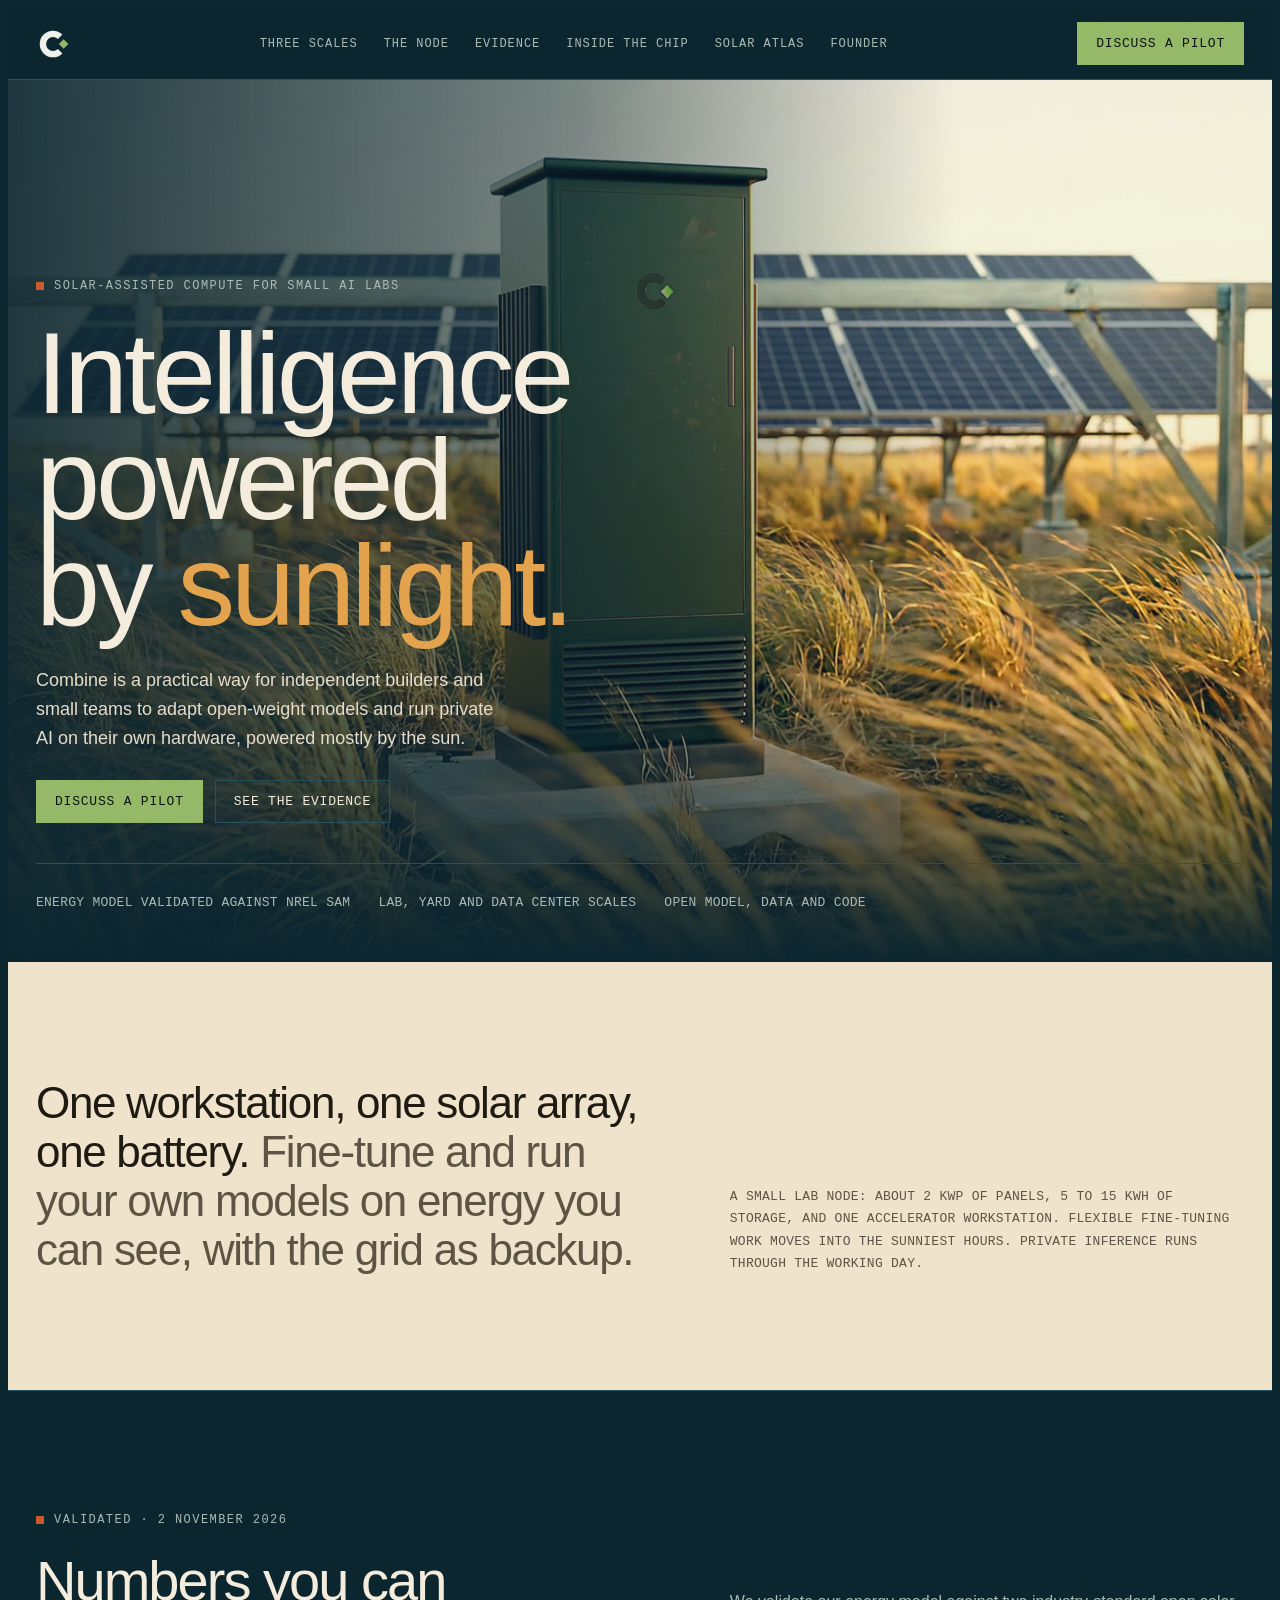
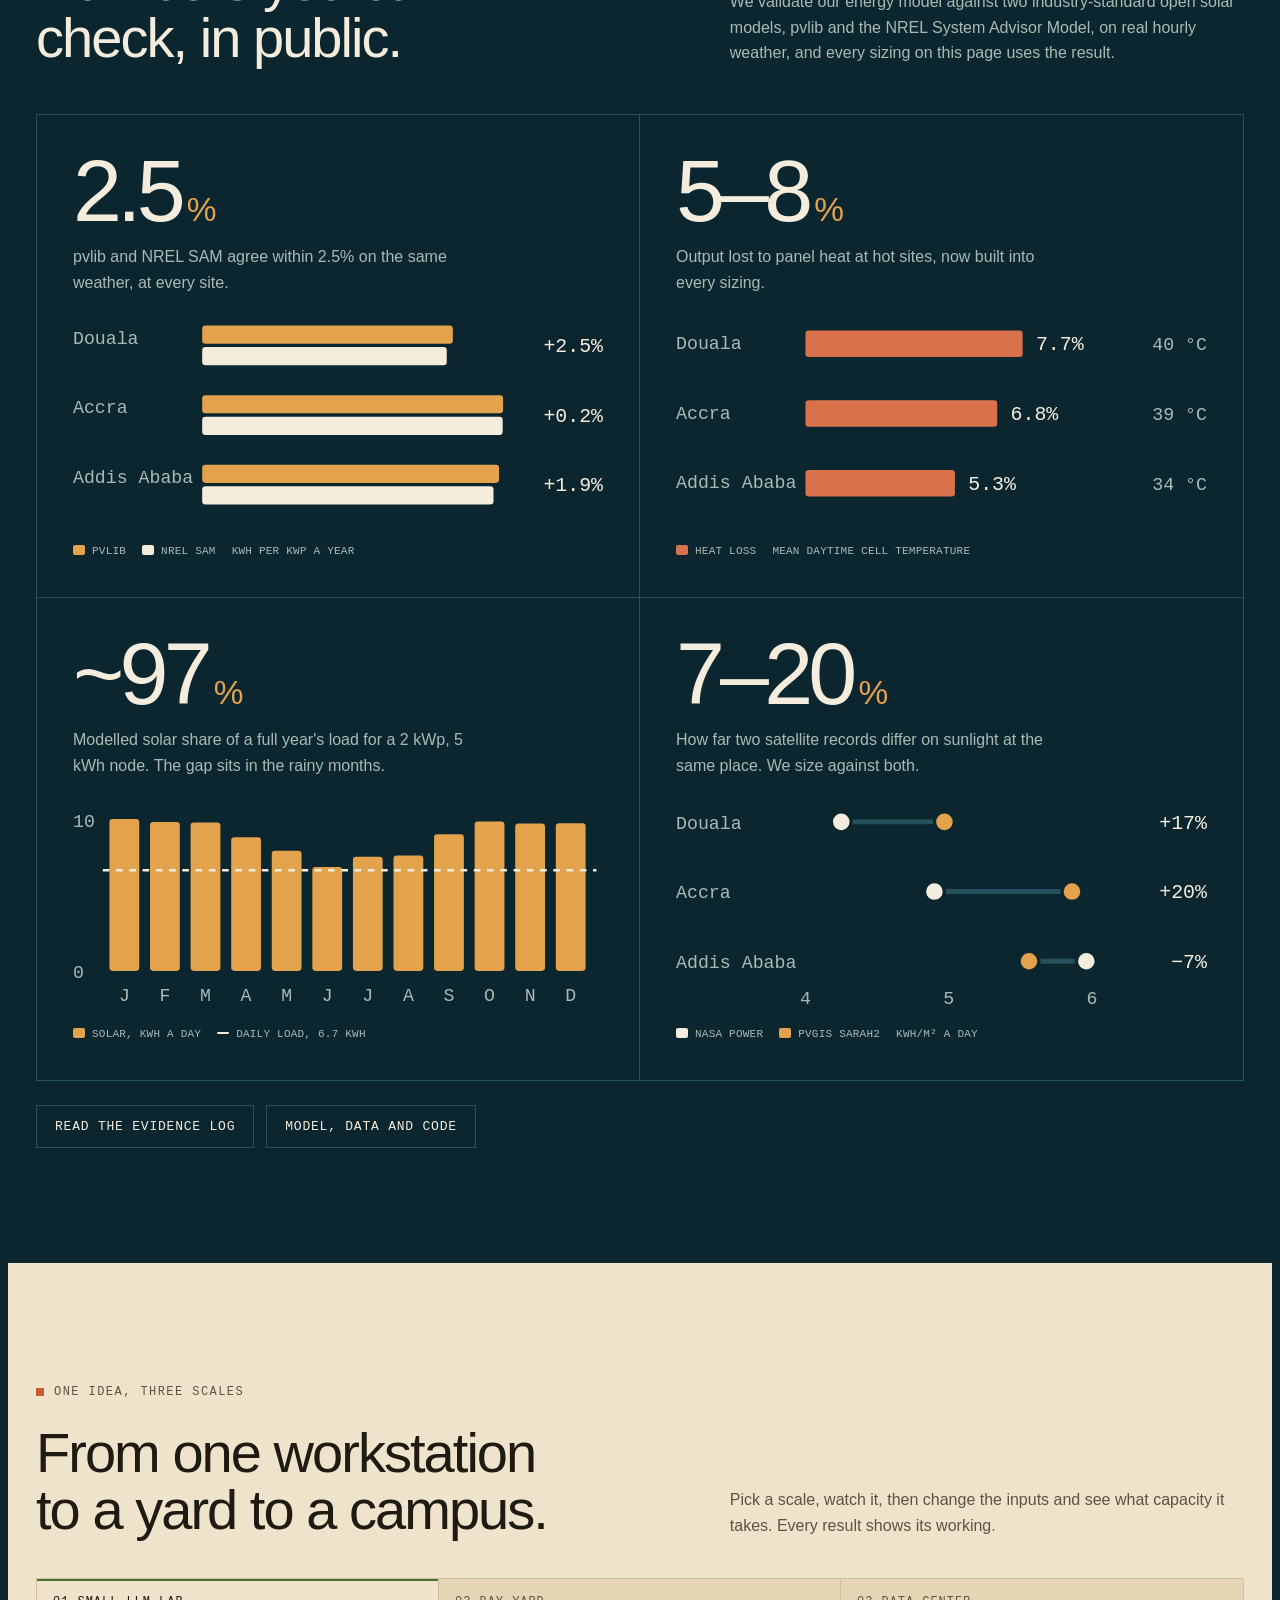
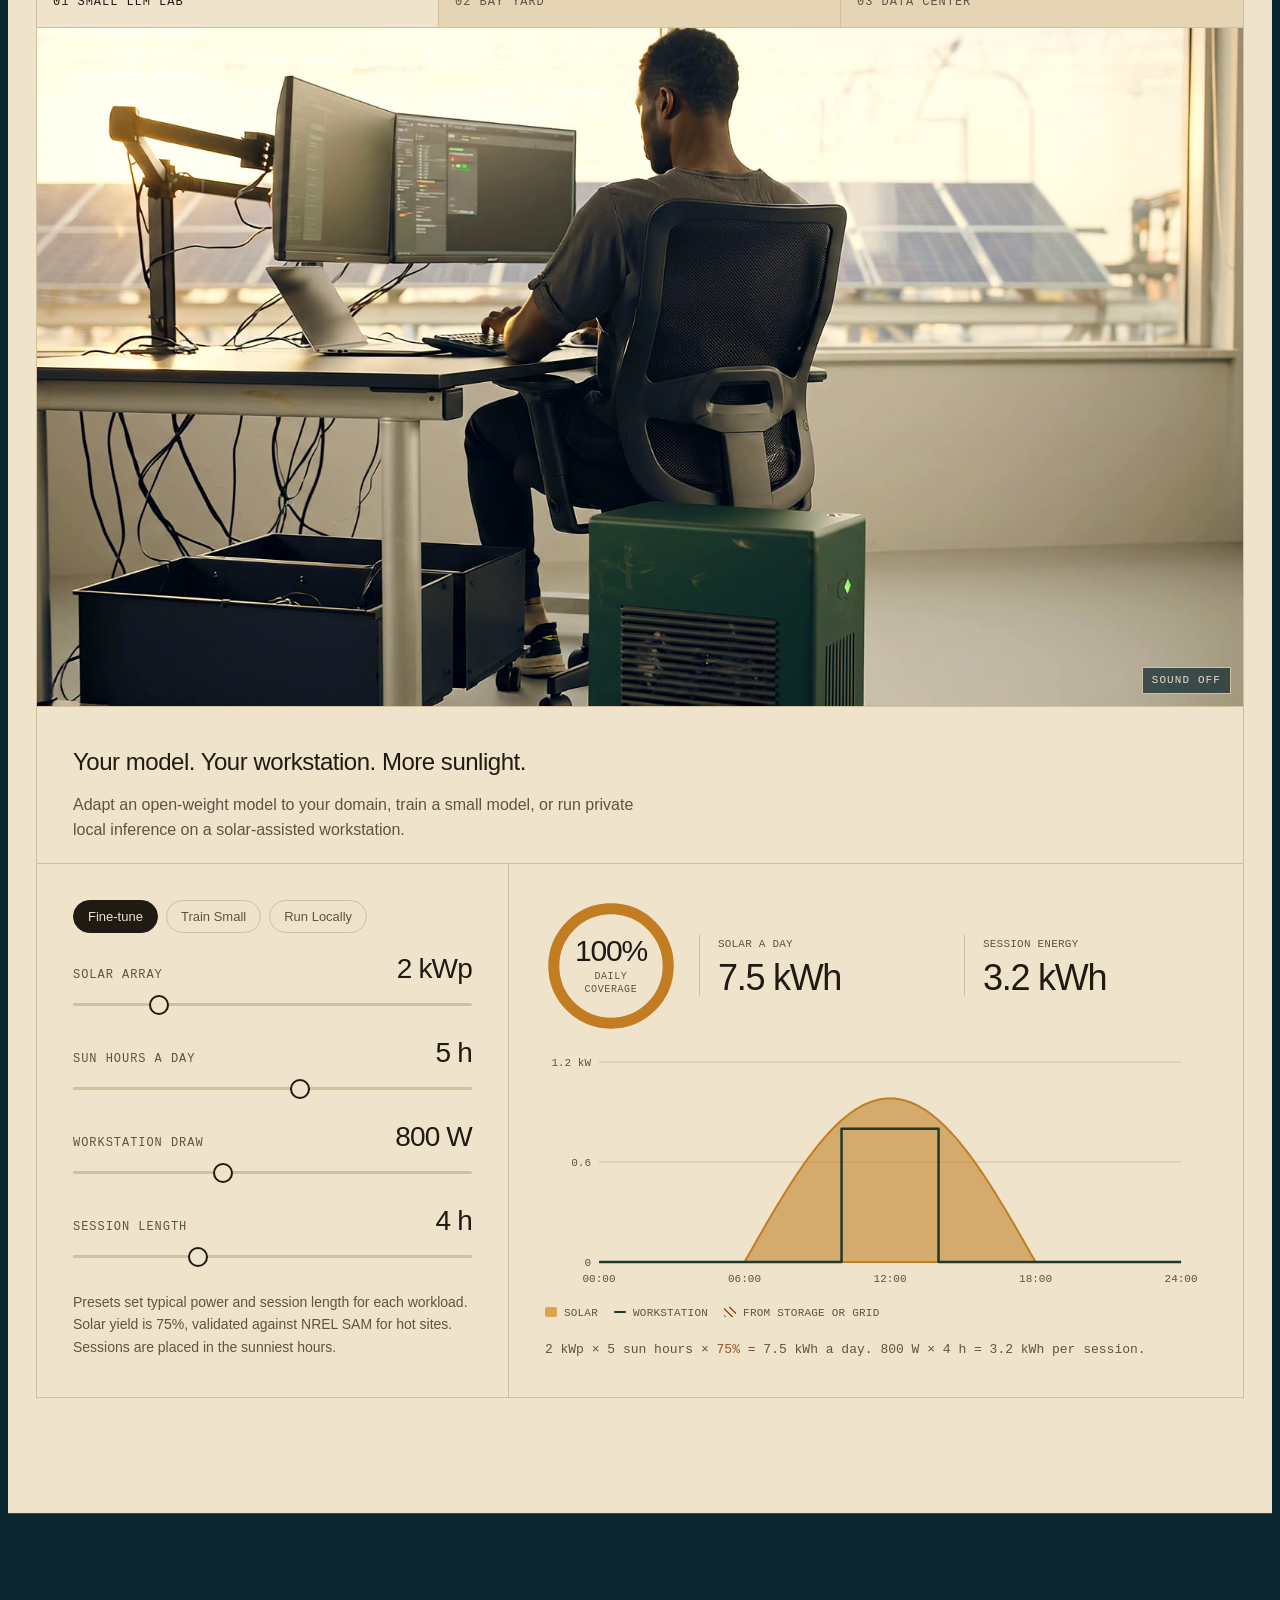
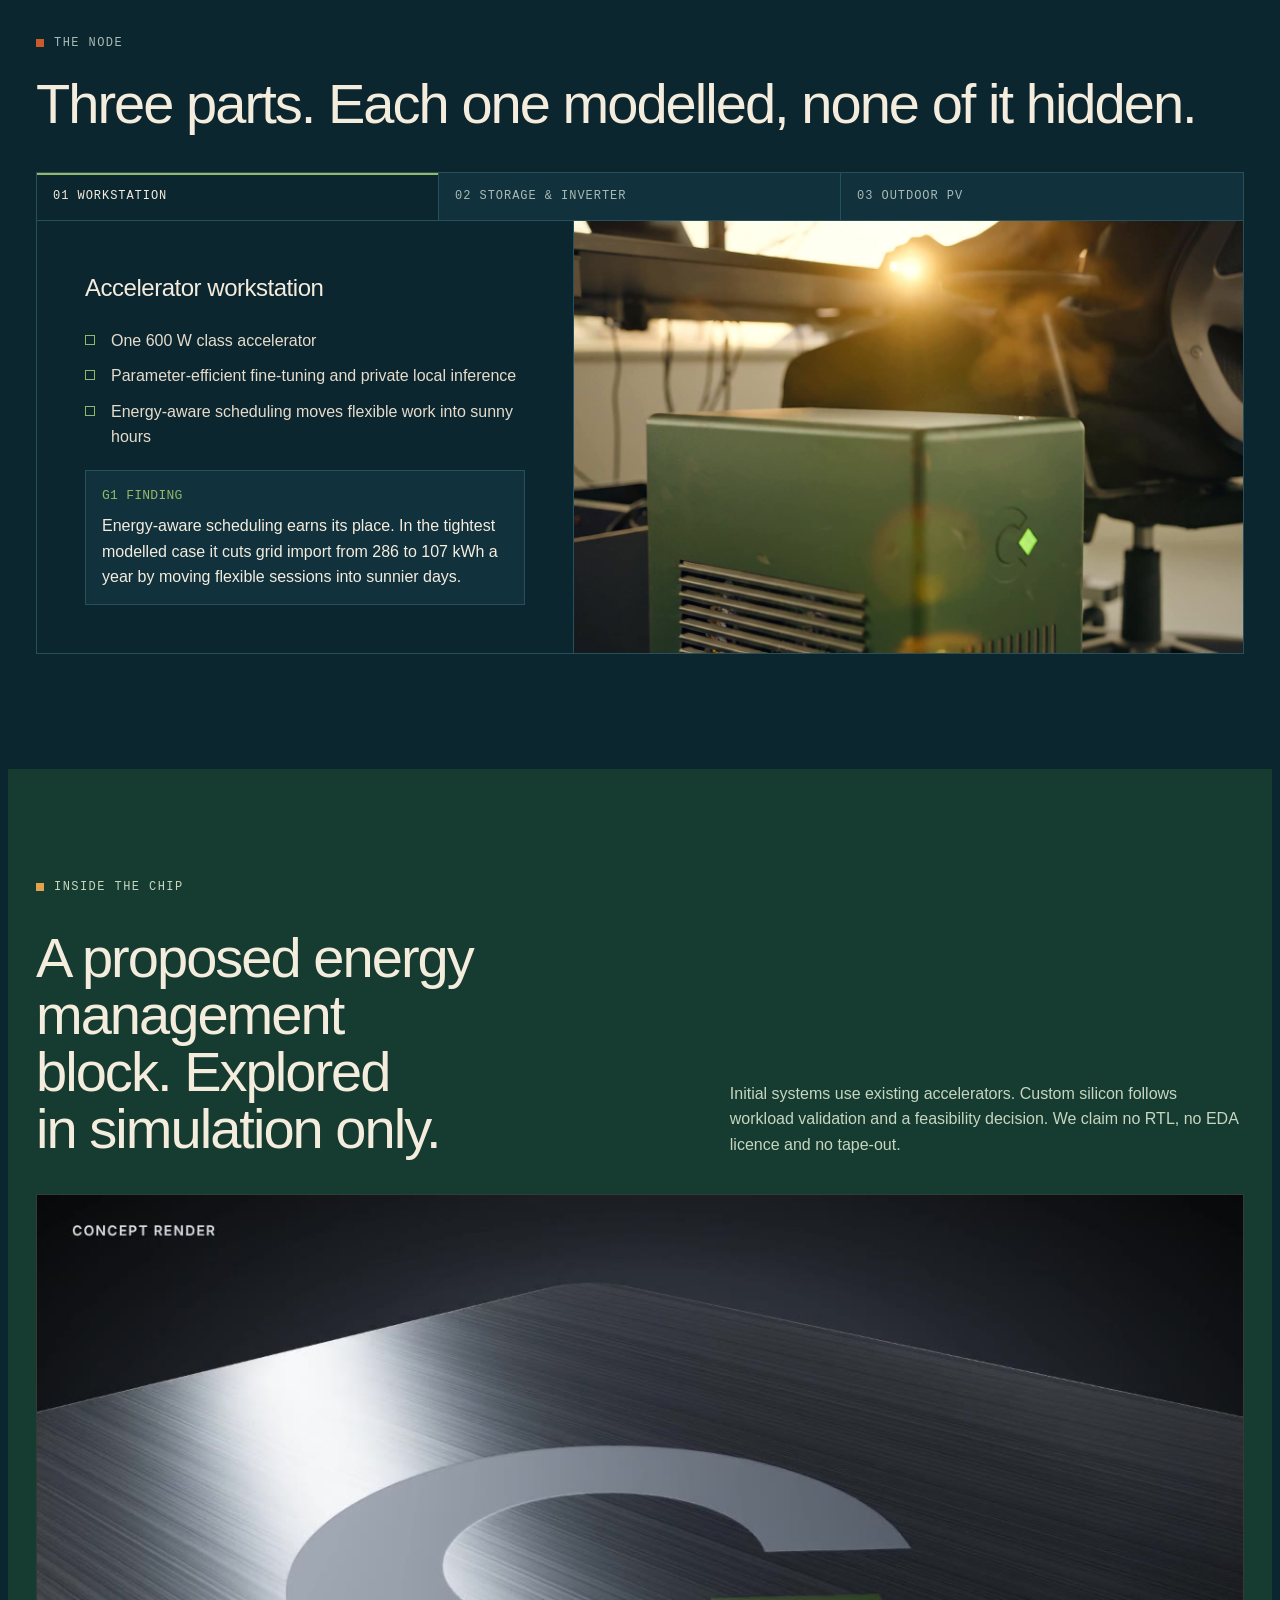
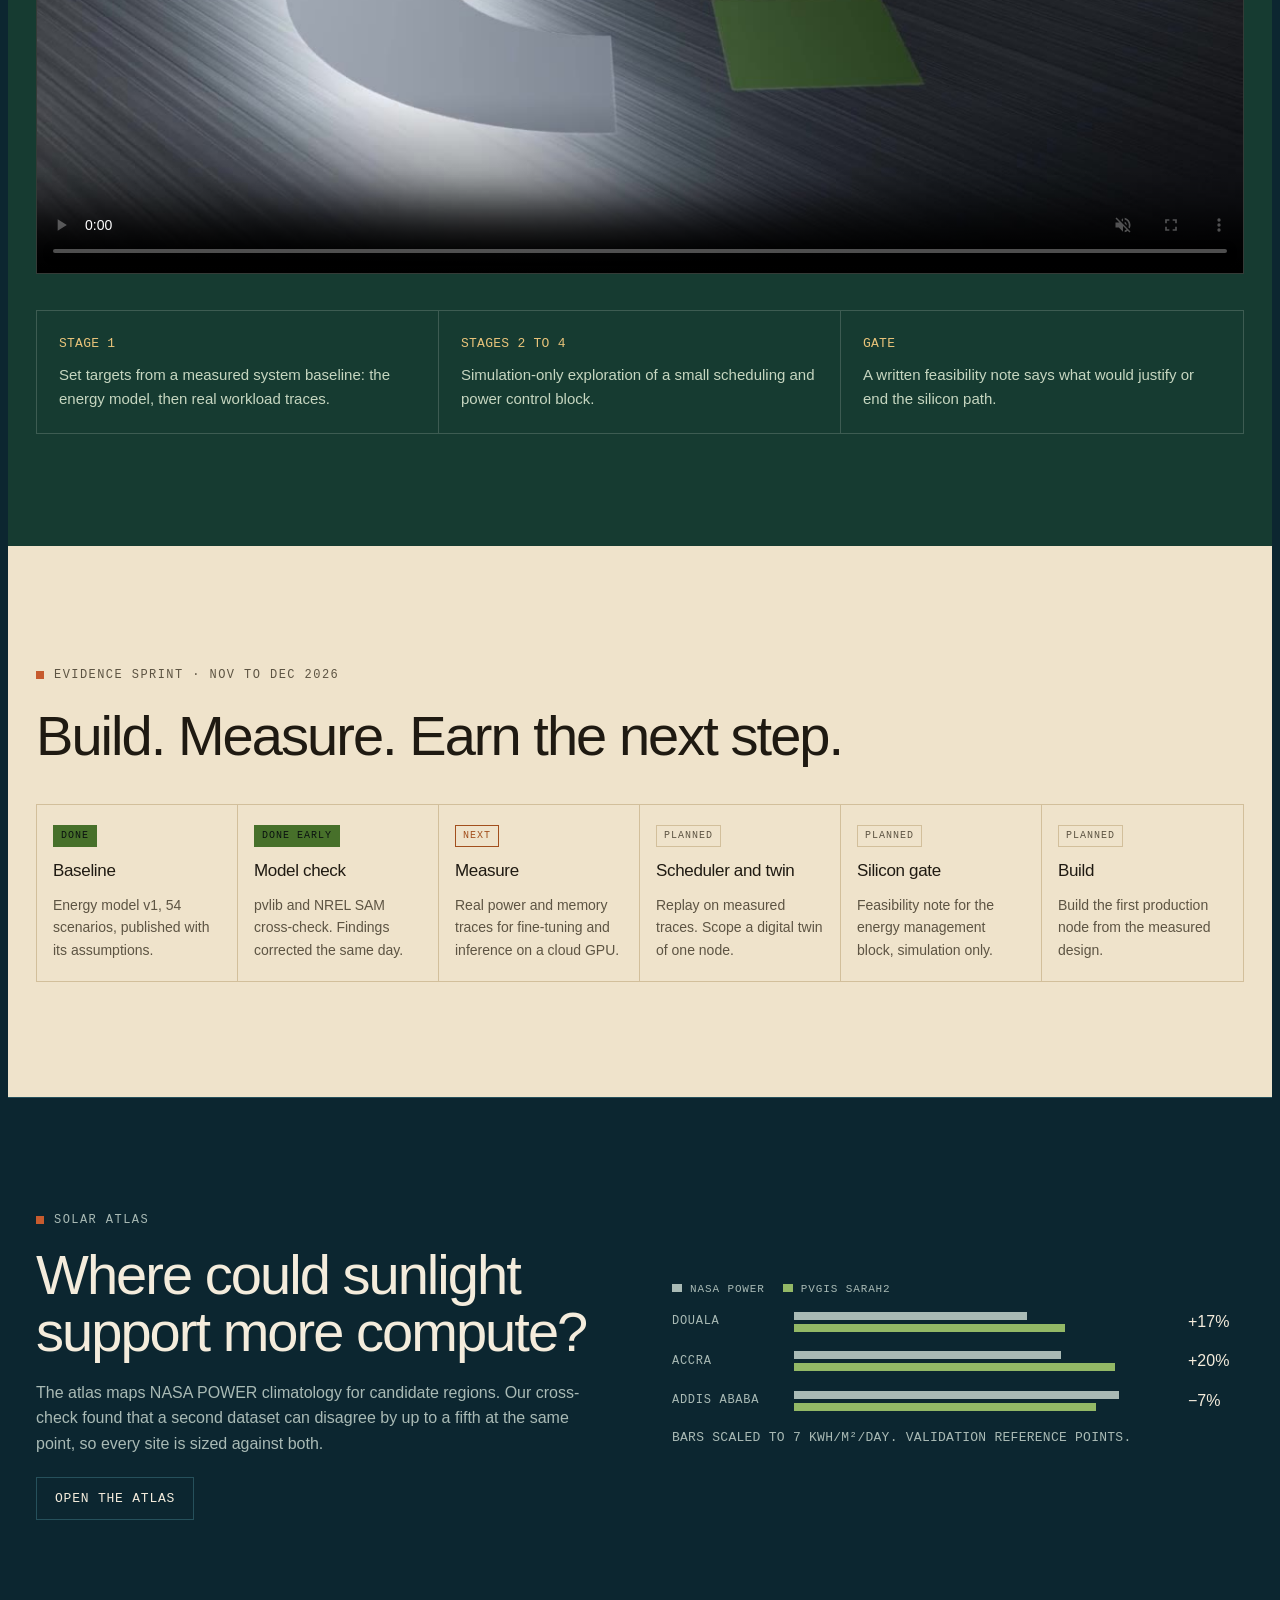
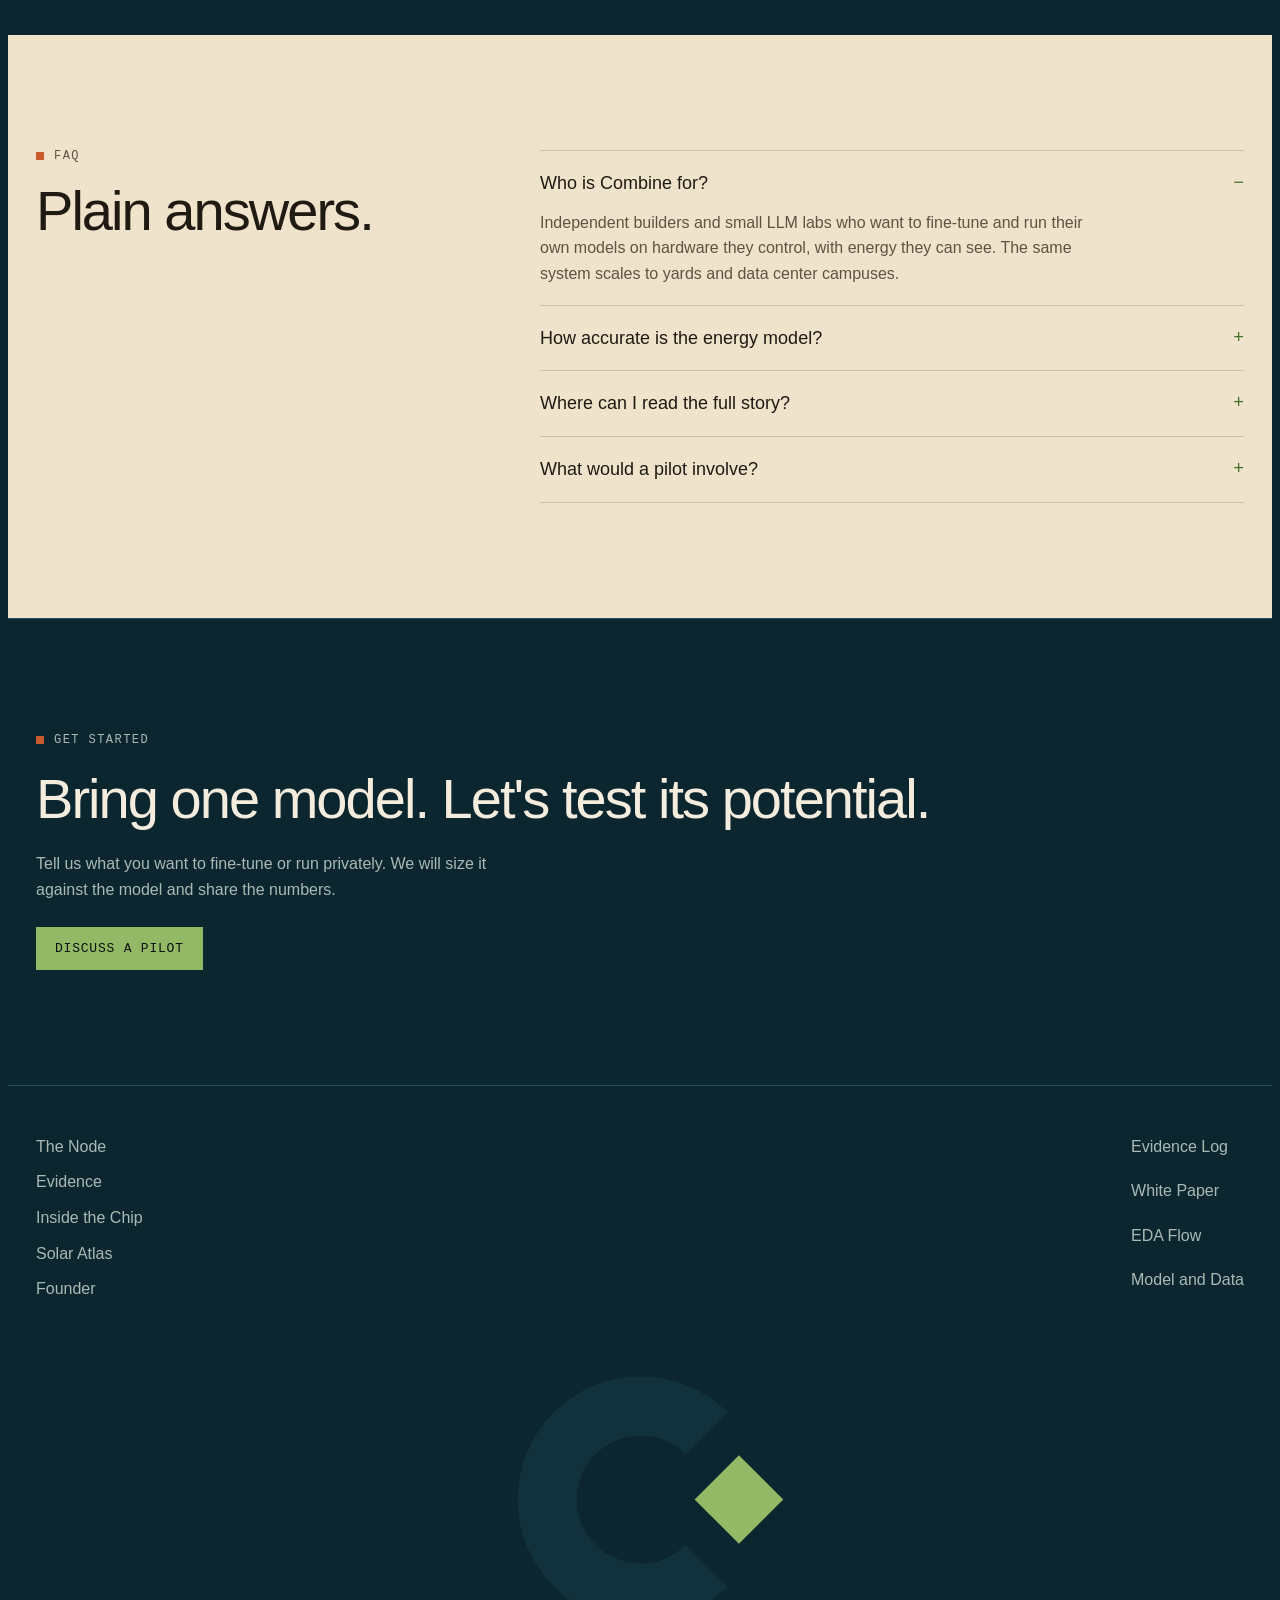
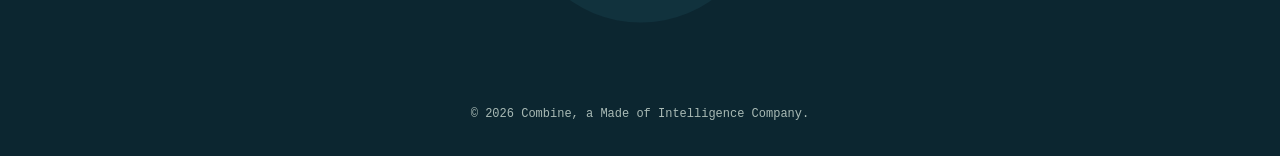
<file: index.html>
<!doctype html>
<html lang="en">
<head>
<meta charset="utf-8">
<script>(function(){var h=location.hostname;if(h==="asiyetajwa.github.io"||h==="combinelabs.pages.dev"){var p=location.pathname;if(h==="asiyetajwa.github.io"&&p.indexOf("/combine")===0){p=p.slice(8)||"/";}p=p.replace(/\.html$/,"");if(p==="/index"){p="/";}location.replace("https://combinelabs.tech"+p+location.search+location.hash);}})();</script>
<meta name="viewport" content="width=device-width, initial-scale=1">
<title>Combine | Intelligence powered by sunlight</title>
<meta name="description" content="Solar-assisted compute for small AI labs. Fine-tune and run your own models on hardware you control, powered mostly by the sun.">
<meta name="theme-color" content="#0c2630">
<meta property="og:title" content="Combine | Intelligence powered by sunlight">
<meta property="og:description" content="Solar-assisted compute for small AI labs. Fine-tune and run your own models on hardware you control, powered mostly by the sun.">
<meta property="og:type" content="website">
<meta property="og:url" content="https://asiyetajwa.github.io/combine/">
<meta name="referrer" content="strict-origin-when-cross-origin">
<meta http-equiv="Content-Security-Policy" content="default-src 'none'; script-src 'self' 'unsafe-inline' https://cdnjs.cloudflare.com https://cdn.jsdelivr.net; style-src 'self' 'unsafe-inline' https://fonts.googleapis.com; font-src https://fonts.gstatic.com; img-src 'self' data:; media-src 'self'; connect-src 'none'; base-uri 'none'; form-action 'none'">
<link rel="icon" type="image/svg+xml" href="data:image/svg+xml,%3Csvg%20xmlns%3D%22http%3A%2F%2Fwww.w3.org%2F2000%2Fsvg%22%20viewBox%3D%220%200%2064%2064%22%20fill%3D%22none%22%3E%3Cpath%20d%3D%22M49.7%2014.3a25%2025%200%201%200%200%2035.4l-8.5-8.5a13%2013%200%201%201%200-18.4l8.5-8.5Z%22%20fill%3D%22%23183c31%22%2F%3E%3Cpath%20d%3D%22m52%2023%209%209-9%209-9-9%209-9Z%22%20fill%3D%22%23759651%22%2F%3E%3C%2Fsvg%3E">
<link rel="preconnect" href="https://fonts.googleapis.com">
<link rel="preconnect" href="https://fonts.gstatic.com" crossorigin>
<link rel="stylesheet" href="https://fonts.googleapis.com/css2?family=Geist:wght@300;400;500;600&family=Geist+Mono:wght@400;500&display=swap">
<style>
/* Layout: 1970s colour film in African light. Deep lake-teal grounds alternate with sun-warmed sand; ochre and terracotta carry the warmth, forest green stays the brand. Editorial serif headlines, film grain, hard low-sun shadows. */
:root {
  color-scheme: dark;
  --ground: #0c2630;       /* deep lake teal */
  --panel: #11323d;        /* raised surfaces on teal */
  --rule: #26505b;         /* hairlines on teal */
  --ink: #f4ecdc;          /* warm paper text */
  --dim: #a9bab5;          /* secondary text on teal */
  --leaf: #93b866;         /* brand green, lifted for dark ground */
  --forest: #163b31;       /* brand forest, hardware band */
  --sun: #e3a24c;          /* ochre, low sun */
  --terra: #c75b2e;        /* terracotta */
  --display: "Geist", "Helvetica Neue", Arial, sans-serif;
  --mono: "Geist Mono", ui-monospace, "SFMono-Regular", Menlo, monospace;
  --gutter-l: max(16px, env(safe-area-inset-left, 0px));
  --gutter-r: max(16px, env(safe-area-inset-right, 0px));
}
* { box-sizing: border-box; }
[hidden] { display: none !important; }
body { background: var(--ground); color: var(--ink); font: 400 16px/1.6 var(--display); -webkit-font-smoothing: antialiased; }
a { color: inherit; }
a:focus-visible, button:focus-visible, input:focus-visible { outline: 2px solid var(--leaf); outline-offset: 3px; }
.wrap { max-width: 1240px; margin: 0 auto; padding-left: var(--gutter-l); padding-right: var(--gutter-r); }
.eyebrow { font: 500 12px/1 var(--mono); letter-spacing: .12em; text-transform: uppercase; color: var(--dim); display: inline-flex; align-items: center; gap: 10px; }
.eyebrow::before { content: ""; width: 8px; height: 8px; background: var(--terra); }
h1, h2, h3 { font-weight: 300; letter-spacing: -.035em; text-wrap: balance; margin: 0; }
h1 em, h2 em { font-style: normal; }
h2 { font-size: clamp(32px, 5vw, 56px); line-height: 1.02; }
h3 { font-size: 24px; font-weight: 400; letter-spacing: -.02em; }
p { margin: 0; }
.mono { font: 400 13px/1.7 var(--mono); color: var(--dim); text-transform: uppercase; letter-spacing: .02em; }
.btn { display: inline-flex; align-items: center; gap: 10px; font: 500 13px/1 var(--mono); text-transform: uppercase; letter-spacing: .06em; padding: 14px 18px; text-decoration: none; border: 1px solid var(--leaf); background: var(--leaf); color: #0b1210; }
.btn.ghost { background: transparent; color: var(--ink); border-color: var(--rule); }
section { border-top: 1px solid var(--rule); }
.sand { --ground: #efe3cb; --panel: #e6d5b5; --rule: #d2bf9b; --ink: #1f1a12; --dim: #5d5443; --leaf: #47702a; --sun: #a24f1d; background: var(--ground); color: var(--ink); border-top: 0; }
.sand .btn { color: #f4ecdc; }
.sand .btn.ghost { color: var(--ink); }
/* film grain over everything, very light */
body::after { content: ""; position: fixed; inset: 0; pointer-events: none; z-index: 40; opacity: .07; mix-blend-mode: overlay; background-image: url("data:image/svg+xml,%3Csvg xmlns='http://www.w3.org/2000/svg' width='160' height='160'%3E%3Cfilter id='n'%3E%3CfeTurbulence type='fractalNoise' baseFrequency='.9' numOctaves='2' stitchTiles='stitch'/%3E%3C/filter%3E%3Crect width='100%25' height='100%25' filter='url(%23n)'/%3E%3C/svg%3E"); }
.pad { padding-block: clamp(56px, 9vw, 120px); }

/* mockup banner */

/* nav */
nav.top { position: sticky; top: env(safe-area-inset-top, 0px); z-index: 20; background: color-mix(in srgb, var(--ground) 82%, transparent); backdrop-filter: blur(10px); border-bottom: 1px solid var(--rule); }
body::before { content: ""; position: fixed; inset: 0 0 auto; height: env(safe-area-inset-top, 0px); z-index: 30; background: var(--ground); }
nav.top .wrap { display: flex; align-items: center; justify-content: space-between; gap: 16px; padding-block: 14px; }
.brand { display: flex; align-items: center; gap: 10px; font: 500 22px/1 var(--display); letter-spacing: -.04em; text-decoration: none; }
.brand svg { width: 34px; height: 34px; }
.navlinks { display: flex; gap: 26px; font: 500 12px/1 var(--mono); text-transform: uppercase; letter-spacing: .08em; color: var(--dim); }
.navlinks a { text-decoration: none; }
.navlinks a:hover { color: var(--ink); }
@media (max-width: 860px) { .navlinks { display: none; } }

/* hero */
.hero { position: relative; overflow: hidden; border-top: 0; }
.hero-media { position: absolute; inset: 0; }
.hero-media img, .hero-media video { width: 100%; height: 100%; object-fit: cover; object-position: 50% 60%; animation: drift 24s ease-in-out infinite alternate; }
@keyframes drift { from { transform: scale(1.02) translate(0, 0); } to { transform: scale(1.08) translate(-1.5%, -1%); } }
.hero-media img { display: none; } .hero-media video { animation: none; }
@media (prefers-reduced-motion: reduce) { .hero-media video { display: none; } .hero-media img { display: block; animation: none; } }
.hero-media::after { content: ""; position: absolute; inset: 0; background: linear-gradient(90deg, rgba(12,38,48,.92) 0%, rgba(12,38,48,.55) 45%, rgba(12,38,48,.05) 75%), linear-gradient(0deg, rgba(12,38,48,1) 0%, rgba(12,38,48,0) 30%); }
.hero .wrap { position: relative; padding-block: clamp(96px, 16vw, 200px) 48px; display: grid; gap: 28px; }
.hero h1 { font-size: clamp(52px, 9vw, 128px); line-height: .92; max-width: 11ch; }
.hero h1 em { font-style: normal; color: var(--sun); }
.hero p.lead { max-width: 46ch; color: #e6dccb; font-size: 18px; }
.hero .ctas { display: flex; flex-wrap: wrap; gap: 12px; }
.tag { position: absolute; right: var(--gutter-r); bottom: 18px; font: 500 11px/1 var(--mono); letter-spacing: .1em; text-transform: uppercase; color: #e6dccb; background: rgba(12,38,48,.6); border: 1px solid var(--rule); padding: 8px 10px; }
.status { display: flex; flex-wrap: wrap; gap: 8px 28px; padding-top: 28px; margin-top: 12px; border-top: 1px solid var(--rule); }

/* foundation */
.split { display: grid; grid-template-columns: 1.2fr 1fr; gap: clamp(28px, 6vw, 96px); align-items: end; }
.split > * { min-width: 0; }
@media (max-width: 860px) { .split { grid-template-columns: 1fr; } }
.statement { font-size: clamp(28px, 4vw, 44px); line-height: 1.12; letter-spacing: -.03em; font-weight: 300; color: var(--dim); }
.statement b { color: var(--ink); font-weight: 400; }

/* evidence figures */
.figs { display: grid; grid-template-columns: repeat(4, 1fr); border: 1px solid var(--rule); margin-top: 48px; }
.fig { padding: 28px 24px 24px; border-right: 1px solid var(--rule); display: grid; gap: 12px; align-content: start; min-width: 0; }
.fig:last-child { border-right: 0; }
.fig .num { font: 300 clamp(40px, 5vw, 60px)/1 var(--display); letter-spacing: -.05em; font-variant-numeric: tabular-nums; }
.fig .num small { font-size: .45em; color: var(--dim); letter-spacing: -.02em; margin-left: 4px; }
.fig .src { font: 500 11px/1.4 var(--mono); text-transform: uppercase; letter-spacing: .08em; color: var(--leaf); }
@media (max-width: 960px) { .figs { grid-template-columns: 1fr 1fr; } .fig:nth-child(2) { border-right: 0; } .fig:nth-child(-n+2) { border-bottom: 1px solid var(--rule); } }
@media (max-width: 520px) { .figs { grid-template-columns: 1fr; } .fig { border-right: 0; border-bottom: 1px solid var(--rule); } .fig:last-child { border-bottom: 0; } }
.evlink { margin-top: 24px; display: flex; flex-wrap: wrap; gap: 12px; align-items: center; }

/* product tabs */
.tabs { display: grid; grid-template-columns: repeat(3, 1fr); border: 1px solid var(--rule); margin-top: 40px; }
.tabs button { background: var(--panel); color: var(--dim); border: 0; border-right: 1px solid var(--rule); padding: 16px; font: 500 12px/1.3 var(--mono); text-transform: uppercase; letter-spacing: .08em; cursor: pointer; text-align: left; }
.tabs button:last-child { border-right: 0; }
.tabs button[aria-selected="true"] { background: var(--ground); color: var(--ink); box-shadow: inset 0 2px 0 var(--leaf); }
.panelview { display: grid; grid-template-columns: 1fr 1.25fr; border: 1px solid var(--rule); border-top: 0; }
.panelview > * { min-width: 0; }
.panelview .copy { padding: clamp(24px, 4vw, 48px); display: grid; gap: 20px; align-content: start; }
.panelview figure { margin: 0; position: relative; border-left: 1px solid var(--rule); background: var(--panel); }
.panelview img { display: block; width: 100%; height: 100%; object-fit: cover; aspect-ratio: 16 / 10; max-width: 100%; }
.panelview figcaption { position: absolute; left: 12px; bottom: 12px; font: 500 11px/1 var(--mono); text-transform: uppercase; letter-spacing: .1em; background: rgba(12,38,48,.7); padding: 7px 9px; color: #e6dccb; }
.checks { list-style: none; margin: 0; padding: 0; display: grid; gap: 10px; }
.checks li { display: grid; grid-template-columns: 14px 1fr; gap: 12px; align-items: baseline; color: #e6dccb; }
.checks li::before { content: ""; width: 8px; height: 8px; border: 1px solid var(--leaf); transform: translateY(-1px); }
.g1note { border: 1px solid var(--rule); background: var(--panel); padding: 14px 16px; display: grid; gap: 6px; }
@media (max-width: 860px) { .panelview { grid-template-columns: 1fr; } .panelview figure { border-left: 0; border-top: 1px solid var(--rule); order: -1; } .tabs button { padding: 12px 10px; font-size: 11px; } }

/* calculator */
.calc { display: grid; grid-template-columns: 1fr 1fr; gap: 0; border: 1px solid var(--rule); margin-top: 40px; }
.calc > * { min-width: 0; padding: clamp(20px, 3vw, 36px); }
.calc .inputs { display: grid; grid-template-columns: 1fr 1fr; gap: 18px; border-right: 1px solid var(--rule); align-content: start; }
.calc label { display: grid; gap: 8px; font: 500 11px/1.3 var(--mono); text-transform: uppercase; letter-spacing: .08em; color: var(--dim); }
.calc input { background: var(--panel); color: var(--ink); border: 1px solid var(--rule); padding: 12px; font: 400 20px/1 var(--display); font-variant-numeric: tabular-nums; width: 100%; }
.calc .out { display: grid; gap: 18px; align-content: start; }
.bar { height: 10px; background: var(--panel); border: 1px solid var(--rule); position: relative; }
.bar i { position: absolute; inset: 0 auto 0 0; background: var(--leaf); }
.readout { display: grid; grid-template-columns: 1fr auto; gap: 8px 16px; font-variant-numeric: tabular-nums; }
.readout span:nth-child(odd) { color: var(--dim); }
.formula { font: 400 13px/1.7 var(--mono); color: var(--dim); }
.formula b { color: var(--sun); font-weight: 500; }
@media (max-width: 860px) { .calc { grid-template-columns: 1fr; } .calc .inputs { border-right: 0; border-bottom: 1px solid var(--rule); } }

/* hardware band */
.band { background: var(--forest); border-top: 0; }
.band .wrap { padding-block: clamp(56px, 9vw, 112px); display: grid; gap: 36px; }
.band .eyebrow { color: #c6d6c0; }
.band .eyebrow::before { background: var(--sun); }
.filmframe { border: 1px solid rgba(238,241,234,.18); background: #0b1210; position: relative; }
.filmframe video { display: block; width: 100%; height: auto; aspect-ratio: 16 / 9; max-width: 100%; }
.bandgrid { display: grid; grid-template-columns: repeat(3, 1fr); border: 1px solid rgba(238,241,234,.18); }
.bandgrid > div { padding: 22px; border-right: 1px solid rgba(238,241,234,.18); display: grid; gap: 8px; min-width: 0; }
.bandgrid > div:last-child { border-right: 0; }
.bandgrid p { color: #c6d6c0; font-size: 15px; }
@media (max-width: 860px) { .bandgrid { grid-template-columns: 1fr; } .bandgrid > div { border-right: 0; border-bottom: 1px solid rgba(238,241,234,.18); } .bandgrid > div:last-child { border-bottom: 0; } }

/* sprint timeline */
.weeks { display: grid; grid-template-columns: repeat(6, 1fr); border: 1px solid var(--rule); margin-top: 40px; }
.week { padding: 20px 16px; border-right: 1px solid var(--rule); display: grid; gap: 10px; align-content: start; min-width: 0; }
.week:last-child { border-right: 0; }
.week .state { font: 500 10px/1 var(--mono); letter-spacing: .1em; text-transform: uppercase; padding: 5px 7px; justify-self: start; border: 1px solid var(--rule); color: var(--dim); }
.week .state.done { color: #0b1210; background: var(--leaf); border-color: var(--leaf); }
.week .state.now { color: var(--sun); border-color: var(--sun); }
.week h3 { font-size: 17px; }
.week p { font-size: 14px; color: var(--dim); }
@media (max-width: 1000px) { .weeks { grid-template-columns: repeat(3, 1fr); } .week:nth-child(3) { border-right: 0; } .week:nth-child(-n+3) { border-bottom: 1px solid var(--rule); } }
@media (max-width: 560px) { .weeks { grid-template-columns: 1fr; } .week { border-right: 0; border-bottom: 1px solid var(--rule); } .week:last-child { border-bottom: 0; } }

/* atlas */
.atlas { display: grid; grid-template-columns: 1fr 1fr; gap: clamp(28px, 5vw, 72px); align-items: center; }
.atlas > * { min-width: 0; }
.cmp { display: grid; gap: 14px; }
.cmprow { display: grid; grid-template-columns: 110px 1fr 56px; gap: 12px; align-items: center; font-variant-numeric: tabular-nums; }
.cmprow .lbl { font: 500 12px/1.2 var(--mono); text-transform: uppercase; letter-spacing: .06em; color: var(--dim); }
.pair { display: grid; gap: 4px; }
.pair i { display: block; height: 8px; }
.pair i.n { background: var(--dim); }
.pair i.p { background: var(--leaf); }
.legend { display: flex; gap: 18px; font: 500 11px/1 var(--mono); text-transform: uppercase; letter-spacing: .08em; color: var(--dim); }
.legend span::before { content: ""; display: inline-block; width: 10px; height: 8px; margin-right: 8px; background: var(--dim); }
.legend span.p::before { background: var(--leaf); }
@media (max-width: 860px) { .atlas { grid-template-columns: 1fr; } }

/* faq */
.faq { display: grid; grid-template-columns: 1fr 1.6fr; gap: clamp(28px, 5vw, 72px); }
.faq > * { min-width: 0; }
details.q { border-top: 1px solid var(--rule); padding-block: 18px; }
details.q:last-child { border-bottom: 1px solid var(--rule); }
details.q summary { cursor: pointer; list-style: none; display: flex; justify-content: space-between; gap: 16px; font-size: 18px; }
details.q summary::-webkit-details-marker { display: none; }
details.q summary::after { content: "+"; font-family: var(--mono); color: var(--leaf); }
details.q[open] summary::after { content: "−"; }
details.q p { color: var(--dim); margin-top: 12px; max-width: 62ch; }
@media (max-width: 860px) { .faq { grid-template-columns: 1fr; } }

/* closing */
.close { display: grid; gap: 24px; }
footer { border-top: 1px solid var(--rule); overflow: hidden; }
footer .wrap { padding-block: 48px 0; display: grid; gap: 32px; }
.fcols { display: flex; flex-wrap: wrap; gap: 32px 72px; justify-content: space-between; }
.fcols ul { list-style: none; margin: 0; padding: 0; display: grid; gap: 10px; }
.fcols a { text-decoration: none; color: var(--dim); }
.footmark { color: var(--panel); margin: 8px 0 16px; line-height: 0; display: flex; justify-content: center; }
.footmark svg { width: min(31.5vw, 315px); height: auto; }
.wordmark { font: 500 clamp(80px, 24vw, 340px)/.78 var(--display); letter-spacing: -.07em; color: var(--panel); -webkit-text-stroke: 1px var(--rule); margin-bottom: -.12em; user-select: none; }
.legal { font: 400 12px/1.6 var(--mono); color: var(--dim); padding-bottom: 24px; text-align: center; }

/* three scales */
.scale { border: 1px solid var(--rule); border-top: 0; }
.scalefilm { position: relative; background: #0b1210; border-bottom: 1px solid var(--rule); }
.scalefilm video { display: block; width: 100%; height: auto; aspect-ratio: 16 / 9; object-fit: cover; max-width: 100%; }
.filmtag { position: absolute; left: 12px; bottom: 12px; font: 500 11px/1 var(--mono); text-transform: uppercase; letter-spacing: .1em; background: rgba(12,38,48,.7); padding: 7px 9px; color: #e6dccb; }
.sound { position: absolute; right: 12px; bottom: 12px; font: 500 11px/1 var(--mono); text-transform: uppercase; letter-spacing: .1em; background: rgba(12,38,48,.7); color: #e6dccb; border: 1px solid var(--rule); padding: 7px 9px; cursor: pointer; }
.sound[aria-pressed="true"] { color: var(--ground); background: var(--leaf); border-color: var(--leaf); }
.scalehead { padding: clamp(20px, 3vw, 36px) clamp(20px, 3vw, 36px) 0; display: grid; gap: 10px; max-width: 72ch; }
.scalehead p { color: var(--dim); }
.presets { display: flex; flex-wrap: wrap; gap: 8px; padding: 20px clamp(20px, 3vw, 36px) 0; }
.presets button { background: var(--panel); color: var(--dim); border: 1px solid var(--rule); padding: 10px 14px; font: 500 12px/1 var(--mono); text-transform: uppercase; letter-spacing: .08em; cursor: pointer; }
.presets button[aria-pressed="true"] { color: var(--ink); border-color: var(--leaf); box-shadow: inset 0 -2px 0 var(--leaf); }
.scale .calc { border: 0; border-top: 0; margin-top: 20px; border-top: 1px solid var(--rule); }
.calc select { background: var(--panel); color: var(--ink); border: 1px solid var(--rule); padding: 12px; font: 400 15px/1.2 var(--display); width: 100%; }
.badge { justify-self: start; border: 1px solid var(--leaf); color: var(--leaf); padding: 6px 9px; }
.badge.deficit { border-color: var(--sun); color: var(--sun); }
.err { color: var(--sun); }
.bar i { width: 0; transition: width .3s ease; }
.baycheck { border-top: 1px solid var(--rule); padding-bottom: clamp(20px, 3vw, 36px); display: grid; gap: 14px; }
.baycheck p { padding-inline: clamp(20px, 3vw, 36px); max-width: 80ch; }
@media (max-width: 520px) { .calc .inputs { grid-template-columns: 1fr; } .filmtag { bottom: auto; top: 10px; left: 10px; } .sound { right: 10px; bottom: 10px; } }

/* polish v1: evidence cards and planners */
.evgrid { display: grid; grid-template-columns: repeat(2, minmax(0, 1fr)); gap: 0; border: 1px solid var(--rule); margin-top: 48px; }
.evcard { padding: clamp(22px, 3vw, 36px); display: grid; gap: 14px; align-content: start; min-width: 0; border-right: 1px solid var(--rule); border-bottom: 1px solid var(--rule); }
.evcard:nth-child(2n) { border-right: 0; }
.evcard:nth-last-child(-n+2) { border-bottom: 0; }
.evnum { font: 300 clamp(56px, 7vw, 88px)/.9 var(--display); letter-spacing: -.055em; font-variant-numeric: tabular-nums; color: var(--ink); }
.evnum small { font-size: .38em; color: var(--sun); letter-spacing: -.01em; margin-left: 6px; }
.evlead { color: var(--dim); max-width: 44ch; }
.evchart { width: 100%; height: auto; display: block; overflow: visible; }
.evchart .tick, .daychart .tick { font: 400 11px var(--mono); fill: var(--dim); }
.evchart .val { font: 500 12px var(--mono); fill: var(--ink); }
.m-ochre { fill: #e3a24c; } .m-paper { fill: #f4ecdc; } .m-terra { fill: #d9714a; }
.evchart .ref { stroke: var(--ink); stroke-width: 1.5; stroke-dasharray: 4 4; }
.evchart .conn { stroke: var(--rule); stroke-width: 3; }
.evchart .dot { stroke: var(--ground); stroke-width: 2; }
.evkey { display: flex; flex-wrap: wrap; gap: 6px 16px; font-size: 11px; }
.evkey i { display: inline-block; width: 12px; height: 10px; margin-right: 7px; vertical-align: -1px; border-radius: 2px; }
.k-ochre { background: #e3a24c; } .k-paper { background: #f4ecdc; } .k-terra { background: #d9714a; }
.k-line { height: 2px !important; vertical-align: 3px !important; background: var(--ink); }
.k-hatch { background: repeating-linear-gradient(45deg, #a8461e 0 2px, transparent 2px 5px); }
.evcard.armed .grow { transform: scaleX(0); transform-box: fill-box; transform-origin: left center; transition: transform 1s cubic-bezier(.2,.7,.2,1); }
#ev3 .grow { transform-origin: center bottom; }
.evcard.armed #ev3 .grow { transform: scaleY(0); }
.evcard.in .grow { transform: none !important; }
.evcard.armed .dot { opacity: 0; transition: opacity .6s ease .4s; }
.evcard.in .dot { opacity: 1; }
@media (max-width: 860px) { .evgrid { grid-template-columns: 1fr; } .evcard { border-right: 0; } .evcard:nth-last-child(2) { border-bottom: 1px solid var(--rule); } }

.planner { display: grid; grid-template-columns: minmax(0, .9fr) minmax(0, 1.4fr); border-top: 1px solid var(--rule); margin-top: 20px; }
.controls { padding: clamp(20px, 3vw, 36px); display: grid; gap: 22px; align-content: start; border-right: 1px solid var(--rule); min-width: 0; }
.chips { display: flex; flex-wrap: wrap; gap: 8px; }
.chips button { background: transparent; color: var(--dim); border: 1px solid var(--rule); border-radius: 999px; padding: 9px 14px; font: 500 13px/1 var(--display); cursor: pointer; }
.chips button[aria-pressed="true"] { background: var(--ink); color: var(--ground); border-color: var(--ink); }
.sl { display: grid; gap: 10px; }
.sl-head { display: flex; justify-content: space-between; align-items: baseline; gap: 12px; }
.sl-head label { font: 500 12px/1.2 var(--mono); text-transform: uppercase; letter-spacing: .08em; color: var(--dim); }
.sl-head output { font: 300 28px/1 var(--display); letter-spacing: -.03em; font-variant-numeric: tabular-nums; color: var(--ink); }
.sl input[type=range] { -webkit-appearance: none; appearance: none; width: 100%; height: 24px; background: transparent; cursor: pointer; margin: 0; }
.sl input[type=range]::-webkit-slider-runnable-track { height: 3px; background: var(--rule); border-radius: 2px; }
.sl input[type=range]::-moz-range-track { height: 3px; background: var(--rule); border-radius: 2px; }
.sl input[type=range]::-moz-range-progress { height: 3px; background: var(--sun); }
.sl input[type=range]::-webkit-slider-thumb { -webkit-appearance: none; width: 20px; height: 20px; margin-top: -8.5px; border-radius: 50%; background: var(--ground); border: 2px solid var(--ink); }
.sl input[type=range]::-moz-range-thumb { width: 16px; height: 16px; border-radius: 50%; background: var(--ground); border: 2px solid var(--ink); }
.note { color: var(--dim); font-size: 14px; }
.viz { padding: clamp(20px, 3vw, 36px); display: grid; gap: 16px; align-content: start; min-width: 0; }
.stats { display: grid; grid-template-columns: auto 1fr 1fr; gap: 0 22px; align-items: center; }
.ringwrap { position: relative; width: 132px; height: 132px; }
.ring { width: 132px; height: 132px; transform: rotate(-90deg); }
.ring-bg { fill: none; stroke: var(--panel); stroke-width: 10; }
.ring-fg { fill: none; stroke: #c27d22; stroke-width: 10; stroke-linecap: round; transition: stroke-dashoffset .5s cubic-bezier(.2,.7,.2,1); }
.ringtxt { position: absolute; inset: 0; display: grid; place-content: center; text-align: center; }
.ringtxt b { font: 300 30px/1 var(--display); letter-spacing: -.04em; font-variant-numeric: tabular-nums; }
.ringtxt span { font: 500 10px/1.3 var(--mono); text-transform: uppercase; letter-spacing: .06em; color: var(--dim); margin: 4px auto 0; max-width: 64%; text-wrap: balance; }
.stat { display: grid; gap: 6px; border-left: 1px solid var(--rule); padding-left: 18px; min-width: 0; }
.stat .mono { font-size: 11px; }
.stat b { font: 300 clamp(26px, 3vw, 36px)/1 var(--display); letter-spacing: -.035em; font-variant-numeric: tabular-nums; }
.stat b.neg { color: #a8461e; }
.daychart { margin: 0; position: relative; }
.daychart svg { width: 100%; height: auto; display: block; }
.daychart .grid { stroke: var(--rule); stroke-width: 1; }
.daychart .solar-area { fill: rgba(194,125,34,.55); stroke: #c27d22; stroke-width: 2; }
.daychart .load-line { fill: none; stroke: #1f3a2e; stroke-width: 2.5; stroke-linejoin: round; }
.daychart .cross { stroke: var(--ink); stroke-width: 1; stroke-dasharray: 3 3; }
.tip { position: absolute; top: 8px; display: grid; gap: 2px; background: var(--ink); color: var(--ground); padding: 8px 10px; font: 400 12px/1.4 var(--mono); pointer-events: none; min-width: 120px; border-radius: 4px; }
.viz .evkey { color: var(--dim); }
.viz .k-line { background: #1f3a2e; }
@media (max-width: 900px) { .planner { grid-template-columns: 1fr; } .controls { border-right: 0; border-bottom: 1px solid var(--rule); } }
@media (max-width: 520px) { .stats { grid-template-columns: auto 1fr; gap: 16px; } .stats .stat:last-child { grid-column: 1 / -1; border-left: 0; padding-left: 0; border-top: 1px solid var(--rule); padding-top: 12px; } .ringwrap, .ring { width: 120px; height: 120px; } .ringtxt b { font-size: 26px; } .ringtxt span { font-size: 9px; } }

</style>
</head>
<body>
<nav class="top" aria-label="Main">
  <div class="wrap">
    <a class="brand" href="#top" aria-label="Combine home">
      <svg viewBox="0 0 64 64" fill="none" aria-hidden="true"><path d="M49.7 14.3a25 25 0 1 0 0 35.4l-8.5-8.5a13 13 0 1 1 0-18.4l8.5-8.5Z" fill="#eef1ea"/><path d="m52 23 9 9-9 9-9-9 9-9Z" fill="#93b866"/></svg>
    </a>
    <div class="navlinks"><a href="#scales">Three Scales</a><a href="#node">The Node</a><a href="#evidence">Evidence</a><a href="#chip">Inside the Chip</a><a href="atlas.html">Solar Atlas</a><a href="founder.html">Founder</a></div>
    <a class="btn" href="pilot.html">Discuss a Pilot</a>
  </div>
</nav>

<header class="hero" id="top">
  <div class="hero-media"><video src="assets/hero-v3.mp4" poster="assets/hero-v3.jpg" autoplay muted loop playsinline preload="auto" aria-label="A Combine energy cabinet at golden hour in dry grassland, beside a row of solar panels, its etched mark and status light in sharp focus."></video><img src="assets/hero-v3.jpg" alt="A Combine energy cabinet at golden hour in dry grassland, beside a row of solar panels, its etched mark and status light in sharp focus."></div>
  <div class="wrap">
    <span class="eyebrow">Solar-assisted compute for small AI labs</span>
    <h1>Intelligence powered by <em>sunlight.</em></h1>
    <p class="lead">Combine is a practical way for independent builders and small teams to adapt open-weight models and run private AI on their own hardware, powered mostly by the sun.</p>
    <div class="ctas"><a class="btn" href="pilot.html">Discuss a Pilot</a><a class="btn ghost" href="#evidence">See the Evidence</a></div>
    <div class="status mono change"><span>Energy model validated against NREL SAM</span><span>Lab, yard and data center scales</span><span>Open model, data and code</span></div>
  </div>
</header>

<section id="foundation" class="sand">
  <div class="wrap pad split">
    <p class="statement"><b>One workstation, one solar array, one battery.</b> Fine-tune and run your own models on energy you can see, with the grid as backup.</p>
    <p class="mono">A small lab node: about 2 kWp of panels, 5 to 15 kWh of storage, and one accelerator workstation. Flexible fine-tuning work moves into the sunniest hours. Private inference runs through the working day.</p>
  </div>
</section>

<section id="evidence" class="change">
  <div class="wrap pad">
    <span class="eyebrow">Validated · 2 November 2026</span>
    <div class="split" style="margin-top:20px">
      <h2>Numbers you can check, in public.</h2>
      <p style="color:var(--dim)">We validate our energy model against two industry-standard open solar models, pvlib and the NREL System Advisor Model, on real hourly weather, and every sizing on this page uses the result.</p>
    </div>
    <div class="evgrid">
      <article class="evcard">
        <div class="evnum"><span data-count="2.5" data-dec="1">2.5</span><small>%</small></div>
        <p class="evlead">pvlib and NREL SAM agree within 2.5% on the same weather, at every site.</p>
        <svg class="evchart" id="ev1" viewBox="0 0 320 132" role="img" aria-label="Annual yield per kWp from pvlib and NREL SAM at Douala, Accra and Addis Ababa"></svg>
        <div class="evkey mono"><span><i class="k-ochre"></i>pvlib</span><span><i class="k-paper"></i>NREL SAM</span><span>kWh per kWp a year</span></div>
      </article>
      <article class="evcard">
        <div class="evnum"><span data-count="5">5</span>–<span data-count="8">8</span><small>%</small></div>
        <p class="evlead">Output lost to panel heat at hot sites, now built into every sizing.</p>
        <svg class="evchart" id="ev2" viewBox="0 0 320 132" role="img" aria-label="Share of panel output lost to heat, with mean daytime cell temperature, at three sites"></svg>
        <div class="evkey mono"><span><i class="k-terra"></i>Heat loss</span><span>Mean daytime cell temperature</span></div>
      </article>
      <article class="evcard">
        <div class="evnum">~<span data-count="97">97</span><small>%</small></div>
        <p class="evlead">Modelled solar share of a full year's load for a 2 kWp, 5 kWh node. The gap sits in the rainy months.</p>
        <svg class="evchart" id="ev3" viewBox="0 0 320 132" role="img" aria-label="Daily solar energy by month for a 2 kWp array at the Accra reference, against the daily load"></svg>
        <div class="evkey mono"><span><i class="k-ochre"></i>Solar, kWh a day</span><span><i class="k-line"></i>Daily load, 6.7 kWh</span></div>
      </article>
      <article class="evcard">
        <div class="evnum"><span data-count="7">7</span>–<span data-count="20">20</span><small>%</small></div>
        <p class="evlead">How far two satellite records differ on sunlight at the same place. We size against both.</p>
        <svg class="evchart" id="ev4" viewBox="0 0 320 132" role="img" aria-label="Annual mean sunlight from NASA POWER and PVGIS SARAH2 at three sites"></svg>
        <div class="evkey mono"><span><i class="k-paper"></i>NASA POWER</span><span><i class="k-ochre"></i>PVGIS SARAH2</span><span>kWh/m² a day</span></div>
      </article>
    </div>
    <div class="evlink"><a class="btn ghost" href="evidence.html">Read the Evidence Log</a><a class="btn ghost" href="https://github.com/asiyetajwa/combine/tree/main/model">Model, Data and Code</a></div>
  </div>
</section>

<section id="scales" class="change sand">
  <div class="wrap pad">
    <span class="eyebrow">One idea, three scales</span>
    <div class="split" style="margin-top:20px">
      <h2>From one workstation to a yard to a campus.</h2>
      <p style="color:var(--dim)">Pick a scale, watch it, then change the inputs and see what capacity it takes. Every result shows its working.</p>
    </div>
    <div class="tabs" role="tablist" aria-label="Combine scales">
      <button role="tab" id="tab-lab" aria-selected="true" aria-controls="view-lab">01 Small LLM Lab</button>
      <button role="tab" id="tab-yard" aria-selected="false" aria-controls="view-yard">02 Bay Yard</button>
      <button role="tab" id="tab-dc" aria-selected="false" aria-controls="view-dc">03 Data Center</button>
    </div>

    <div class="scale" role="tabpanel" id="view-lab" aria-labelledby="tab-lab">
      <div class="scalefilm"><video src="assets/scale-1.mp4" poster="assets/scale-1.jpg" muted loop playsinline preload="metadata" aria-label="A developer at a workbench beside a green workstation enclosure, with a solar roof and battery cabinet outside."></video><button class="sound" type="button" aria-pressed="false">Sound Off</button></div>
      <div class="scalehead"><h3>Your model. Your workstation. More sunlight.</h3><p>Adapt an open-weight model to your domain, train a small model, or run private local inference on a solar-assisted workstation.</p></div>
      <div class="planner">
          <div class="controls">
            <div class="chips" role="group" aria-label="Workload preset"><button type="button" data-lab="fine" aria-pressed="true">Fine-tune</button><button type="button" data-lab="tiny" aria-pressed="false">Train Small</button><button type="button" data-lab="local" aria-pressed="false">Run Locally</button></div>
            <div class="sl"><div class="sl-head"><label for="lab-pv">Solar array</label><output id="lab-pv-o" for="lab-pv"></output></div><input type="range" id="lab-pv" min="0" max="10" step="0.5" value="2"></div>
            <div class="sl"><div class="sl-head"><label for="lab-sun">Sun hours a day</label><output id="lab-sun-o" for="lab-sun"></output></div><input type="range" id="lab-sun" min="1" max="8" step="0.5" value="5"></div>
            <div class="sl"><div class="sl-head"><label for="lab-w">Workstation draw</label><output id="lab-w-o" for="lab-w"></output></div><input type="range" id="lab-w" min="100" max="2000" step="50" value="800"></div>
            <div class="sl"><div class="sl-head"><label for="lab-h">Session length</label><output id="lab-h-o" for="lab-h"></output></div><input type="range" id="lab-h" min="0.5" max="12" step="0.5" value="4"></div>
            <p class="note">Presets set typical power and session length for each workload. Solar yield is 75%, validated against NREL SAM for hot sites. Sessions are placed in the sunniest hours.</p>
          </div>
          <div class="viz">
            <div class="stats">
              <div class="ringwrap"><svg class="ring" viewBox="0 0 120 120" aria-hidden="true"><circle class="ring-bg" cx="60" cy="60" r="52"/><circle class="ring-fg" id="lab-ring" cx="60" cy="60" r="52"/></svg><div class="ringtxt"><b id="lab-cov">0%</b><span>Daily coverage</span></div></div>
              <div class="stat"><span class="mono">Solar a day</span><b id="lab-a">-</b></div>
              <div class="stat"><span class="mono">Session energy</span><b id="lab-b">-</b></div>
            </div>
            <figure class="daychart"><svg id="lab-chart" role="img" aria-label="Power over a 24-hour day"></svg><div class="tip" id="lab-tip" hidden></div></figure>
            <div class="evkey mono"><span><i class="k-ochre"></i>Solar</span><span><i class="k-line"></i>Workstation</span><span><i class="k-hatch"></i>From storage or grid</span></div>
            <p class="formula" id="lab-f"></p>
          </div>
        </div>
    </div>

    <div class="scale" role="tabpanel" id="view-yard" aria-labelledby="tab-yard" hidden>
      <div class="scalefilm"><video src="assets/scale-2.mp4" poster="assets/scale-2.jpg" muted loop playsinline preload="metadata" aria-label="A camera pole with a small solar panel and battery box overlooking a logistics yard of parked trailers."></video><button class="sound" type="button" aria-pressed="false">Sound Off</button></div>
      <div class="scalehead"><h3>A single fixed camera. See what is visible. Flag what isn't.</h3><p>A pole-mounted device with its own panel and battery checks bay status on a small vision model. The question is whether sunlight alone can keep it reporting.</p></div>
      <div class="planner">
          <div class="controls">
            <div class="chips" role="group" aria-label="Solar conditions"><button type="button" data-sun="5" aria-pressed="true">Clear Day</button><button type="button" data-sun="1" aria-pressed="false">Cloudy Day</button><button type="button" data-sun="0" aria-pressed="false">No Sun</button></div>
            <div class="chips" role="group" aria-label="AI workload"><button type="button" data-load="sensor" aria-pressed="false">Sensor Checks</button><button type="button" data-load="images" aria-pressed="true">Image Checks</button><button type="button" data-load="video" aria-pressed="false">Video Analysis</button></div>
            <div class="sl"><div class="sl-head"><label for="yard-panel">Panel</label><output id="yard-panel-o" for="yard-panel"></output></div><input type="range" id="yard-panel" min="0.1" max="5" step="0.1" value="0.5"></div>
            <div class="sl"><div class="sl-head"><label for="yard-store">Usable storage</label><output id="yard-store-o" for="yard-store"></output></div><input type="range" id="yard-store" min="0.5" max="50" step="0.5" value="2"></div>
            <p class="note">Loads include sensing, compute and radio. Panel size and storage set how often the unit can capture and report.</p>
          </div>
          <div class="viz">
            <div class="stats">
              <div class="ringwrap"><svg class="ring" viewBox="0 0 120 120" aria-hidden="true"><circle class="ring-bg" cx="60" cy="60" r="52"/><circle class="ring-fg" id="yard-ring" cx="60" cy="60" r="52"/></svg><div class="ringtxt"><b id="yard-cov">0%</b><span>Met by sun</span></div></div>
              <div class="stat"><span class="mono">Runtime with no sun</span><b id="yard-a">-</b></div>
              <div class="stat"><span class="mono">Daily balance</span><b id="yard-b">-</b></div>
            </div>
            <figure class="daychart"><svg id="yard-chart" role="img" aria-label="Power over a 24-hour day"></svg><div class="tip" id="yard-tip" hidden></div></figure>
            <div class="evkey mono"><span><i class="k-ochre"></i>Solar</span><span><i class="k-line"></i>Device</span><span><i class="k-hatch"></i>From storage</span></div>
            <p class="formula" id="yard-f"></p>
          </div>
        </div>
      <div class="baycheck"><div class="chips" role="group" aria-label="Bay check example"><button type="button" data-bay="clear" aria-pressed="true">Clear View</button><button type="button" data-bay="blocked" aria-pressed="false">Obstructed View</button><button type="button" data-bay="low" aria-pressed="false">Low Energy</button></div><p id="bay-copy" aria-live="polite"></p><p class="mono" style="color:var(--dim)">Each bay is checked against the camera's sightlines and reported as clear, unknown or stale before staff direct a move.</p></div>
    </div>

    <div class="scale" role="tabpanel" id="view-dc" aria-labelledby="tab-dc" hidden>
      <div class="scalefilm"><video src="assets/scale-3-v6.mp4" poster="assets/scale-3-v6.jpg" muted loop playsinline preload="metadata" aria-label="An aerial view of a solar field leading to a green compute building, then a server hall with one engineer walking between racks."></video><button class="sound" type="button" aria-pressed="false">Sound Off</button></div>
      <div class="scalehead"><h3>Compute at scale. Design the whole site.</h3><p>A future solar-assisted campus would pair accelerator racks with a utility connection, storage, redundant power, cooling and network access. Firm power still carries nights.</p></div>
      <div class="planner">
          <div class="controls">
            <div class="sl"><div class="sl-head"><label for="dc-it">IT load</label><output id="dc-it-o" for="dc-it"></output></div><input type="range" id="dc-it" min="0.5" max="50" step="0.5" value="1"></div>
            <div class="sl"><div class="sl-head"><label for="dc-pue">Facility PUE</label><output id="dc-pue-o" for="dc-pue"></output></div><input type="range" id="dc-pue" min="1.05" max="2" step="0.05" value="1.3"></div>
            <div class="sl"><div class="sl-head"><label for="dc-pv">Solar field</label><output id="dc-pv-o" for="dc-pv"></output></div><input type="range" id="dc-pv" min="0" max="300" step="1" value="5"></div>
            <div class="sl"><div class="sl-head"><label for="dc-sun">Sun hours a day</label><output id="dc-sun-o" for="dc-sun"></output></div><input type="range" id="dc-sun" min="1" max="8" step="0.5" value="5"></div>
            <p class="note">PUE is total facility power divided by IT power. Firm power and storage carry nights and low-sun days.</p>
          </div>
          <div class="viz">
            <div class="stats">
              <div class="ringwrap"><svg class="ring" viewBox="0 0 120 120" aria-hidden="true"><circle class="ring-bg" cx="60" cy="60" r="52"/><circle class="ring-fg" id="dc-ring" cx="60" cy="60" r="52"/></svg><div class="ringtxt"><b id="dc-cov">0%</b><span>Daily coverage</span></div></div>
              <div class="stat"><span class="mono">Solar a day</span><b id="dc-a">-</b></div>
              <div class="stat"><span class="mono">Firm power a day</span><b id="dc-b">-</b></div>
            </div>
            <figure class="daychart"><svg id="dc-chart" role="img" aria-label="Power over a 24-hour day"></svg><div class="tip" id="dc-tip" hidden></div></figure>
            <div class="evkey mono"><span><i class="k-ochre"></i>Solar</span><span><i class="k-line"></i>Facility demand</span><span><i class="k-hatch"></i>Firm power and storage</span></div>
            <p class="formula" id="dc-f"></p>
          </div>
        </div>
    </div>
  </div>
</section>

<section id="node">
  <div class="wrap pad">
    <span class="eyebrow">The node</span>
    <h2 style="margin-top:20px">Three parts. Each one modelled, none of it hidden.</h2>
    <div class="tabs" role="tablist" aria-label="Node parts">
      <button role="tab" id="tab-ws" aria-selected="true" aria-controls="view-ws">01 Workstation</button>
      <button role="tab" id="tab-st" aria-selected="false" aria-controls="view-st">02 Storage &amp; Inverter</button>
      <button role="tab" id="tab-pv" aria-selected="false" aria-controls="view-pv">03 Outdoor PV</button>
    </div>
    <div class="panelview" role="tabpanel" id="view-ws" aria-labelledby="tab-ws">
      <div class="copy">
        <h3>Accelerator workstation</h3>
        <ul class="checks"><li>One 600 W class accelerator</li><li>Parameter-efficient fine-tuning and private local inference</li><li>Energy-aware scheduling moves flexible work into sunny hours</li></ul>
        <div class="g1note change"><span class="src mono" style="color:var(--leaf)">G1 finding</span><p>Energy-aware scheduling earns its place. In the tightest modelled case it cuts grid import from 286 to 107 kWh a year by moving flexible sessions into sunnier days.</p></div>
      </div>
      <figure><img src="assets/workstation-v3.jpg" alt="The Combine workstation beside a developer's desk in a sunlit studio, its etched mark and green status diamond lit."></figure>
    </div>
<div class="panelview" role="tabpanel" id="view-st" aria-labelledby="tab-st" hidden>
      <div class="copy">
        <h3>Storage and inverter</h3>
        <ul class="checks"><li>5 to 15 kWh of usable lithium storage</li><li>Grid support covers shortfalls when required</li><li>Checkpointing so interrupted power does not lose a run</li></ul>
        <div class="g1note change"><span class="src mono" style="color:var(--leaf)">G1 finding</span><p>Storage is a real lever. At the Accra reference, going from 5 to 15 kWh cuts modelled grid import from 75 to 29 kWh a year.</p></div>
      </div>
      <figure><img src="assets/storage-v4.jpg" alt="The Combine energy cabinet on its concrete pad in golden grass, a row of solar panels behind it."></figure>
    </div>
    <div class="panelview" role="tabpanel" id="view-pv" aria-labelledby="tab-pv" hidden>
      <div class="copy">
        <h3>Outdoor PV array</h3>
        <ul class="checks"><li>About 2 kWp: four 500 W panels on a fixed rack</li><li>Tilted 10° toward the equator, low enough to self-clean in rain</li><li>Sized from NASA POWER and PVGIS climatology, not one source</li></ul>
        <div class="g1note change"><span class="src mono" style="color:var(--leaf)">G1 finding</span><p>Panels lose 5 to 8% to heat at tropical sites, so we plan with 73 to 78% delivered yield.</p></div>
      </div>
      <figure><img src="assets/pv-v4.jpg" alt="Aerial view at sunrise of a large solar field beside a dark green compute building, battery rows and a substation."></figure>
    </div>
      </div>
</section>




<section class="band" id="chip">
  <div class="wrap">
    <span class="eyebrow">Inside the chip</span>
    <div class="split">
      <h2>A proposed energy management block. Explored in simulation only.</h2>
      <p style="color:#c6d6c0">Initial systems use existing accelerators. Custom silicon follows workload validation and a feasibility decision. We claim no RTL, no EDA licence and no tape-out.</p>
    </div>
    <div class="filmframe"><video src="assets/chip-v2.mp4" poster="assets/chip-poster-v2.jpg" muted loop playsinline autoplay controls aria-label="Concept render of an exploded chip package with the Combine mark on the lid"></video></div>
    <div class="bandgrid">
      <div><span class="mono" style="color:#e8c37a">Stage 1</span><p>Set targets from a measured system baseline: the energy model, then real workload traces.</p></div>
      <div><span class="mono" style="color:#e8c37a">Stages 2 to 4</span><p>Simulation-only exploration of a small scheduling and power control block.</p></div>
      <div><span class="mono" style="color:#e8c37a">Gate</span><p>A written feasibility note says what would justify or end the silicon path.</p></div>
    </div>
  </div>
</section>

<section id="progress" class="sand">
  <div class="wrap pad">
    <span class="eyebrow">Evidence sprint · Nov to Dec 2026</span>
    <h2 style="margin-top:20px">Build. Measure. Earn the next step.</h2>
    <div class="weeks">
      <div class="week"><span class="state done">Done</span><h3>Baseline</h3><p>Energy model v1, 54 scenarios, published with its assumptions.</p></div>
      <div class="week change"><span class="state done">Done early</span><h3>Model check</h3><p>pvlib and NREL SAM cross-check. Findings corrected the same day.</p></div>
      <div class="week"><span class="state now">Next</span><h3>Measure</h3><p>Real power and memory traces for fine-tuning and inference on a cloud GPU.</p></div>
      <div class="week"><span class="state">Planned</span><h3>Scheduler and twin</h3><p>Replay on measured traces. Scope a digital twin of one node.</p></div>
      <div class="week"><span class="state">Planned</span><h3>Silicon gate</h3><p>Feasibility note for the energy management block, simulation only.</p></div>
      <div class="week"><span class="state">Planned</span><h3>Build</h3><p>Build the first production node from the measured design.</p></div>
    </div>
  </div>
</section>

<section id="atlas">
  <div class="wrap pad atlas">
    <div style="display:grid;gap:20px">
      <span class="eyebrow">Solar Atlas</span>
      <h2>Where could sunlight support more compute?</h2>
      <p style="color:var(--dim)">The atlas maps NASA POWER climatology for candidate regions. Our cross-check found that a second dataset can disagree by up to a fifth at the same point, so every site is sized against both.</p>
      <a class="btn ghost" href="atlas.html" style="justify-self:start">Open the Atlas</a>
    </div>
    <div class="cmp change" aria-label="Annual mean irradiation by dataset, kWh per square metre per day">
      <div class="legend"><span>NASA POWER</span><span class="p">PVGIS SARAH2</span></div>
      <div class="cmprow"><span class="lbl">Douala</span><div class="pair"><i class="n" style="width:61%"></i><i class="p" style="width:71%"></i></div><span>+17%</span></div>
      <div class="cmprow"><span class="lbl">Accra</span><div class="pair"><i class="n" style="width:70%"></i><i class="p" style="width:84%"></i></div><span>+20%</span></div>
      <div class="cmprow"><span class="lbl">Addis Ababa</span><div class="pair"><i class="n" style="width:85%"></i><i class="p" style="width:79%"></i></div><span>−7%</span></div>
      <p class="mono">Bars scaled to 7 kWh/m²/day. Validation reference points.</p>
    </div>
  </div>
</section>

<section id="faq" class="sand">
  <div class="wrap pad faq">
    <div style="display:grid;gap:20px;align-content:start"><span class="eyebrow">FAQ</span><h2>Plain answers.</h2></div>
    <div>
      <details class="q change" open><summary>Who is Combine for?</summary><p>Independent builders and small LLM labs who want to fine-tune and run their own models on hardware they control, with energy they can see. The same system scales to yards and data center campuses.</p></details>
      <details class="q change"><summary>How accurate is the energy model?</summary><p>We validate it against pvlib and NREL SAM on real hourly weather. That work built panel heat into every yield figure and made storage sizing follow seasonal demand. The model, data and code are open, so anyone can rerun it.</p></details>
      <details class="q"><summary>Where can I read the full story?</summary><p>In the <a href="founder.html#letter">founder's letter</a>: why Combine exists, where it stands and what comes next.</p></details>
      <details class="q"><summary>What would a pilot involve?</summary><p>One open-weight model, one agreed quality bar, and whole-workstation power measured on a conventional supply before any solar is added.</p></details>
    </div>
  </div>
</section>

<section id="pilot">
  <div class="wrap pad close">
    <span class="eyebrow">Get started</span>
    <h2>Bring one model. Let's test its potential.</h2>
    <p style="color:var(--dim);max-width:52ch">Tell us what you want to fine-tune or run privately. We will size it against the model and share the numbers.</p>
    <a class="btn" href="pilot.html" style="justify-self:start">Discuss a Pilot</a>
  </div>
</section>

<footer>
  <div class="wrap">
    <div class="fcols">
      <ul><li><a href="#node">The Node</a></li><li><a href="#evidence">Evidence</a></li><li><a href="#chip">Inside the Chip</a></li><li><a href="atlas.html">Solar Atlas</a></li><li><a href="founder.html">Founder</a></li></ul>
      <ul><li><a href="evidence.html">Evidence Log</a></li><li><a href="whitepaper.html">White Paper</a></li><li><a href="eda-flow.html">EDA Flow</a></li><li><a href="https://github.com/asiyetajwa/combine/tree/main/model">Model and Data</a></li></ul>
    </div>
    <div class="footmark" aria-hidden="true"><svg viewBox="0 0 64 64" fill="none" aria-hidden="true"><path d="M49.7 14.3a25 25 0 1 0 0 35.4l-8.5-8.5a13 13 0 1 1 0-18.4l8.5-8.5Z" fill="currentColor"/><path d="m52 23 9 9-9 9-9-9 9-9Z" fill="#93b866"/></svg></div>
    <p class="legal">© 2026 Combine, a Made of Intelligence Company.</p>
  </div>
</footer>

<script>
(function () {
  var tabs = Array.prototype.slice.call(document.querySelectorAll('[role="tab"]'));
  tabs.forEach(function (t) {
    t.addEventListener('click', function () {
      Array.prototype.slice.call(t.parentNode.querySelectorAll('[role="tab"]')).forEach(function (o) {
        var on = o === t;
        o.setAttribute('aria-selected', on ? 'true' : 'false');
        document.getElementById(o.getAttribute('aria-controls')).hidden = !on;
      });
    });
  });
  var YIELD = 0.75;
  var NS = 'http://www.w3.org/2000/svg';
  function el(id) { return document.getElementById(id); }
  function fmt(v, d) { var p = Math.pow(10, d == null ? 1 : d); return (Math.round(v * p) / p).toLocaleString('en-US'); }
  function press(sel, match) { document.querySelectorAll(sel).forEach(function (b) { b.setAttribute('aria-pressed', String(match(b))); }); }
  function val(id) { return Number(el(id).value); }
  function out(id, text) { el(id + '-o').textContent = text; }
  function node(tag, attrs, parent) {
    var n = document.createElementNS(NS, tag);
    Object.keys(attrs).forEach(function (k) { n.setAttribute(k, attrs[k]); });
    if (parent) parent.appendChild(n);
    return n;
  }
  function ring(k, pct) {
    var c = 2 * Math.PI * 52, r = el(k + '-ring');
    r.style.strokeDasharray = c.toFixed(1);
    r.style.strokeDashoffset = (c * (1 - Math.max(0, Math.min(100, pct)) / 100)).toFixed(1);
    el(k + '-cov').textContent = Math.round(pct) + '%';
  }
  function niceMax(v) {
    if (v <= 0) return 1;
    var e = Math.pow(10, Math.floor(Math.log10(v))), m = v / e;
    var steps = [1, 1.2, 1.5, 2, 2.5, 3, 4, 5, 6, 8, 10]; for (var i = 0; i < steps.length; i++) { if (m <= steps[i] + 1e-9) return steps[i] * e; } return 10 * e;
  }

  /* 24-hour day chart. Solar is a sine from 06:00 to 18:00 whose area equals
     the daily solar energy; load is a step function. Where load is above
     solar, the gap is hatched: it comes from storage or the grid. */
  function dayChart(k, solarE, load, unit, digits) {
    var svg = el(k + '-chart'), W = Math.round(svg.parentNode.clientWidth) || 560, H = W < 480 ? 210 : 240, L = 54, R = 26, T = 14, B = 26;
    svg.setAttribute('viewBox', '0 0 ' + W + ' ' + H);
    while (svg.firstChild) svg.removeChild(svg.firstChild);
    var peak = solarE * Math.PI / 24;
    var solar = function (t) { return t > 6 && t < 18 ? peak * Math.sin(Math.PI * (t - 6) / 12) : 0; };
    var maxLoad = 0, t;
    for (t = 0; t <= 24; t += 0.25) maxLoad = Math.max(maxLoad, load(t));
    var ymax = niceMax(Math.max(peak, maxLoad) * 1.12);
    var x = function (h) { return L + (W - L - R) * h / 24; };
    var y = function (v) { return H - B - (H - B - T) * v / ymax; };
    var defs = node('defs', {}, svg);
    var pat = node('pattern', { id: k + '-hatch', width: 6, height: 6, patternUnits: 'userSpaceOnUse', patternTransform: 'rotate(45)' }, defs);
    node('rect', { width: 6, height: 6, fill: 'rgba(168,70,30,.10)' }, pat);
    node('line', { x1: 0, y1: 0, x2: 0, y2: 6, stroke: '#a8461e', 'stroke-width': 2 }, pat);
    [0, 0.5, 1].forEach(function (f) {
      node('line', { x1: L, x2: W - R, y1: y(ymax * f), y2: y(ymax * f), class: 'grid' }, svg);
      var tx = node('text', { x: L - 8, y: y(ymax * f) + 4, 'text-anchor': 'end', class: 'tick' }, svg);
      tx.textContent = fmt(ymax * f, ymax * f < 1 && f > 0 ? 2 : 1) + (f === 1 ? ' ' + unit : '');
    });
    [0, 6, 12, 18, 24].forEach(function (h) {
      var tx = node('text', { x: x(h), y: H - 6, 'text-anchor': 'middle', class: 'tick' }, svg);
      tx.textContent = (h < 10 ? '0' : '') + h + ':00';
    });
    // shortfall hatch
    var dA = '', inGap = false, step = 0.1, pts = [];
    for (t = 0; t <= 24.0001; t += step) pts.push([t, solar(t), load(t)]);
    var poly = [];
    pts.forEach(function (p) { if (p[2] > p[1] + 1e-9) poly.push(p); else if (poly.length) { dA += seg(poly); poly = []; } });
    if (poly.length) dA += seg(poly);
    function seg(ps) {
      var top = ps.map(function (p) { return x(p[0]).toFixed(1) + ',' + y(p[2]).toFixed(1); });
      var bot = ps.slice().reverse().map(function (p) { return x(p[0]).toFixed(1) + ',' + y(p[1]).toFixed(1); });
      return 'M' + top.join('L') + 'L' + bot.join('L') + 'Z';
    }
    if (dA) node('path', { d: dA, fill: 'url(#' + k + '-hatch)', class: 'grow' }, svg);
    // solar area
    var sp = ['M' + x(6) + ',' + y(0)];
    for (t = 6; t <= 18.0001; t += 0.1) sp.push('L' + x(t).toFixed(1) + ',' + y(solar(t)).toFixed(1));
    sp.push('L' + x(18) + ',' + y(0) + 'Z');
    node('path', { d: sp.join(''), class: 'solar-area' }, svg);
    // load line (step)
    var lp = [], prev = null;
    for (t = 0; t <= 24.0001; t += 0.05) {
      var v = load(t);
      if (prev === null) lp.push('M' + x(t).toFixed(1) + ',' + y(v).toFixed(1));
      else if (Math.abs(v - prev) > 1e-9) lp.push('L' + x(t).toFixed(1) + ',' + y(prev).toFixed(1) + 'L' + x(t).toFixed(1) + ',' + y(v).toFixed(1));
      prev = v;
    }
    lp.push('L' + x(24) + ',' + y(prev).toFixed(1));
    node('path', { d: lp.join(''), class: 'load-line' }, svg);
    // hover crosshair
    var cross = node('line', { y1: T, y2: H - B, class: 'cross', visibility: 'hidden' }, svg);
    var hit = node('rect', { x: L, y: T, width: W - L - R, height: H - B - T, fill: 'transparent' }, svg);
    var tip = el(k + '-tip');
    function move(ev) {
      var r = svg.getBoundingClientRect(), px = (ev.clientX - r.left) / r.width * W;
      var h = Math.max(0, Math.min(24, (px - L) / (W - L - R) * 24));
      cross.setAttribute('x1', x(h)); cross.setAttribute('x2', x(h)); cross.setAttribute('visibility', 'visible');
      var hh = Math.floor(h), mm = Math.round((h - hh) * 60 / 15) * 15; if (mm === 60) { hh += 1; mm = 0; }
      tip.innerHTML = '<b>' + (hh < 10 ? '0' : '') + hh + ':' + (mm < 10 ? '0' : '') + mm + '</b><span>Solar ' + fmt(solar(h), digits) + ' ' + unit + '</span><span>Load ' + fmt(load(h), digits) + ' ' + unit + '</span>';
      tip.hidden = false;
      var left = (ev.clientX - r.left); tip.style.left = Math.min(Math.max(left + 12, 0), r.width - 150) + 'px';
    }
    hit.addEventListener('pointermove', move);
    hit.addEventListener('pointerleave', function () { cross.setAttribute('visibility', 'hidden'); tip.hidden = true; });
  }

  /* small lab */
  var LAB = { fine: [800, 4], tiny: [1000, 8], local: [250, 8] };
  function lab() {
    var pv = val('lab-pv'), sun = val('lab-sun'), w = val('lab-w'), h = val('lab-h');
    out('lab-pv', fmt(pv) + ' kWp'); out('lab-sun', fmt(sun) + ' h'); out('lab-w', fmt(w, 0) + ' W'); out('lab-h', fmt(h) + ' h');
    var solarE = pv * sun * YIELD, demand = w / 1000 * h, cov = demand > 0 ? Math.min(100, solarE / demand * 100) : 0;
    ring('lab', cov);
    el('lab-a').textContent = fmt(solarE) + ' kWh'; el('lab-b').textContent = fmt(demand) + ' kWh';
    dayChart('lab', solarE, function (t) { return Math.abs(t - 12) < h / 2 ? w / 1000 : 0; }, 'kW', 2);
    el('lab-f').innerHTML = fmt(pv) + ' kWp × ' + fmt(sun) + ' sun hours × <b>75%</b> = ' + fmt(solarE) + ' kWh a day. ' + fmt(w, 0) + ' W × ' + fmt(h) + ' h = ' + fmt(demand) + ' kWh per session.';
    press('[data-lab]', function (b) { var p = LAB[b.dataset.lab]; return w === p[0] && h === p[1]; });
  }
  document.querySelectorAll('[data-lab]').forEach(function (b) { b.addEventListener('click', function () { var p = LAB[b.dataset.lab]; el('lab-w').value = p[0]; el('lab-h').value = p[1]; lab(); }); });
  ['lab-pv', 'lab-sun', 'lab-w', 'lab-h'].forEach(function (id) { el(id).addEventListener('input', lab); });

  /* bay yard device */
  var LOADS = { sensor: 0.005, images: 0.08, video: 2 }, yardSun = 5, yardLoad = 'images';
  function yard() {
    var panel = val('yard-panel'), store = val('yard-store'), watts = LOADS[yardLoad];
    out('yard-panel', fmt(panel) + ' W'); out('yard-store', fmt(store) + ' Wh');
    var harvest = panel * yardSun * YIELD, use = watts * 24, net = harvest - use, hours = store / watts;
    ring('yard', use > 0 ? Math.min(100, harvest / use * 100) : 0);
    el('yard-a').textContent = hours >= 48 ? fmt(hours / 24) + ' days' : fmt(hours, 0) + ' hours';
    el('yard-b').textContent = (net >= 0 ? '+' : '−') + fmt(Math.abs(net), 2) + ' Wh';
    el('yard-b').className = net >= 0 ? '' : 'neg';
    dayChart('yard', harvest, function () { return watts; }, 'W', 3);
    el('yard-f').innerHTML = fmt(panel) + ' W × ' + yardSun + ' sun hours × <b>75%</b> = ' + fmt(harvest, 2) + ' Wh a day. ' + (watts < 1 ? fmt(watts * 1000, 0) + ' mW' : fmt(watts) + ' W') + ' × 24 h = ' + fmt(use, 2) + ' Wh a day.';
    press('[data-sun]', function (b) { return Number(b.dataset.sun) === yardSun; });
    press('[data-load]', function (b) { return b.dataset.load === yardLoad; });
  }
  document.querySelectorAll('[data-sun]').forEach(function (b) { b.addEventListener('click', function () { yardSun = Number(b.dataset.sun); yard(); }); });
  document.querySelectorAll('[data-load]').forEach(function (b) { b.addEventListener('click', function () { yardLoad = b.dataset.load; yard(); }); });
  ['yard-panel', 'yard-store'].forEach(function (id) { el(id).addEventListener('input', yard); });
  var BAY = {
    clear: 'A05 · Clear. This empty bay passes the camera’s sightline checks and is reported free.',
    blocked: 'A05 · Unknown. Another trailer blocks part of this bay from the fixed camera, so it is flagged for a second look.',
    low: 'A05 · Report stale. A low battery delayed the last capture, so the report is marked stale until the next one.'
  };
  function bay(k) { el('bay-copy').textContent = BAY[k]; press('[data-bay]', function (b) { return b.dataset.bay === k; }); }
  document.querySelectorAll('[data-bay]').forEach(function (b) { b.addEventListener('click', function () { bay(b.dataset.bay); }); });

  /* data center */
  function dc() {
    var it = val('dc-it'), pue = val('dc-pue'), pv = val('dc-pv'), sun = val('dc-sun');
    out('dc-it', fmt(it) + ' MW'); out('dc-pue', fmt(pue, 2)); out('dc-pv', fmt(pv, 0) + ' MWp'); out('dc-sun', fmt(sun) + ' h');
    var solarE = pv * sun * YIELD, demand = it * pue * 24, cov = Math.min(100, solarE / demand * 100), gap = Math.max(0, demand - solarE);
    ring('dc', cov);
    el('dc-a').textContent = fmt(solarE) + ' MWh'; el('dc-b').textContent = fmt(gap) + ' MWh';
    dayChart('dc', solarE, function () { return it * pue; }, 'MW', 2);
    el('dc-f').innerHTML = fmt(it) + ' MW × ' + fmt(pue, 2) + ' PUE × 24 h = ' + fmt(demand) + ' MWh a day. ' + fmt(pv, 0) + ' MWp × ' + fmt(sun) + ' sun hours × <b>75%</b> = ' + fmt(solarE) + ' MWh a day.';
  }
  ['dc-it', 'dc-pue', 'dc-pv', 'dc-sun'].forEach(function (id) { el(id).addEventListener('input', dc); });
  var rz; window.addEventListener('resize', function () { clearTimeout(rz); rz = setTimeout(function () { lab(); yard(); dc(); }, 150); });
  document.querySelectorAll('#scales [role="tab"]').forEach(function (t) { t.addEventListener('click', function () { setTimeout(function () { lab(); yard(); dc(); }, 0); }); });

  /* evidence charts, drawn once, animated when they scroll into view */
  function evidence() {
    var sites = ['Douala', 'Accra', 'Addis Ababa'];
    function label(svg, x, y, text, anchor, cls) { var t = node('text', { x: x, y: y, 'text-anchor': anchor || 'start', class: cls || 'tick' }, svg); t.textContent = text; return t; }
    function bar(svg, x, y, w, h, cls, title) { var r = node('rect', { x: x, y: y, width: Math.max(0, w), height: h, rx: 2, class: cls + ' grow' }, svg); var tt = node('title', {}, r); tt.textContent = title; return r; }
    // 1: pvlib vs SAM
    var e1 = el('ev1'), y1 = [[1362, 1329, '+2.5%'], [1635, 1633, '+0.2%'], [1613, 1583, '+1.9%']];
    y1.forEach(function (d, i) {
      var top = 6 + i * 42, sx = function (v) { return v / 1800 * 200; };
      label(e1, 0, top + 15, sites[i]);
      bar(e1, 78, top + 4, sx(d[0]), 11, 'm-ochre', sites[i] + ', pvlib: ' + d[0].toLocaleString('en-US') + ' kWh/kWp');
      bar(e1, 78, top + 17, sx(d[1]), 11, 'm-paper', sites[i] + ', NREL SAM: ' + d[1].toLocaleString('en-US') + ' kWh/kWp');
      label(e1, 320, top + 20, d[2], 'end', 'val');
    });
    // 2: heat loss
    var e2 = el('ev2'), y2 = [[7.7, '40 °C'], [6.8, '39 °C'], [5.3, '34 °C']];
    y2.forEach(function (d, i) {
      var top = 6 + i * 42;
      label(e2, 0, top + 18, sites[i]);
      bar(e2, 78, top + 7, d[0] / 10 * 170, 16, 'm-terra', sites[i] + ': ' + d[0] + '% of output lost to heat, cells average ' + d[1]);
      label(e2, 78 + d[0] / 10 * 170 + 8, top + 19, d[0] + '%', 'start', 'val');
      label(e2, 320, top + 19, d[1], 'end');
    });
    // 3: Accra months vs load
    var e3 = el('ev3'), sam = [5.04, 4.94, 4.93, 4.44, 3.99, 3.45, 3.79, 3.83, 4.54, 4.96, 4.89, 4.9], load = 2442 / 365;
    var yy = function (v) { return 108 - v / 11 * 100; }, mn = 'JFMAMJJASOND';
    sam.forEach(function (v, i) {
      var kwh = v * 2, bx = 22 + i * 24.5;
      bar(e3, bx, yy(kwh), 18, 108 - yy(kwh), 'm-ochre', 'Month ' + (i + 1) + ': ' + kwh.toFixed(1) + ' kWh a day from 2 kWp');
      label(e3, bx + 9, 126, mn.charAt(i), 'middle');
    });
    node('line', { x1: 18, x2: 316, y1: yy(load), y2: yy(load), class: 'ref' }, e3);
    label(e3, 0, yy(10) + 4, '10'); label(e3, 0, 112, '0');
    // 4: dumbbell
    var e4 = el('ev4'), y4 = [[4.25, 4.97, '+17%'], [4.9, 5.86, '+20%'], [5.96, 5.56, '−7%']];
    var dx = function (v) { return 78 + (v - 4) / 2.2 * 190; };
    y4.forEach(function (d, i) {
      var cy = 18 + i * 42;
      label(e4, 0, cy + 4, sites[i]);
      node('line', { x1: dx(d[0]), x2: dx(d[1]), y1: cy, y2: cy, class: 'conn' }, e4);
      var a = node('circle', { cx: dx(d[0]), cy: cy, r: 6, class: 'm-paper dot' }, e4); node('title', {}, a).textContent = sites[i] + ', NASA POWER: ' + d[0] + ' kWh/m² a day';
      var b = node('circle', { cx: dx(d[1]), cy: cy, r: 6, class: 'm-ochre dot' }, e4); node('title', {}, b).textContent = sites[i] + ', PVGIS SARAH2: ' + d[1] + ' kWh/m² a day';
      label(e4, 320, cy + 4, d[2], 'end', 'val');
    });
    [4, 5, 6].forEach(function (v) { label(e4, dx(v), 128, String(v), 'middle'); });
    // count up and grow when visible
    var cards = document.querySelectorAll('.evcard');
    var reduce = window.matchMedia && window.matchMedia('(prefers-reduced-motion: reduce)').matches;
    function play(card) {
      card.classList.add('in');
      if (reduce) return;
      card.querySelectorAll('[data-count]').forEach(function (n) {
        var to = Number(n.dataset.count), dec = Number(n.dataset.dec || 0), t0 = null;
        function f(ts) { if (t0 === null) t0 = ts; var p = Math.min(1, (ts - t0) / 1100), e = 1 - Math.pow(1 - p, 3); n.textContent = (to * e).toFixed(dec); if (p < 1) requestAnimationFrame(f); }
        requestAnimationFrame(f);
      });
    }
    if ('IntersectionObserver' in window && !reduce) {
      var io = new IntersectionObserver(function (es) { es.forEach(function (e) { if (e.isIntersecting) { play(e.target); io.unobserve(e.target); } }); }, { threshold: 0.35 });
      cards.forEach(function (c) { c.classList.add('armed'); io.observe(c); });
    } else { cards.forEach(play); }
  }

  /* films: play only the visible tab, sound on request */
  var films = Array.prototype.slice.call(document.querySelectorAll('.scalefilm video'));
  var reduce = window.matchMedia && window.matchMedia('(prefers-reduced-motion: reduce)').matches;
  function syncFilms() {
    films.forEach(function (v) {
      var shown = !v.closest('[role="tabpanel"]').hidden;
      if (shown && !reduce) { var p = v.play(); if (p && p.catch) p.catch(function () {}); } else { v.pause(); }
    });
  }
  document.querySelectorAll('.sound').forEach(function (b) {
    b.addEventListener('click', function () {
      var v = b.parentNode.querySelector('video'), on = b.getAttribute('aria-pressed') !== 'true';
      v.muted = !on; b.setAttribute('aria-pressed', String(on)); b.textContent = on ? 'Sound On' : 'Sound Off';
      if (on) { var p = v.play(); if (p && p.catch) p.catch(function () {}); }
    });
  });
  document.querySelectorAll('[role="tab"]').forEach(function (t) { t.addEventListener('click', function () { setTimeout(syncFilms, 0); }); });

  lab(); yard(); bay('clear'); dc(); syncFilms(); evidence();
})();
</script>
</body>
</html>
</file>
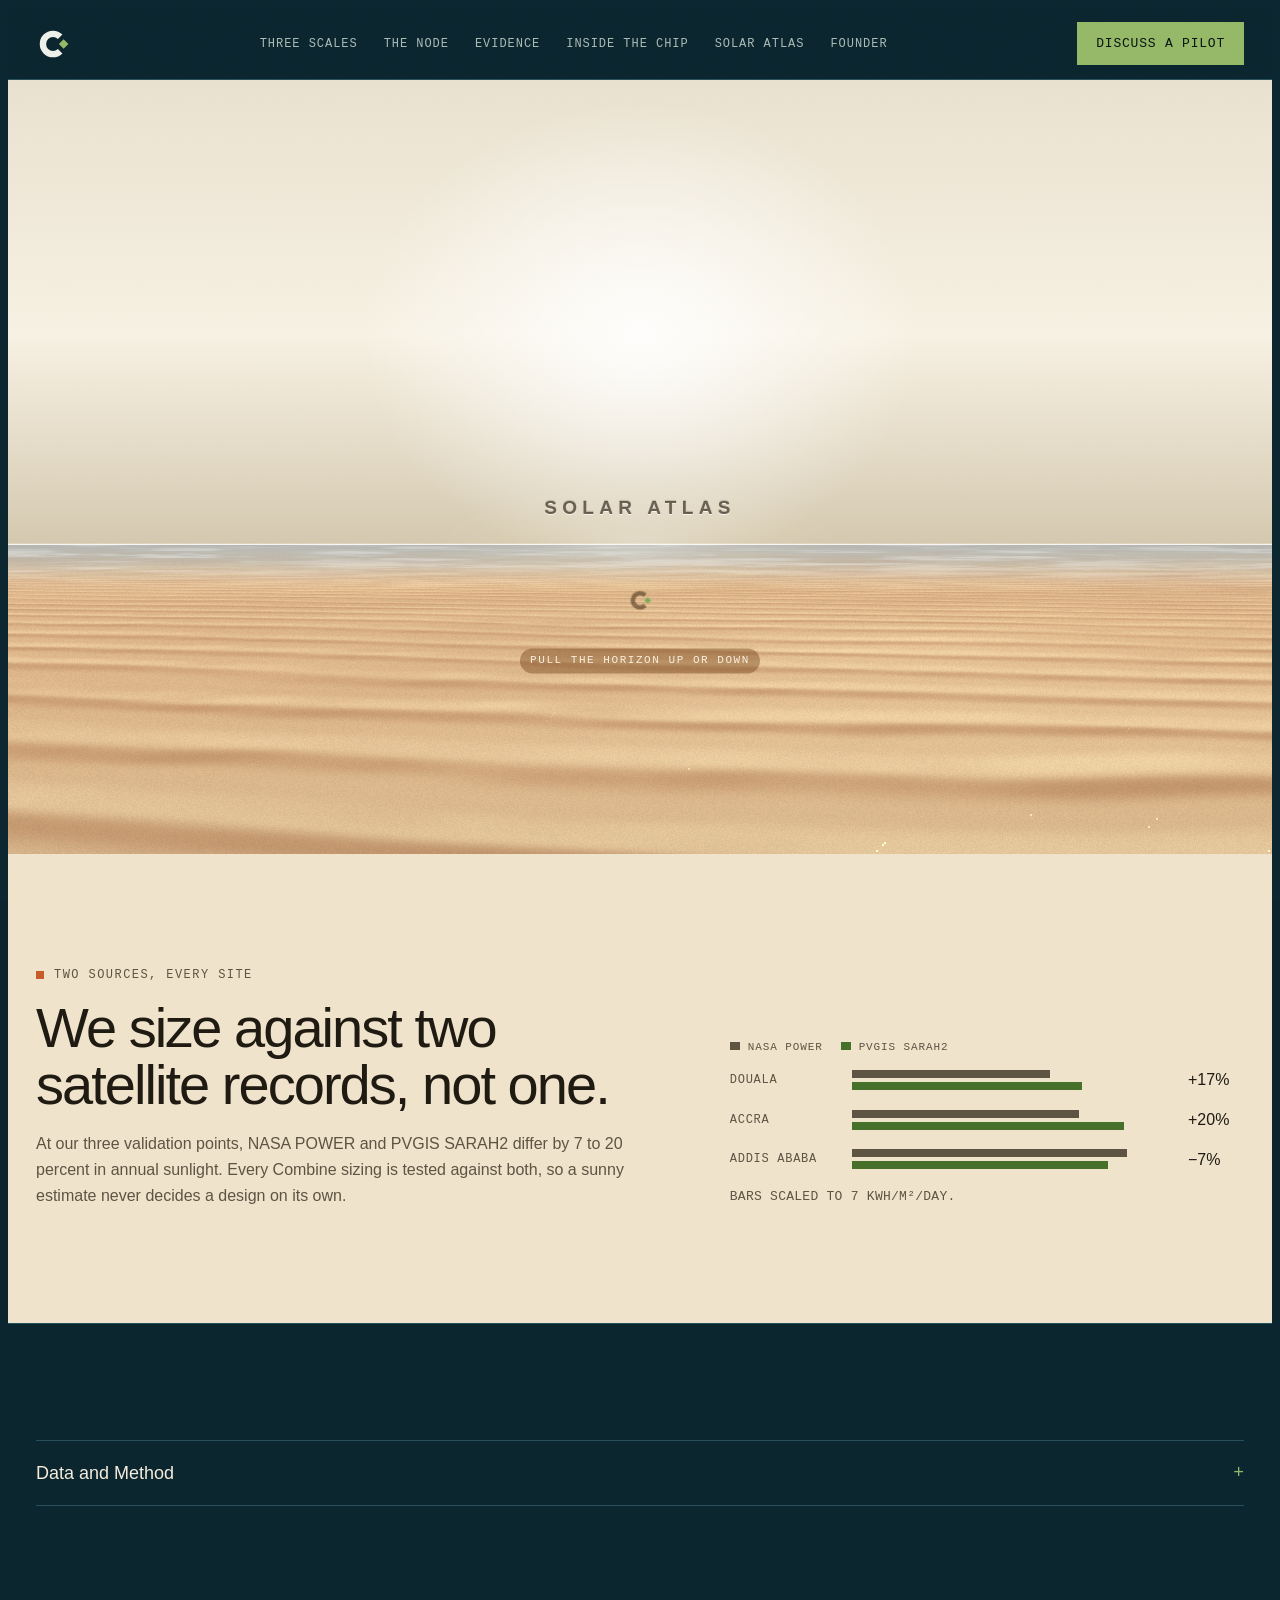
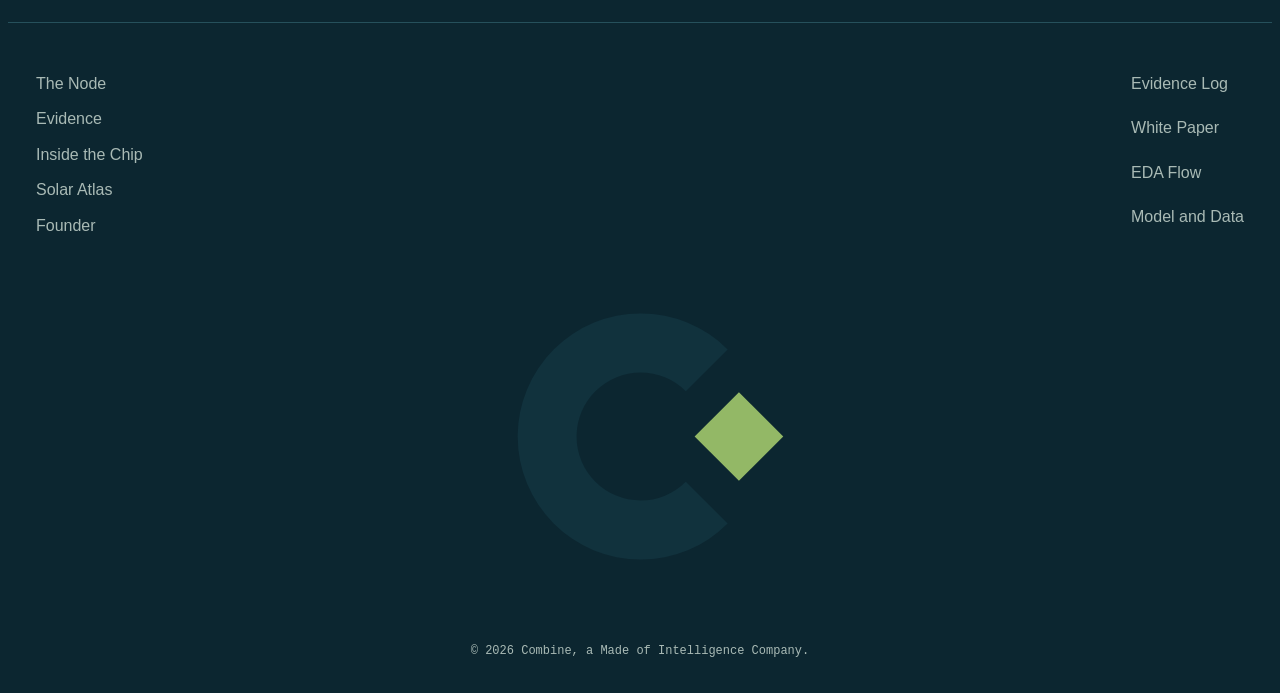
<file: atlas.html>
<!doctype html>
<html lang="en">
<head>
<meta charset="utf-8">
<script>(function(){var h=location.hostname;if(h==="asiyetajwa.github.io"||h==="combinelabs.pages.dev"){var p=location.pathname;if(h==="asiyetajwa.github.io"&&p.indexOf("/combine")===0){p=p.slice(8)||"/";}p=p.replace(/\.html$/,"");if(p==="/index"){p="/";}location.replace("https://combinelabs.tech"+p+location.search+location.hash);}})();</script>
<meta name="viewport" content="width=device-width, initial-scale=1">
<title>Combine Solar Atlas</title>
<meta name="description" content="Nine sunny regions screened with twenty years of NASA POWER climatology for solar-powered compute.">
<meta name="theme-color" content="#0c2630">
<meta property="og:title" content="Combine Solar Atlas">
<meta property="og:description" content="Nine sunny regions screened with twenty years of NASA POWER climatology for solar-powered compute.">
<meta property="og:type" content="website">
<meta property="og:url" content="https://asiyetajwa.github.io/combine/atlas.html">
<meta name="referrer" content="strict-origin-when-cross-origin">
<meta http-equiv="Content-Security-Policy" content="default-src 'none'; script-src 'self' 'unsafe-inline' https://cdnjs.cloudflare.com https://cdn.jsdelivr.net; style-src 'self' 'unsafe-inline' https://fonts.googleapis.com; font-src https://fonts.gstatic.com; img-src 'self' data:; media-src 'self'; connect-src 'none'; base-uri 'none'; form-action 'none'">
<link rel="icon" type="image/svg+xml" href="data:image/svg+xml,%3Csvg%20xmlns%3D%22http%3A%2F%2Fwww.w3.org%2F2000%2Fsvg%22%20viewBox%3D%220%200%2064%2064%22%20fill%3D%22none%22%3E%3Cpath%20d%3D%22M49.7%2014.3a25%2025%200%201%200%200%2035.4l-8.5-8.5a13%2013%200%201%201%200-18.4l8.5-8.5Z%22%20fill%3D%22%23183c31%22%2F%3E%3Cpath%20d%3D%22m52%2023%209%209-9%209-9-9%209-9Z%22%20fill%3D%22%23759651%22%2F%3E%3C%2Fsvg%3E">
<link rel="preconnect" href="https://fonts.googleapis.com">
<link rel="preconnect" href="https://fonts.gstatic.com" crossorigin>
<link rel="stylesheet" href="https://fonts.googleapis.com/css2?family=Geist:wght@300;400;500;600&family=Geist+Mono:wght@400;500&display=swap">
<link rel="stylesheet" href="assets/site.css">
<link rel="stylesheet" href="assets/atlas-reveal.css">
<link rel="preload" href="assets/vendor/d3-7.9.0.min.js" as="script">
<link rel="preload" href="assets/atlas-data.js" as="script">
</head>
<body>
<nav class="top" aria-label="Main">
  <div class="wrap">
    <a class="brand" href="./" aria-label="Combine home">
      <svg viewBox="0 0 64 64" fill="none" aria-hidden="true"><path d="M49.7 14.3a25 25 0 1 0 0 35.4l-8.5-8.5a13 13 0 1 1 0-18.4l8.5-8.5Z" fill="#eef1ea"/><path d="m52 23 9 9-9 9-9-9 9-9Z" fill="#93b866"/></svg>
    </a>
    <div class="navlinks"><a href="./#scales">Three Scales</a><a href="./#node">The Node</a><a href="./#evidence">Evidence</a><a href="./#chip">Inside the Chip</a><a href="atlas.html">Solar Atlas</a><a href="founder.html">Founder</a></div>
    <a class="btn" href="pilot.html">Discuss a Pilot</a>
  </div>
</nav>
<main>
<section class="rv" aria-label="Solar Atlas">
  <div class="rv-stage" id="rv-stage">
    <svg id="rv-globe" role="img" aria-label="Globe of nine sunny regions screened for solar-powered compute; drag to turn it"></svg>
    <svg class="rv-cover" id="rv-cover" aria-hidden="true"></svg>
    <div class="rv-label" id="rv-label"><span>Solar Atlas</span></div>
    <div class="rv-hint" id="rv-hint"><span id="rv-hint-text"><span class="rv-hint-desk">Pull The Horizon Up Or Down</span><span class="rv-hint-phone">Swipe Up Or Down To Open</span></span></div>
    <div class="rv-grab" id="rv-grab" role="button" tabindex="0" aria-label="Open the horizon to reveal the Solar Atlas. Press Enter to open."></div>
    <div class="rv-phonehead"><span class="eyebrow">Solar Atlas</span><h1>Where could sunlight support more compute?</h1></div>
    <aside class="rv-panel" aria-label="Region details">
      <div class="rv-panelhead"><span class="eyebrow">Solar Atlas</span><button class="rv-x" type="button" data-close aria-label="Close the horizon"><svg viewBox="0 0 16 16" aria-hidden="true"><path d="M3.5 3.5l9 9M12.5 3.5l-9 9" stroke="currentColor" stroke-width="1.6" stroke-linecap="round" fill="none"/></svg></button></div>
      <h1>Where could sunlight support more compute?</h1>
      <div class="rv-list" id="rv-list" role="group" aria-label="Regions"></div>
      <div class="rv-detail" aria-live="polite">
        <span class="k" id="rv-name"></span>
        <div class="figs2"><div><b id="rv-annual"></b><span class="k">Annual mean, kWh/m² a day</span></div><div><b id="rv-min"></b><span class="k" id="rv-min-k">Darkest month</span></div></div>
        <svg class="rv-months" id="rv-months" role="img" aria-label="Monthly mean daily sunlight for the selected region"></svg>
        <p id="rv-check"></p>
        <a id="rv-source" href="https://power.larc.nasa.gov/" target="_blank" rel="noopener noreferrer">NASA Data for This Point</a>
      </div>
    </aside>
    <div class="rv-cards"><div class="track" id="rv-track"></div></div>
    <button class="rv-x rv-x-phone" type="button" data-close aria-label="Close the horizon"><svg viewBox="0 0 16 16" aria-hidden="true"><path d="M3.5 3.5l9 9M12.5 3.5l-9 9" stroke="currentColor" stroke-width="1.6" stroke-linecap="round" fill="none"/></svg></button>
  </div>
</section>

<section class="sand">
  <div class="wrap pad split">
    <div style="display:grid;gap:18px">
      <span class="eyebrow">Two sources, every site</span>
      <h2>We size against two satellite records, not one.</h2>
      <p style="color:var(--dim)">At our three validation points, NASA POWER and PVGIS SARAH2 differ by 7 to 20 percent in annual sunlight. Every Combine sizing is tested against both, so a sunny estimate never decides a design on its own.</p>
    </div>
    <div class="cmp" aria-label="Annual mean irradiation by dataset, kWh per square metre per day">
      <div class="legend"><span>NASA POWER</span><span class="p">PVGIS SARAH2</span></div>
      <div class="cmprow"><span class="lbl">Douala</span><div class="pair"><i class="n" style="width:61%"></i><i class="p" style="width:71%"></i></div><span>+17%</span></div>
      <div class="cmprow"><span class="lbl">Accra</span><div class="pair"><i class="n" style="width:70%"></i><i class="p" style="width:84%"></i></div><span>+20%</span></div>
      <div class="cmprow"><span class="lbl">Addis Ababa</span><div class="pair"><i class="n" style="width:85%"></i><i class="p" style="width:79%"></i></div><span>−7%</span></div>
      <p class="mono">Bars scaled to 7 kWh/m²/day.</p>
    </div>
  </div>
</section>

<section>
  <div class="wrap pad">
    <details class="q method"><summary>Data and Method</summary>
      <p>Ground figures are global horizontal irradiation, the solar energy arriving on a horizontal surface, in kWh/m²/day, from NASA POWER's ALLSKY_SFC_SW_DWN climatology (2001 to 2020 monthly and annual means, satellite-derived SYN1DEG data, about 1° grid). The darkest month is the lowest of the twelve monthly means. The validation comparison uses PVGIS v5.2 typical meteorological years (SARAH2). Retrieved 16 September and 2 November 2026.</p>
      <p>Sources: <a href="https://power.larc.nasa.gov/" target="_blank" rel="noopener noreferrer">NASA POWER</a>, <a href="https://re.jrc.ec.europa.eu/pvg_tools/en/" target="_blank" rel="noopener noreferrer">PVGIS</a>, <a href="https://www.naturalearthdata.com/" target="_blank" rel="noopener noreferrer">Natural Earth</a>. Map drawn with D3 and world-atlas.</p>
    </details>
  </div>
</section>

</main>
<footer>
  <div class="wrap">
    <div class="fcols">
      <ul><li><a href="./#node">The Node</a></li><li><a href="./#evidence">Evidence</a></li><li><a href="./#chip">Inside the Chip</a></li><li><a href="atlas.html">Solar Atlas</a></li><li><a href="founder.html">Founder</a></li></ul>
      <ul><li><a href="evidence.html">Evidence Log</a></li><li><a href="whitepaper.html">White Paper</a></li><li><a href="eda-flow.html">EDA Flow</a></li><li><a href="https://github.com/asiyetajwa/combine/tree/main/model">Model and Data</a></li></ul>
    </div>
    <div class="footmark" aria-hidden="true"><svg viewBox="0 0 64 64" fill="none" aria-hidden="true"><path d="M49.7 14.3a25 25 0 1 0 0 35.4l-8.5-8.5a13 13 0 1 1 0-18.4l8.5-8.5Z" fill="currentColor"/><path d="m52 23 9 9-9 9-9-9 9-9Z" fill="#93b866"/></svg></div>
    <p class="legal">© 2026 Combine, a Made of Intelligence Company.</p>
  </div>
</footer>
<script defer src="assets/vendor/d3-7.9.0.min.js"></script>
<script defer src="assets/vendor/topojson-client-3.1.0.min.js"></script>
<script defer src="assets/atlas-data.js"></script>
<script defer src="assets/desert-gl.js"></script>
<script defer src="assets/atlas-reveal.js"></script>
</body>
</html>
</file>
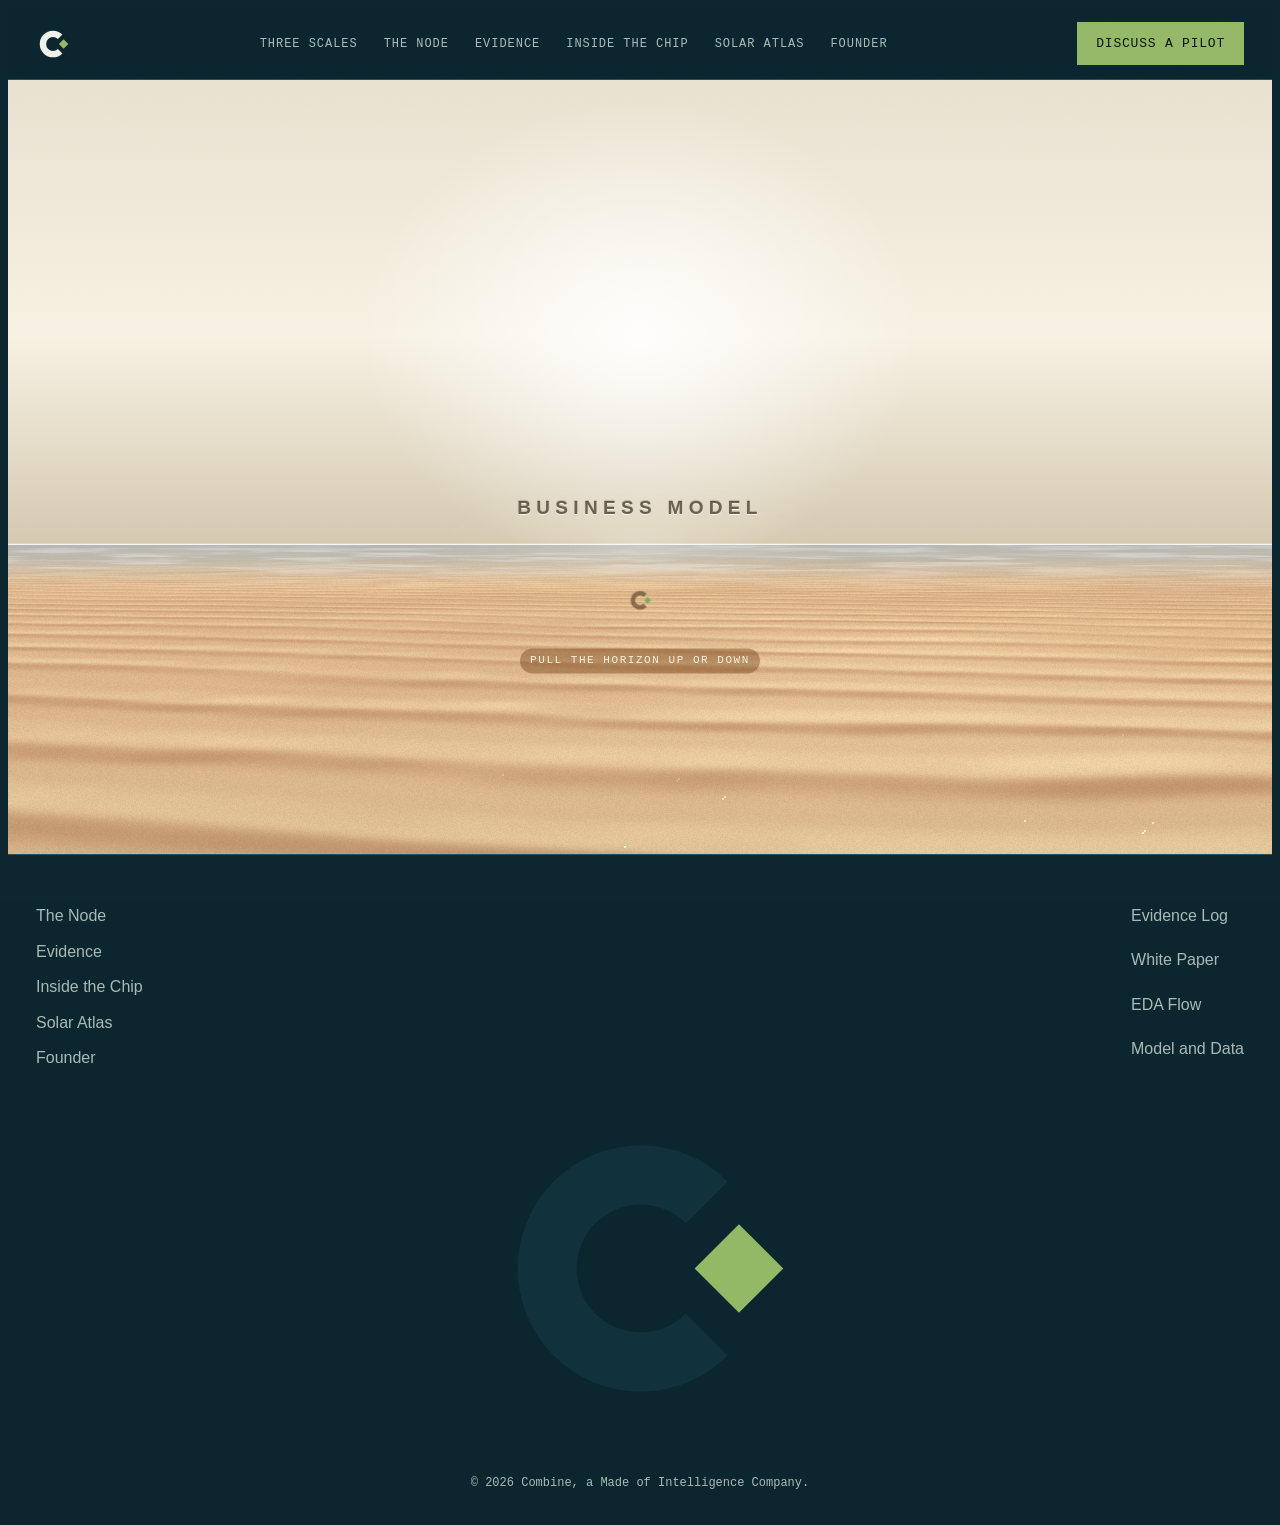
<file: business-model.html>
<!doctype html>
<html lang="en">
<head>
<meta charset="utf-8">
<script>(function(){var h=location.hostname;if(h==="asiyetajwa.github.io"||h==="combinelabs.pages.dev"){var p=location.pathname;if(h==="asiyetajwa.github.io"&&p.indexOf("/combine")===0){p=p.slice(8)||"/";}p=p.replace(/\.html$/,"");if(p==="/index"){p="/";}location.replace("https://combinelabs.tech"+p+location.search+location.hash);}})();</script>
<meta name="viewport" content="width=device-width, initial-scale=1">
<title>Combine Business Model</title>
<meta name="description" content="How Combine makes money: the node, setup and software, priced for small AI labs.">
<meta name="theme-color" content="#0c2630">
<meta property="og:title" content="Combine Business Model">
<meta property="og:description" content="How Combine makes money: the node, setup and software, priced for small AI labs.">
<meta property="og:type" content="website">
<meta property="og:url" content="https://combinelabs.tech/business-model">
<meta name="referrer" content="strict-origin-when-cross-origin">
<meta http-equiv="Content-Security-Policy" content="default-src 'none'; script-src 'self' 'unsafe-inline' https://cdnjs.cloudflare.com https://cdn.jsdelivr.net; style-src 'self' 'unsafe-inline' https://fonts.googleapis.com; font-src https://fonts.gstatic.com; img-src 'self' data:; media-src 'self'; connect-src 'none'; base-uri 'none'; form-action 'none'">
<link rel="icon" type="image/svg+xml" href="data:image/svg+xml,%3Csvg%20xmlns%3D%22http%3A%2F%2Fwww.w3.org%2F2000%2Fsvg%22%20viewBox%3D%220%200%2064%2064%22%20fill%3D%22none%22%3E%3Cpath%20d%3D%22M49.7%2014.3a25%2025%200%201%200%200%2035.4l-8.5-8.5a13%2013%200%201%201%200-18.4l8.5-8.5Z%22%20fill%3D%22%23183c31%22%2F%3E%3Cpath%20d%3D%22m52%2023%209%209-9%209-9-9%209-9Z%22%20fill%3D%22%23759651%22%2F%3E%3C%2Fsvg%3E">
<link rel="preconnect" href="https://fonts.googleapis.com">
<link rel="preconnect" href="https://fonts.gstatic.com" crossorigin>
<link rel="preload" as="style" href="https://fonts.googleapis.com/css2?family=Geist:wght@300;400;500;600&family=Geist+Mono:wght@400;500&display=swap" onload="this.onload=null;this.rel='stylesheet'">
<noscript><link rel="stylesheet" href="https://fonts.googleapis.com/css2?family=Geist:wght@300;400;500;600&family=Geist+Mono:wght@400;500&display=swap"></noscript>
<link rel="stylesheet" href="assets/site.css">
<link rel="stylesheet" href="assets/atlas-reveal.css">
<link rel="preload" href="assets/vendor/d3-7.9.0.min.js" as="script">
<link rel="preload" href="assets/atlas-reveal.js" as="script">
<link rel="preload" href="assets/desert-gl.js" as="script">
<link rel="stylesheet" href="assets/reveal-content.css">
</head>
<body>
<nav class="top" aria-label="Main">
  <div class="wrap">
    <a class="brand" href="./" aria-label="Combine home">
      <svg viewBox="0 0 64 64" fill="none" aria-hidden="true"><path d="M49.7 14.3a25 25 0 1 0 0 35.4l-8.5-8.5a13 13 0 1 1 0-18.4l8.5-8.5Z" fill="#eef1ea"/><path d="m52 23 9 9-9 9-9-9 9-9Z" fill="#93b866"/></svg>
    </a>
    <div class="navlinks"><a href="./#scales">Three Scales</a><a href="./#node">The Node</a><a href="./#evidence">Evidence</a><a href="./#chip">Inside the Chip</a><a href="atlas.html">Solar Atlas</a><a href="founder.html">Founder</a></div>
    <a class="btn" href="pilot.html">Discuss a Pilot</a>
  </div>
</nav>
<main>
<section class="rv" aria-label="Business Model">
  <div class="rv-stage" id="rv-stage" data-content>
    <div class="rv-content bm-content" id="rv-content">
      <div class="rv-contenthead"><span class="eyebrow">Business Model</span><button class="rv-x rv-x-desk" type="button" data-close aria-label="Close the horizon"><svg viewBox="0 0 16 16" aria-hidden="true"><path d="M3.5 3.5l9 9M12.5 3.5l-9 9" stroke="currentColor" stroke-width="1.6" stroke-linecap="round" fill="none"/></svg></button></div>
      <div class="bm"><div class="bm-tabs" role="tablist" aria-label="Business model"><button type="button" role="tab" id="bm-t1" aria-controls="bm-p1" aria-selected="true" tabindex="0"><b>01</b> Revenue</button><button type="button" role="tab" id="bm-t2" aria-controls="bm-p2" aria-selected="false" tabindex="-1"><b>02</b> Pricing</button><button type="button" role="tab" id="bm-t3" aria-controls="bm-p3" aria-selected="false" tabindex="-1"><b>03</b> Unit Economics</button><button type="button" role="tab" id="bm-t4" aria-controls="bm-p4" aria-selected="false" tabindex="-1"><b>04</b> Go To Market</button><button type="button" role="tab" id="bm-t5" aria-controls="bm-p5" aria-selected="false" tabindex="-1"><b>05</b> Scale</button></div><section class="bm-panel" role="tabpanel" id="bm-p1" aria-labelledby="bm-t1"><h2>One node. Three ways it earns.</h2><p class="bm-lede">Every lab buys or leases one standard node, pays once to have it commissioned, and subscribes to the software that runs it.</p>
<div class="bm-grid3"><div class="bm-card"><span class="k">01 The Node</span><div class="bm-v">$11,500<small>buy, or about $360 a month to lease</small></div><p>Workstation, solar array, storage and inverter, sold at cost plus 15%.</p></div><div class="bm-card"><span class="k">02 Setup</span><div class="bm-v">$2,000<small>once, per site</small></div><p>Site survey, install through a certified local installer, and commissioning.</p></div><div class="bm-card dk"><span class="k">03 Software</span><div class="bm-v">$200<small>per lab per month</small></div><p>Sun-aware scheduling, checkpoints, device health, and a monthly report of solar share and cost.</p></div></div></section><section class="bm-panel" role="tabpanel" id="bm-p2" aria-labelledby="bm-t2" hidden><h2>One standard node, one published price.</h2><p class="bm-lede">Two ways to pay. Storage comes in 5, 10 or 15 kWh. No custom builds.</p>
<div class="bm-split"><div class="bm-grid2"><div class="bm-card"><span class="k">Buy</span><div class="bm-v">$11,500<small>plus $2,000 setup</small></div><p>Hardware at cost plus 15%. The lab owns the node from day one.</p></div><div class="bm-card dk"><span class="k">Lease</span><div class="bm-v">$360<small>a month for 36 months</small></div><p>10% deposit. A finance partner holds the loan, so Combine never lends from its own balance sheet.</p></div></div>
<table class="bm-table"><caption>What a node costs us, estimated at November 2026 prices</caption><tbody><tr><td>4 × 500 W solar panels</td><td>$600</td><td>Kenya retail, $0.23 to $0.34 per watt</td></tr><tr><td>5 kWh LFP battery</td><td>$1,200</td><td>South Africa retail, Pylontech class</td></tr><tr><td>5 kW hybrid inverter</td><td>$1,100</td><td>South Africa retail, Deye class</td></tr><tr><td>Mounting, cabling and protection</td><td>$600</td><td>Mount kit about $310, the rest to be quoted</td></tr><tr><td>Workstation, one RTX 5090 (32 GB)</td><td>$6,500</td><td>System builders from about $5,200</td></tr><tr class=tot><td>Node hardware</td><td>$10,000</td><td>Each extra 5 kWh of storage adds about $1,200</td></tr></tbody></table></div>
<p class="bm-note">Lease payment modelled at 15% a year on the financed 90%. Prices from African and US retailers, November 2026.</p></section><section class="bm-panel" role="tabpanel" id="bm-p3" aria-labelledby="bm-t3" hidden><h2>Gross margin from the first install.</h2><p class="bm-lede">Per node, modelled on the published prices above.</p>
<div class="bm-split"><div class="bm-bars" role="img" aria-label="First year revenue and gross profit per node">
<div class="bm-bar"><span>Year 1 revenue</span><i style="width:100%"></i><b>$15,900</b></div>
<div class="bm-bar"><span>Year 1 gross profit</span><i class="g" style="width:29%"></i><b>$4,620</b></div>
<div class="bm-bar"><span>Each year after</span><i class="g" style="width:12%"></i><b>$1,920</b></div></div>
<table class="bm-table"><caption>Year 1 gross profit per node, modelled</caption><tbody>
<tr><td>Hardware margin</td><td>$1,500</td><td>15% on $10,000</td></tr>
<tr><td>Setup margin</td><td>$1,200</td><td>$2,000 fee less about $800 to the installer</td></tr>
<tr><td>Software margin</td><td>$1,920</td><td>$2,400 a year at 80%</td></tr>
<tr class="tot"><td>Gross profit</td><td>$4,620</td><td>29% of year 1 revenue</td></tr></tbody></table></div></section><section class="bm-panel" role="tabpanel" id="bm-p4" aria-labelledby="bm-t4" hidden><h2>Sell like software. Install like solar.</h2><p class="bm-lede">Founder-led sales to the lab lead who owns the workload, the budget and the site.</p><div class="bm-steps"><div><b>01</b><h3>Start With the Pipeline</h3><p>131 labs offered to host a pilot. Qualify the model, the site and the budget first.</p></div><div><b>02</b><h3>Paid Evaluation</h3><p>Four weeks against the lab's current setup, with power measured. The fee counts toward the purchase.</p></div><div><b>03</b><h3>Local Installers</h3><p>Certified solar installers do the install. We commission, monitor and support remotely.</p></div><div><b>04</b><h3>Partner Finance</h3><p>Asset financiers and banks fund leases, as pay-as-you-go solar does across Africa.</p></div><div><b>05</b><h3>Repeat and Refer</h3><p>Every install becomes a standard scope, a subscription and a referral.</p></div></div></section><section class="bm-panel" role="tabpanel" id="bm-p5" aria-labelledby="bm-t5" hidden><h2>Recurring revenue compounds with every node.</h2><p class="bm-lede">Hardware and setup fund growth. Software is the business that stays.</p><table class="bm-table wide"><thead><tr><th>Installed base</th><th>When</th><th>First year revenue</th><th>Software a year</th></tr></thead><tbody><tr><td>10 labs</td><td>Month 12</td><td>$159K</td><td>$24K</td></tr><tr><td>100 labs</td><td>Month 24</td><td>$1.6M</td><td>$240K</td></tr><tr><td>1,000 labs</td><td>Labs, yards and campuses</td><td>$15.9M</td><td>$2.4M</td></tr></tbody></table><p class="bm-note">Modelled at $15,900 first year revenue and $2,400 software a year per lab. Larger sites are priced per project.</p></section></div>
    </div>
    <svg class="rv-cover" id="rv-cover" aria-hidden="true"></svg>
    <div class="rv-label" id="rv-label"><span>Business Model</span></div>
    <div class="rv-hint" id="rv-hint"><span id="rv-hint-text"><span class="rv-hint-desk">Pull The Horizon Up Or Down</span><span class="rv-hint-phone">Swipe Up Or Down To Open</span></span></div>
    <div class="rv-grab" id="rv-grab" role="button" tabindex="0" aria-label="Open the horizon to see the business model. Press Enter to open."></div>
    <button class="rv-x rv-x-phone" type="button" data-close aria-label="Close the horizon"><svg viewBox="0 0 16 16" aria-hidden="true"><path d="M3.5 3.5l9 9M12.5 3.5l-9 9" stroke="currentColor" stroke-width="1.6" stroke-linecap="round" fill="none"/></svg></button>
  </div>
</section>
</main>
<footer>
  <div class="wrap">
    <div class="fcols">
      <ul><li><a href="./#node">The Node</a></li><li><a href="./#evidence">Evidence</a></li><li><a href="./#chip">Inside the Chip</a></li><li><a href="atlas.html">Solar Atlas</a></li><li><a href="founder.html">Founder</a></li></ul>
      <ul><li><a href="evidence.html">Evidence Log</a></li><li><a href="whitepaper.html">White Paper</a></li><li><a href="eda-flow.html">EDA Flow</a></li><li><a href="https://github.com/asiyetajwa/combine/tree/main/model">Model and Data</a></li></ul>
    </div>
    <div class="footmark" aria-hidden="true"><svg viewBox="0 0 64 64" fill="none" aria-hidden="true"><path d="M49.7 14.3a25 25 0 1 0 0 35.4l-8.5-8.5a13 13 0 1 1 0-18.4l8.5-8.5Z" fill="currentColor"/><path d="m52 23 9 9-9 9-9-9 9-9Z" fill="#93b866"/></svg></div>
    <p class="legal">© 2026 Combine, a Made of Intelligence Company.</p>
  </div>
</footer>
<script defer src="assets/vendor/d3-7.9.0.min.js"></script>
<script defer src="assets/desert-gl.js"></script>
<script defer src="assets/atlas-reveal.js"></script>
<script defer src="assets/bm-view.js"></script>
</body>
</html>
</file>
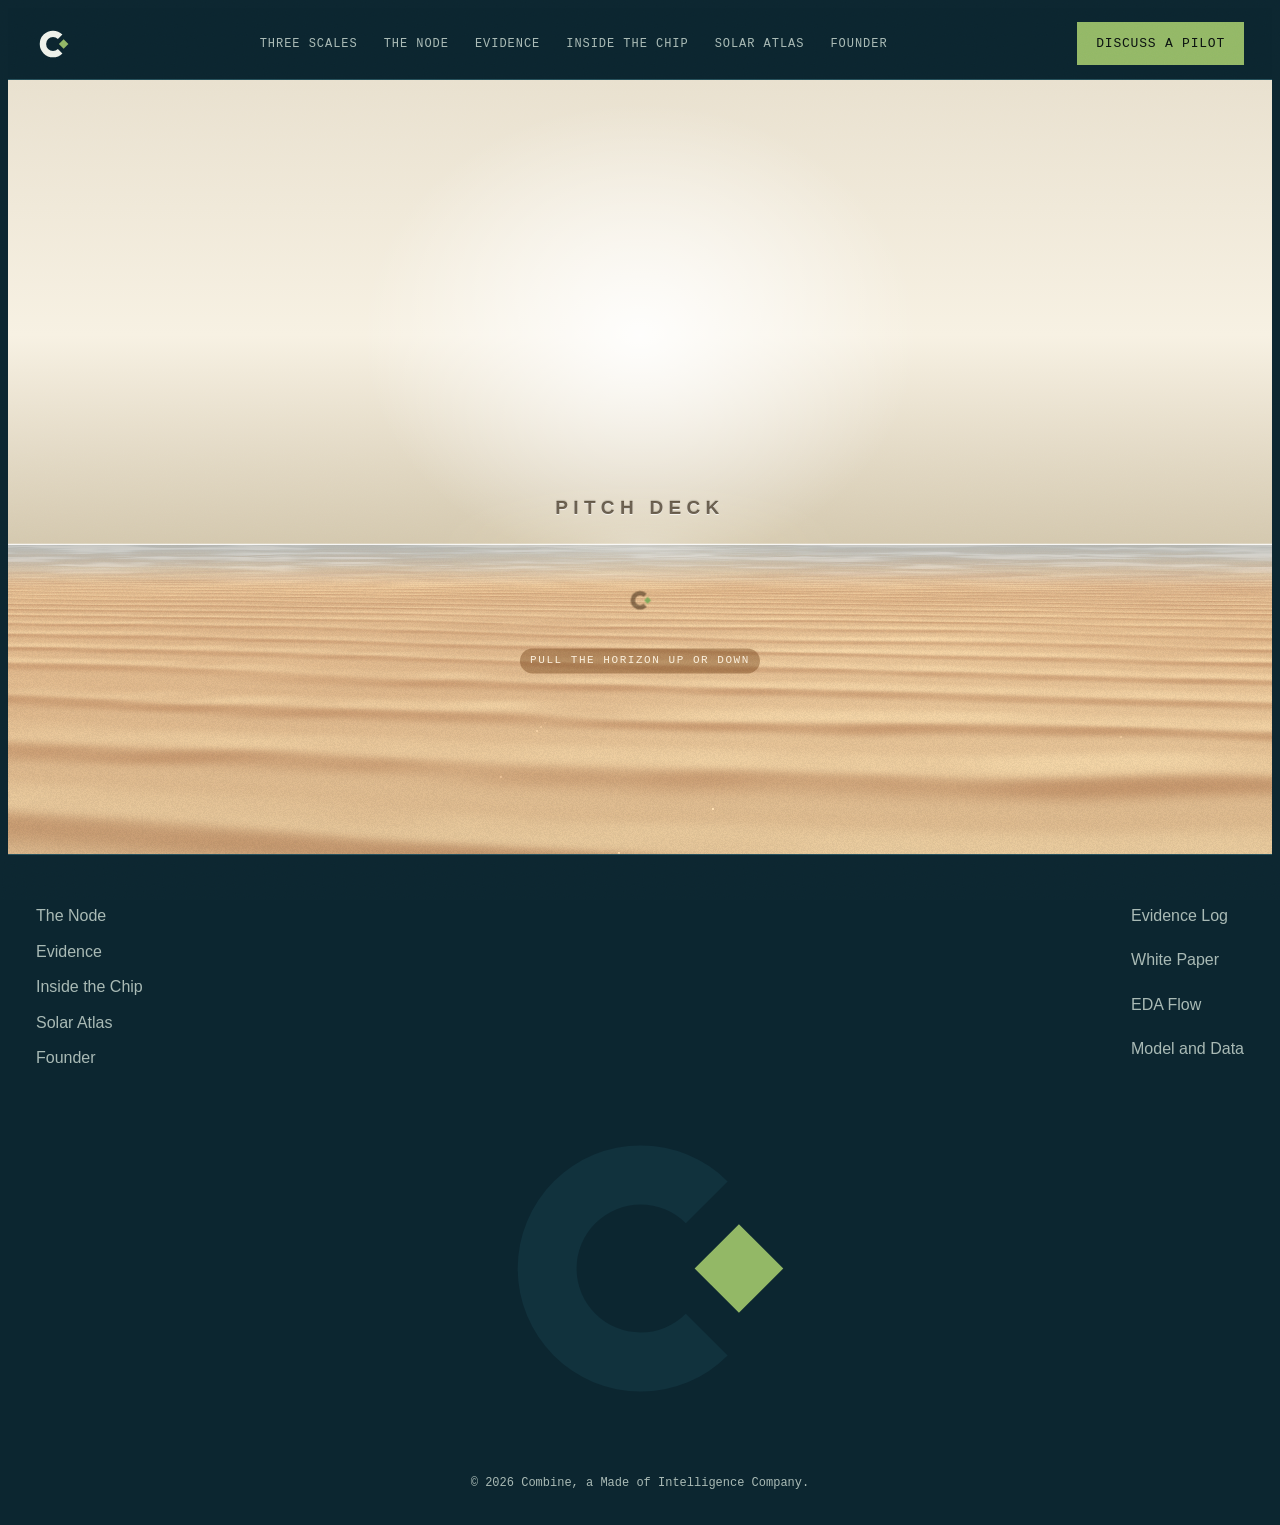
<file: deck.html>
<!doctype html>
<html lang="en">
<head>
<meta charset="utf-8">
<script>(function(){var h=location.hostname;if(h==="asiyetajwa.github.io"||h==="combinelabs.pages.dev"){var p=location.pathname;if(h==="asiyetajwa.github.io"&&p.indexOf("/combine")===0){p=p.slice(8)||"/";}p=p.replace(/\.html$/,"");if(p==="/index"){p="/";}location.replace("https://combinelabs.tech"+p+location.search+location.hash);}})();</script>
<meta name="viewport" content="width=device-width, initial-scale=1">
<title>Combine Pitch Deck</title>
<meta name="description" content="The Combine pitch deck: solar-assisted compute for small AI labs.">
<meta name="theme-color" content="#0c2630">
<meta property="og:title" content="Combine Pitch Deck">
<meta property="og:description" content="The Combine pitch deck: solar-assisted compute for small AI labs.">
<meta property="og:type" content="website">
<meta property="og:image" content="https://combinelabs.tech/assets/deck/slide-01.jpg">
<meta name="twitter:card" content="summary_large_image">
<meta name="twitter:image" content="https://combinelabs.tech/assets/deck/slide-01.jpg">
<meta property="og:url" content="https://combinelabs.tech/deck">
<meta name="referrer" content="strict-origin-when-cross-origin">
<meta http-equiv="Content-Security-Policy" content="default-src 'none'; script-src 'self' 'unsafe-inline' https://cdnjs.cloudflare.com https://cdn.jsdelivr.net; style-src 'self' 'unsafe-inline' https://fonts.googleapis.com; font-src https://fonts.gstatic.com; img-src 'self' data:; media-src 'self'; connect-src 'none'; base-uri 'none'; form-action 'none'">
<link rel="icon" type="image/svg+xml" href="data:image/svg+xml,%3Csvg%20xmlns%3D%22http%3A%2F%2Fwww.w3.org%2F2000%2Fsvg%22%20viewBox%3D%220%200%2064%2064%22%20fill%3D%22none%22%3E%3Cpath%20d%3D%22M49.7%2014.3a25%2025%200%201%200%200%2035.4l-8.5-8.5a13%2013%200%201%201%200-18.4l8.5-8.5Z%22%20fill%3D%22%23183c31%22%2F%3E%3Cpath%20d%3D%22m52%2023%209%209-9%209-9-9%209-9Z%22%20fill%3D%22%23759651%22%2F%3E%3C%2Fsvg%3E">
<link rel="preconnect" href="https://fonts.googleapis.com">
<link rel="preconnect" href="https://fonts.gstatic.com" crossorigin>
<link rel="preload" as="style" href="https://fonts.googleapis.com/css2?family=Geist:wght@300;400;500;600&family=Geist+Mono:wght@400;500&display=swap" onload="this.onload=null;this.rel='stylesheet'">
<noscript><link rel="stylesheet" href="https://fonts.googleapis.com/css2?family=Geist:wght@300;400;500;600&family=Geist+Mono:wght@400;500&display=swap"></noscript>
<link rel="stylesheet" href="assets/site.css">
<link rel="stylesheet" href="assets/atlas-reveal.css">
<link rel="preload" href="assets/vendor/d3-7.9.0.min.js" as="script">
<link rel="preload" href="assets/atlas-reveal.js" as="script">
<link rel="preload" href="assets/desert-gl.js" as="script">
<link rel="stylesheet" href="assets/reveal-content.css">
</head>
<body>
<nav class="top" aria-label="Main">
  <div class="wrap">
    <a class="brand" href="./" aria-label="Combine home">
      <svg viewBox="0 0 64 64" fill="none" aria-hidden="true"><path d="M49.7 14.3a25 25 0 1 0 0 35.4l-8.5-8.5a13 13 0 1 1 0-18.4l8.5-8.5Z" fill="#eef1ea"/><path d="m52 23 9 9-9 9-9-9 9-9Z" fill="#93b866"/></svg>
    </a>
    <div class="navlinks"><a href="./#scales">Three Scales</a><a href="./#node">The Node</a><a href="./#evidence">Evidence</a><a href="./#chip">Inside the Chip</a><a href="atlas.html">Solar Atlas</a><a href="founder.html">Founder</a></div>
    <a class="btn" href="pilot.html">Discuss a Pilot</a>
  </div>
</nav>
<main>
<section class="rv" aria-label="Pitch Deck">
  <div class="rv-stage" id="rv-stage" data-content>
    <div class="rv-content" id="rv-content">
      <div class="rv-contenthead"><span class="eyebrow">Pitch Deck</span><button class="rv-x rv-x-desk" type="button" data-close aria-label="Close the horizon"><svg viewBox="0 0 16 16" aria-hidden="true"><path d="M3.5 3.5l9 9M12.5 3.5l-9 9" stroke="currentColor" stroke-width="1.6" stroke-linecap="round" fill="none"/></svg></button></div>
      <div class="deckview">
        <div class="deckframe" id="deck-frame"><img data-src="assets/deck/slide-01.jpg" alt="Pitch deck slide 1 of 15" width="1600" height="900" decoding="async" data-slide="1"><img data-src="assets/deck/slide-02.jpg" alt="Pitch deck slide 2 of 15" width="1600" height="900" decoding="async" data-slide="2" hidden><img data-src="assets/deck/slide-03.jpg" alt="Pitch deck slide 3 of 15" width="1600" height="900" decoding="async" data-slide="3" hidden><img data-src="assets/deck/slide-04.jpg" alt="Pitch deck slide 4 of 15" width="1600" height="900" decoding="async" data-slide="4" hidden><img data-src="assets/deck/slide-05.jpg" alt="Pitch deck slide 5 of 15" width="1600" height="900" decoding="async" data-slide="5" hidden><img data-src="assets/deck/slide-06.jpg" alt="Pitch deck slide 6 of 15" width="1600" height="900" decoding="async" data-slide="6" hidden><img data-src="assets/deck/slide-07.jpg" alt="Pitch deck slide 7 of 15" width="1600" height="900" decoding="async" data-slide="7" hidden><img data-src="assets/deck/slide-08.jpg" alt="Pitch deck slide 8 of 15" width="1600" height="900" decoding="async" data-slide="8" hidden><img data-src="assets/deck/slide-09.jpg" alt="Pitch deck slide 9 of 15" width="1600" height="900" decoding="async" data-slide="9" hidden><img data-src="assets/deck/slide-10.jpg" alt="Pitch deck slide 10 of 15" width="1600" height="900" decoding="async" data-slide="10" hidden><img data-src="assets/deck/slide-11.jpg" alt="Pitch deck slide 11 of 15" width="1600" height="900" decoding="async" data-slide="11" hidden><img data-src="assets/deck/slide-12.jpg" alt="Pitch deck slide 12 of 15" width="1600" height="900" decoding="async" data-slide="12" hidden><img data-src="assets/deck/slide-13.jpg" alt="Pitch deck slide 13 of 15" width="1600" height="900" decoding="async" data-slide="13" hidden><img data-src="assets/deck/slide-14.jpg" alt="Pitch deck slide 14 of 15" width="1600" height="900" decoding="async" data-slide="14" hidden><img data-src="assets/deck/slide-15.jpg" alt="Pitch deck slide 15 of 15" width="1600" height="900" decoding="async" data-slide="15" hidden></div>
        <div class="deckbar">
          <button type="button" class="deckbtn" id="deck-prev" aria-label="Previous slide"><svg viewBox="0 0 16 16" aria-hidden="true"><path d="M10 3 5 8l5 5" stroke="currentColor" stroke-width="1.6" fill="none" stroke-linecap="round" stroke-linejoin="round"/></svg></button>
          <span class="deckcount" id="deck-count" aria-live="polite">1 of 15</span>
          <button type="button" class="deckbtn" id="deck-next" aria-label="Next slide"><svg viewBox="0 0 16 16" aria-hidden="true"><path d="m6 3 5 5-5 5" stroke="currentColor" stroke-width="1.6" fill="none" stroke-linecap="round" stroke-linejoin="round"/></svg></button>
          <a class="deckdl" href="assets/Combine-Pitch-Deck.pdf" download>Download PDF</a>
        </div>
      </div>
    </div>
    <svg class="rv-cover" id="rv-cover" aria-hidden="true"></svg>
    <div class="rv-label" id="rv-label"><span>Pitch Deck</span></div>
    <div class="rv-hint" id="rv-hint"><span id="rv-hint-text"><span class="rv-hint-desk">Pull The Horizon Up Or Down</span><span class="rv-hint-phone">Swipe Up Or Down To Open</span></span></div>
    <div class="rv-grab" id="rv-grab" role="button" tabindex="0" aria-label="Open the horizon to view the pitch deck. Press Enter to open."></div>
    <button class="rv-x rv-x-phone" type="button" data-close aria-label="Close the horizon"><svg viewBox="0 0 16 16" aria-hidden="true"><path d="M3.5 3.5l9 9M12.5 3.5l-9 9" stroke="currentColor" stroke-width="1.6" stroke-linecap="round" fill="none"/></svg></button>
  </div>
</section>
</main>
<footer>
  <div class="wrap">
    <div class="fcols">
      <ul><li><a href="./#node">The Node</a></li><li><a href="./#evidence">Evidence</a></li><li><a href="./#chip">Inside the Chip</a></li><li><a href="atlas.html">Solar Atlas</a></li><li><a href="founder.html">Founder</a></li></ul>
      <ul><li><a href="evidence.html">Evidence Log</a></li><li><a href="whitepaper.html">White Paper</a></li><li><a href="eda-flow.html">EDA Flow</a></li><li><a href="https://github.com/asiyetajwa/combine/tree/main/model">Model and Data</a></li></ul>
    </div>
    <div class="footmark" aria-hidden="true"><svg viewBox="0 0 64 64" fill="none" aria-hidden="true"><path d="M49.7 14.3a25 25 0 1 0 0 35.4l-8.5-8.5a13 13 0 1 1 0-18.4l8.5-8.5Z" fill="currentColor"/><path d="m52 23 9 9-9 9-9-9 9-9Z" fill="#93b866"/></svg></div>
    <p class="legal">© 2026 Combine, a Made of Intelligence Company.</p>
  </div>
</footer>
<script defer src="assets/vendor/d3-7.9.0.min.js"></script>
<script defer src="assets/desert-gl.js"></script>
<script defer src="assets/atlas-reveal.js"></script>
<script defer src="assets/deck-view.js"></script>
</body>
</html>
</file>
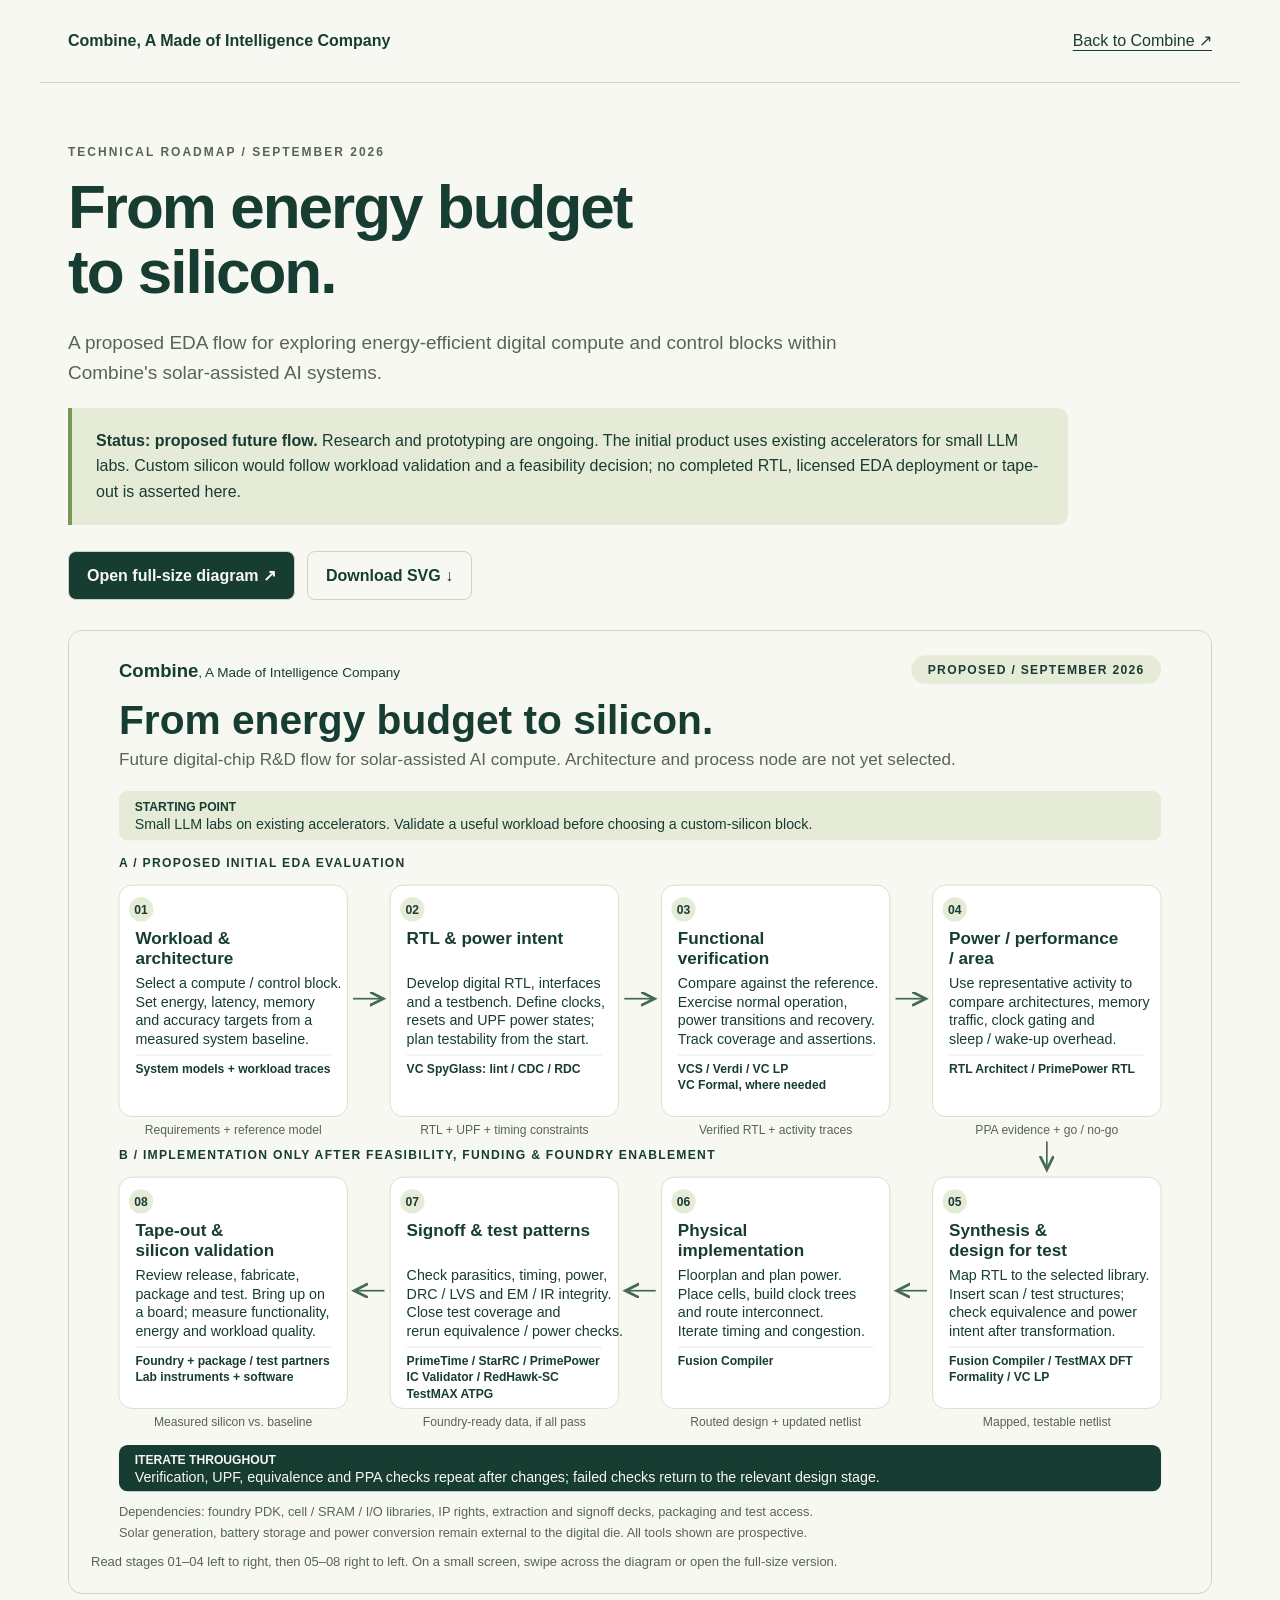
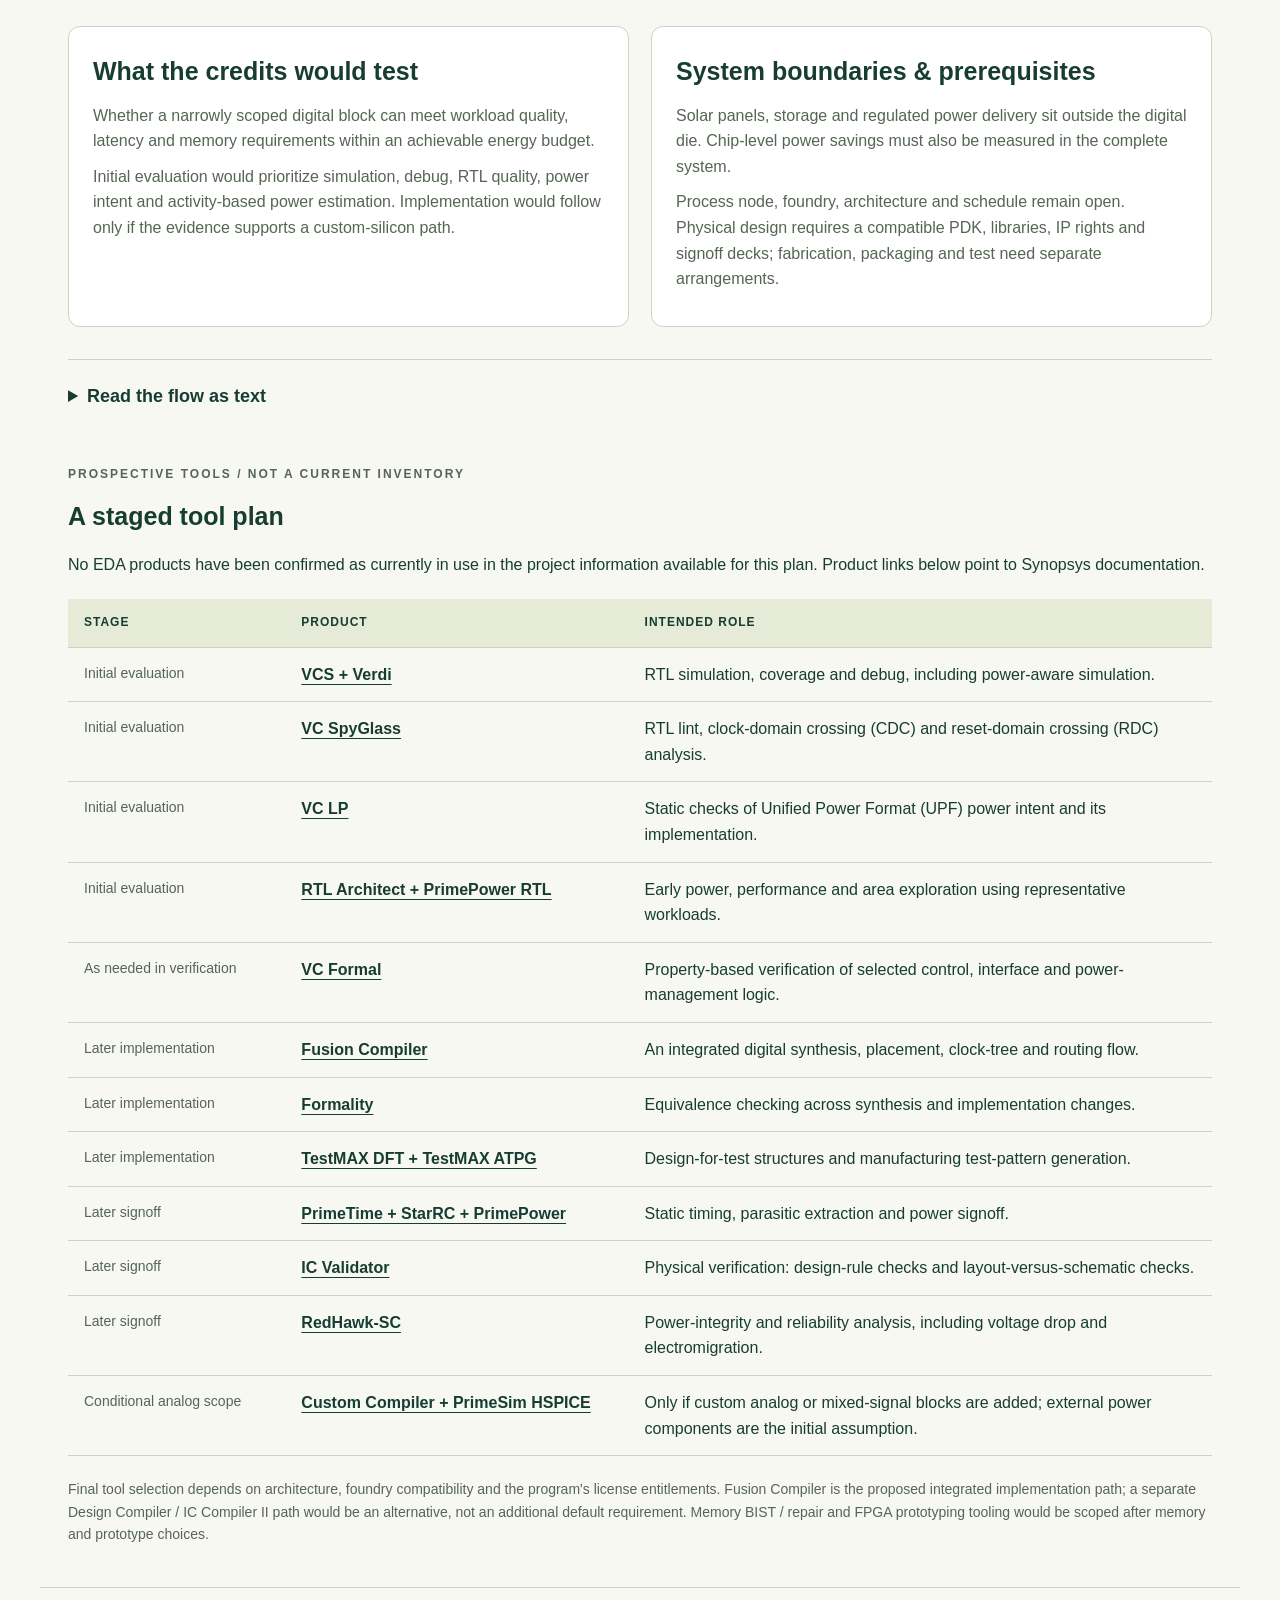
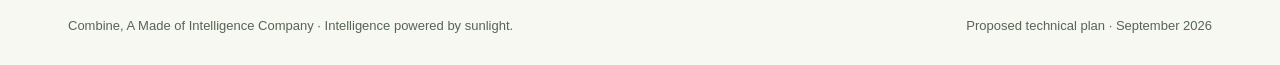
<file: eda-flow.html>
<!doctype html><html lang="en"><head><meta charset="utf-8"><script>(function(){var h=location.hostname;if(h==="asiyetajwa.github.io"||h==="combinelabs.pages.dev"){var p=location.pathname;if(h==="asiyetajwa.github.io"&&p.indexOf("/combine")===0){p=p.slice(8)||"/";}p=p.replace(/\.html$/,"");if(p==="/index"){p="/";}location.replace("https://combinelabs.tech"+p+location.search+location.hash);}})();</script><meta name="viewport" content="width=device-width,initial-scale=1"><meta name="robots" content="noindex"><meta name="description" content="Combine's proposed future EDA flow for energy-efficient digital silicon. Architecture exploration through verification, physical implementation, signoff and silicon validation."><title>Proposed EDA Flow — Combine</title><style>
:root{color-scheme:light;--ink:#173d32;--muted:#566554;--paper:#f7f8f2;--line:#ccd5c4;--tint:#e6ebd8}*{box-sizing:border-box}body{margin:0;background:var(--paper);color:var(--ink);font:16px/1.6 Arial,sans-serif}a{color:inherit;text-underline-offset:4px}a:focus-visible,button:focus-visible,summary:focus-visible{outline:3px solid #a36c19;outline-offset:5px}header,main,footer{max-width:1200px;margin:auto;padding:28px}header{display:flex;justify-content:space-between;gap:20px;border-bottom:1px solid var(--line)}.brand{font-weight:700;text-decoration:none}.eyebrow{text-transform:uppercase;letter-spacing:2px;font-size:12px;font-weight:700;color:var(--muted);margin:32px 0 12px}h1{font-size:clamp(36px,5vw,62px);line-height:1.05;letter-spacing:-2px;max-width:800px;margin:0 0 24px}h2{font-size:25px;margin:0 0 12px}.lede{max-width:850px;font-size:19px;color:var(--muted)}.notice{padding:20px 24px;border-left:4px solid #789951;background:var(--tint);border-radius:0 10px 10px 0;max-width:1000px}.actions{display:flex;gap:12px;flex-wrap:wrap;margin:26px 0}.actions a{padding:11px 18px;border:1px solid var(--line);border-radius:8px;font-weight:700;text-decoration:none}.actions a:first-child{background:var(--ink);color:var(--paper)}figure{margin:30px 0 0;border:1px solid var(--line);border-radius:14px;overflow:hidden;background:var(--paper)}figure img{width:100%;height:auto;display:block}figcaption{padding:0 22px 20px;font-size:13px;color:var(--muted)}.panels{display:grid;grid-template-columns:1fr 1fr;gap:22px;margin:32px 0}.panel{background:white;border:1px solid var(--line);padding:24px;border-radius:12px}.panel p{margin:10px 0;color:var(--muted)}details{border-top:1px solid var(--line);padding:22px 0}summary{font-size:18px;font-weight:700;cursor:pointer}li{padding:10px 0}li span{color:var(--muted)}.table-wrap{overflow-x:auto;margin:22px 0}table{border-collapse:collapse;width:100%;min-width:640px;text-align:left}th{font-size:12px;letter-spacing:1px;text-transform:uppercase;background:var(--tint)}td,th{padding:14px 16px;border-bottom:1px solid var(--line);vertical-align:top}td:first-child{width:19%;font-size:14px;color:var(--muted)}td:nth-child(2){width:30%;font-weight:700}.small{font-size:14px;color:var(--muted)}footer{border-top:1px solid var(--line);display:flex;justify-content:space-between;gap:18px;font-size:13px;color:var(--muted)}@media(max-width:700px){header,main,footer{padding:20px}.panels{grid-template-columns:1fr}figure{overflow:auto}figure img{min-width:1050px}footer{flex-direction:column}h1{letter-spacing:-1px}.lede{font-size:17px}}@media print{header,.actions,details,footer{display:none}main{max-width:none;padding:0}h1{font-size:28px}.eyebrow{margin-top:0}.lede{font-size:13px}.notice{font-size:12px;padding:10px}figure{break-inside:avoid}figure img{min-width:0}.panels{break-inside:avoid}table{font-size:11px}a{text-decoration:none}}
</style></head><body><header><a class="brand" href="./">Combine, A Made of Intelligence Company</a><a href="./">Back to Combine ↗</a></header><main><p class="eyebrow">Technical roadmap / September 2026</p><h1>From energy budget<br>to silicon.</h1><p class="lede">A proposed EDA flow for exploring energy-efficient digital compute and control blocks within Combine's solar-assisted AI systems.</p><p class="notice"><strong>Status: proposed future flow.</strong> Research and prototyping are ongoing. The initial product uses existing accelerators for small LLM labs. Custom silicon would follow workload validation and a feasibility decision; no completed RTL, licensed EDA deployment or tape-out is asserted here.</p><div class="actions"><a href="eda-flow.svg" target="_blank" rel="noopener">Open full-size diagram ↗</a><a href="eda-flow.svg" download="Combine-Proposed-EDA-Flow.svg">Download SVG ↓</a></div><figure><img src="eda-flow.svg" width="1600" height="1290" alt="Proposed EDA flow: workload and architecture → RTL and power intent → functional verification → power/performance/area exploration → synthesis and design for test → physical implementation → signoff and test patterns → tape-out and silicon validation. All tools are prospective."><figcaption>Read stages 01–04 left to right, then 05–08 right to left. On a small screen, swipe across the diagram or open the full-size version.</figcaption></figure><div class="panels"><section class="panel"><h2>What the credits would test</h2><p>Whether a narrowly scoped digital block can meet workload quality, latency and memory requirements within an achievable energy budget.</p><p>Initial evaluation would prioritize simulation, debug, RTL quality, power intent and activity-based power estimation. Implementation would follow only if the evidence supports a custom-silicon path.</p></section><section class="panel"><h2>System boundaries & prerequisites</h2><p>Solar panels, storage and regulated power delivery sit outside the digital die. Chip-level power savings must also be measured in the complete system.</p><p>Process node, foundry, architecture and schedule remain open. Physical design requires a compatible PDK, libraries, IP rights and signoff decks; fabrication, packaging and test need separate arrangements.</p></section></div><details><summary>Read the flow as text</summary><ol><li><strong>Workload &amp; architecture.</strong> Select a compute / control block. Set energy, latency, memory and accuracy targets from a measured system baseline. <span>System models + workload traces.</span></li><li><strong>RTL &amp; power intent.</strong> Develop digital RTL, interfaces and a testbench. Define clocks, resets and UPF power states; plan testability from the start. <span>VC SpyGlass: lint / CDC / RDC.</span></li><li><strong>Functional verification.</strong> Compare against the reference. Exercise normal operation, power transitions and recovery. Track coverage and assertions. <span>VCS / Verdi / VC LP; VC Formal, where needed.</span></li><li><strong>Power / performance / area.</strong> Use representative activity to compare architectures, memory traffic, clock gating and sleep / wake-up overhead. <span>RTL Architect / PrimePower RTL.</span></li><li><strong>Synthesis &amp; design for test.</strong> Map RTL to the selected library. Insert scan / test structures; check equivalence and power intent after transformation. <span>Fusion Compiler / TestMAX DFT; Formality / VC LP.</span></li><li><strong>Physical implementation.</strong> Floorplan and plan power. Place cells, build clock trees and route interconnect. Iterate timing and congestion. <span>Fusion Compiler.</span></li><li><strong>Signoff &amp; test patterns.</strong> Check parasitics, timing, power, DRC / LVS and EM / IR integrity. Close test coverage and rerun equivalence / power checks. <span>PrimeTime / StarRC / PrimePower; IC Validator / RedHawk-SC; TestMAX ATPG.</span></li><li><strong>Tape-out &amp; silicon validation.</strong> Review release, fabricate, package and test. Bring up on a board; measure functionality, energy and workload quality. <span>Foundry + package / test partners; Lab instruments + software.</span></li></ol></details><section><p class="eyebrow">Prospective tools / Not a current inventory</p><h2>A staged tool plan</h2><p>No EDA products have been confirmed as currently in use in the project information available for this plan. Product links below point to Synopsys documentation.</p><div class="table-wrap"><table><thead><tr><th>Stage</th><th>Product</th><th>Intended role</th></tr></thead><tbody><tr><td>Initial evaluation</td><td><a href="https://www.synopsys.com/verification/simulation/vcs.html">VCS + Verdi</a></td><td>RTL simulation, coverage and debug, including power-aware simulation.</td></tr><tr><td>Initial evaluation</td><td><a href="https://www.synopsys.com/verification/static-and-formal-verification/vc-spyglass.html">VC SpyGlass</a></td><td>RTL lint, clock-domain crossing (CDC) and reset-domain crossing (RDC) analysis.</td></tr><tr><td>Initial evaluation</td><td><a href="https://www.synopsys.com/verification/static-and-formal-verification/vc-lp.html">VC LP</a></td><td>Static checks of Unified Power Format (UPF) power intent and its implementation.</td></tr><tr><td>Initial evaluation</td><td><a href="https://www.synopsys.com/implementation-and-signoff/signoff/primepower.html">RTL Architect + PrimePower RTL</a></td><td>Early power, performance and area exploration using representative workloads.</td></tr><tr><td>As needed in verification</td><td><a href="https://www.synopsys.com/verification/static-and-formal-verification/vc-formal.html">VC Formal</a></td><td>Property-based verification of selected control, interface and power-management logic.</td></tr><tr><td>Later implementation</td><td><a href="https://www.synopsys.com/implementation-and-signoff/physical-implementation/fusion-compiler.html">Fusion Compiler</a></td><td>An integrated digital synthesis, placement, clock-tree and routing flow.</td></tr><tr><td>Later implementation</td><td><a href="https://www.synopsys.com/implementation-and-signoff/signoff/formality-equivalence-checking.html">Formality</a></td><td>Equivalence checking across synthesis and implementation changes.</td></tr><tr><td>Later implementation</td><td><a href="https://www.synopsys.com/implementation-and-signoff/test-automation/testmax-dft.html">TestMAX DFT + TestMAX ATPG</a></td><td>Design-for-test structures and manufacturing test-pattern generation.</td></tr><tr><td>Later signoff</td><td><a href="https://www.synopsys.com/glossary/what-is-ic-design.html">PrimeTime + StarRC + PrimePower</a></td><td>Static timing, parasitic extraction and power signoff.</td></tr><tr><td>Later signoff</td><td><a href="https://www.synopsys.com/glossary/what-is-ic-design.html">IC Validator</a></td><td>Physical verification: design-rule checks and layout-versus-schematic checks.</td></tr><tr><td>Later signoff</td><td><a href="https://www.synopsys.com/content/dam/synopsys/implementation%26signoff/datasheets/redhawk-sc-ds.pdf">RedHawk-SC</a></td><td>Power-integrity and reliability analysis, including voltage drop and electromigration.</td></tr><tr><td>Conditional analog scope</td><td><a href="https://www.synopsys.com/content/dam/synopsys/implementation%26signoff/datasheets/custom-compiler-ds.pdf">Custom Compiler + PrimeSim HSPICE</a></td><td>Only if custom analog or mixed-signal blocks are added; external power components are the initial assumption.</td></tr></tbody></table></div><p class="small">Final tool selection depends on architecture, foundry compatibility and the program's license entitlements. Fusion Compiler is the proposed integrated implementation path; a separate Design Compiler / IC Compiler II path would be an alternative, not an additional default requirement. Memory BIST / repair and FPGA prototyping tooling would be scoped after memory and prototype choices.</p></section></main><footer><span>Combine, A Made of Intelligence Company · Intelligence powered by sunlight.</span><span>Proposed technical plan · September 2026</span></footer></body></html>
</file>
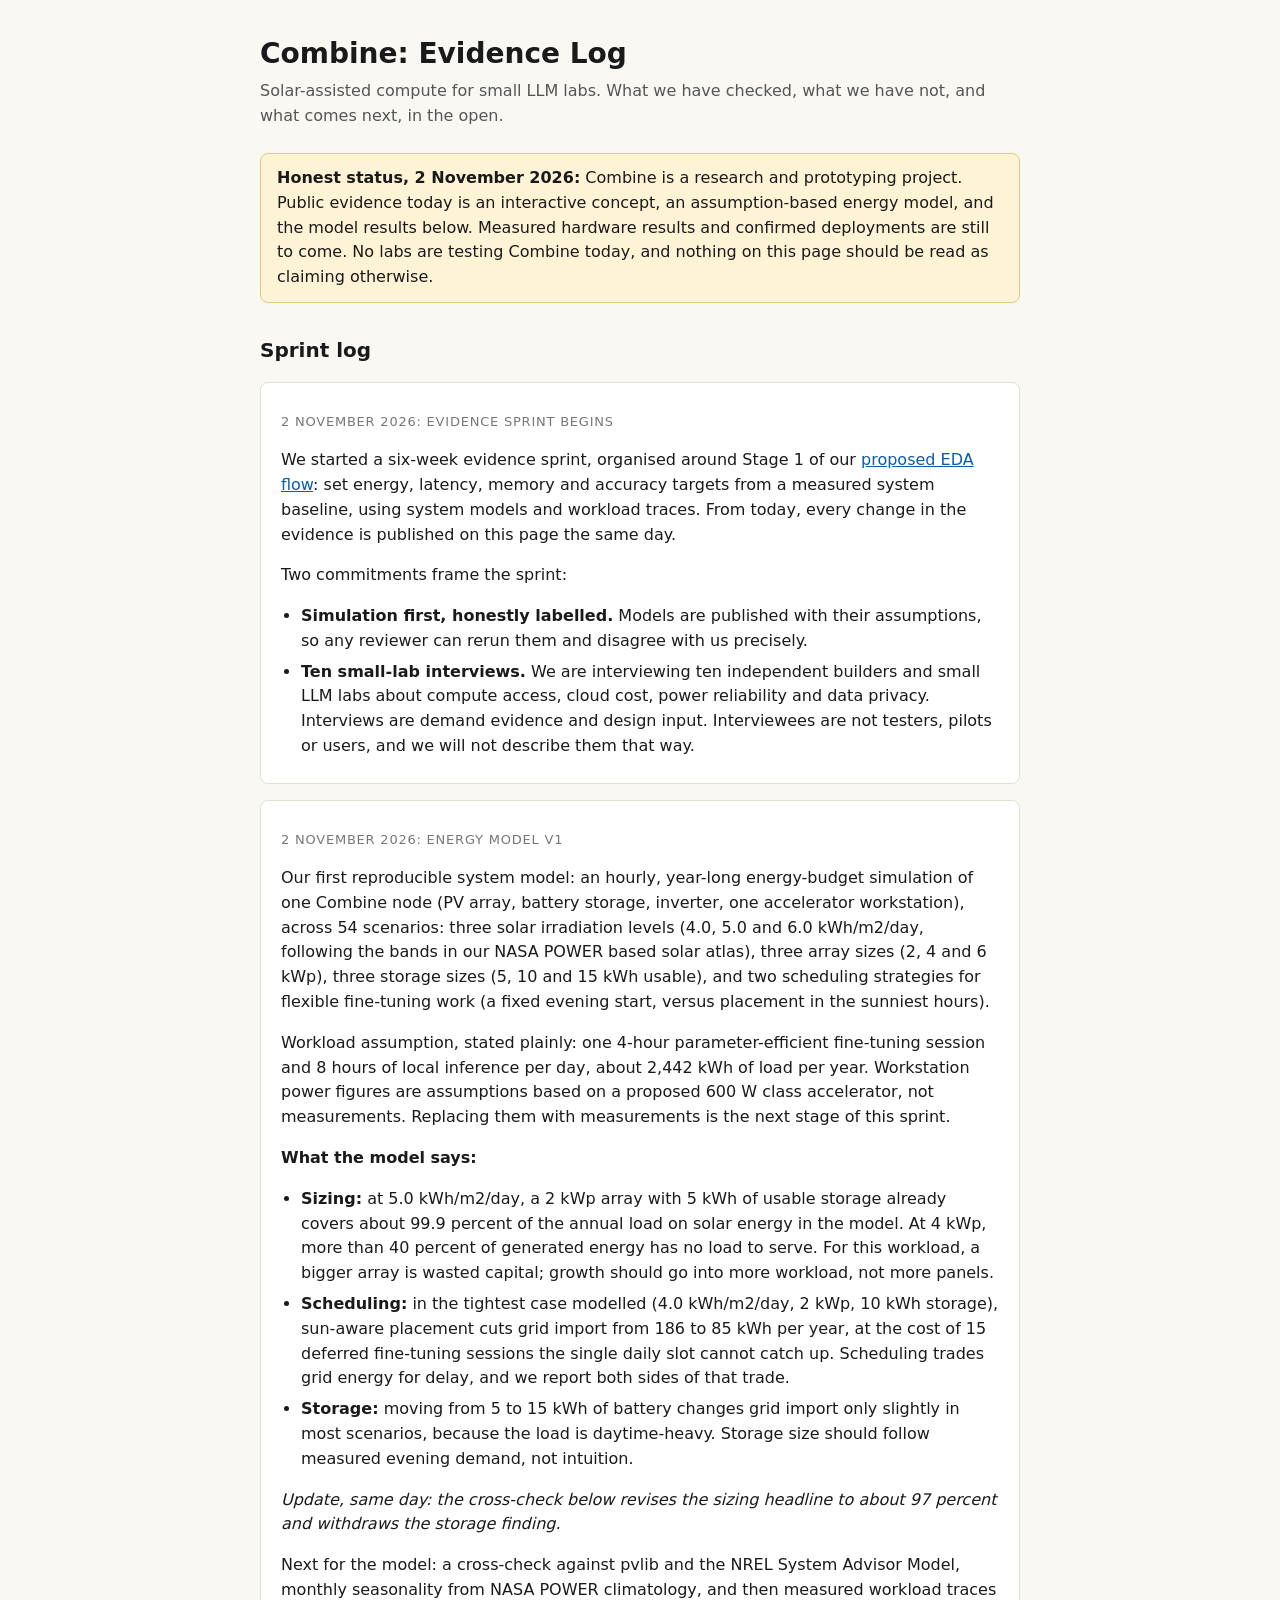
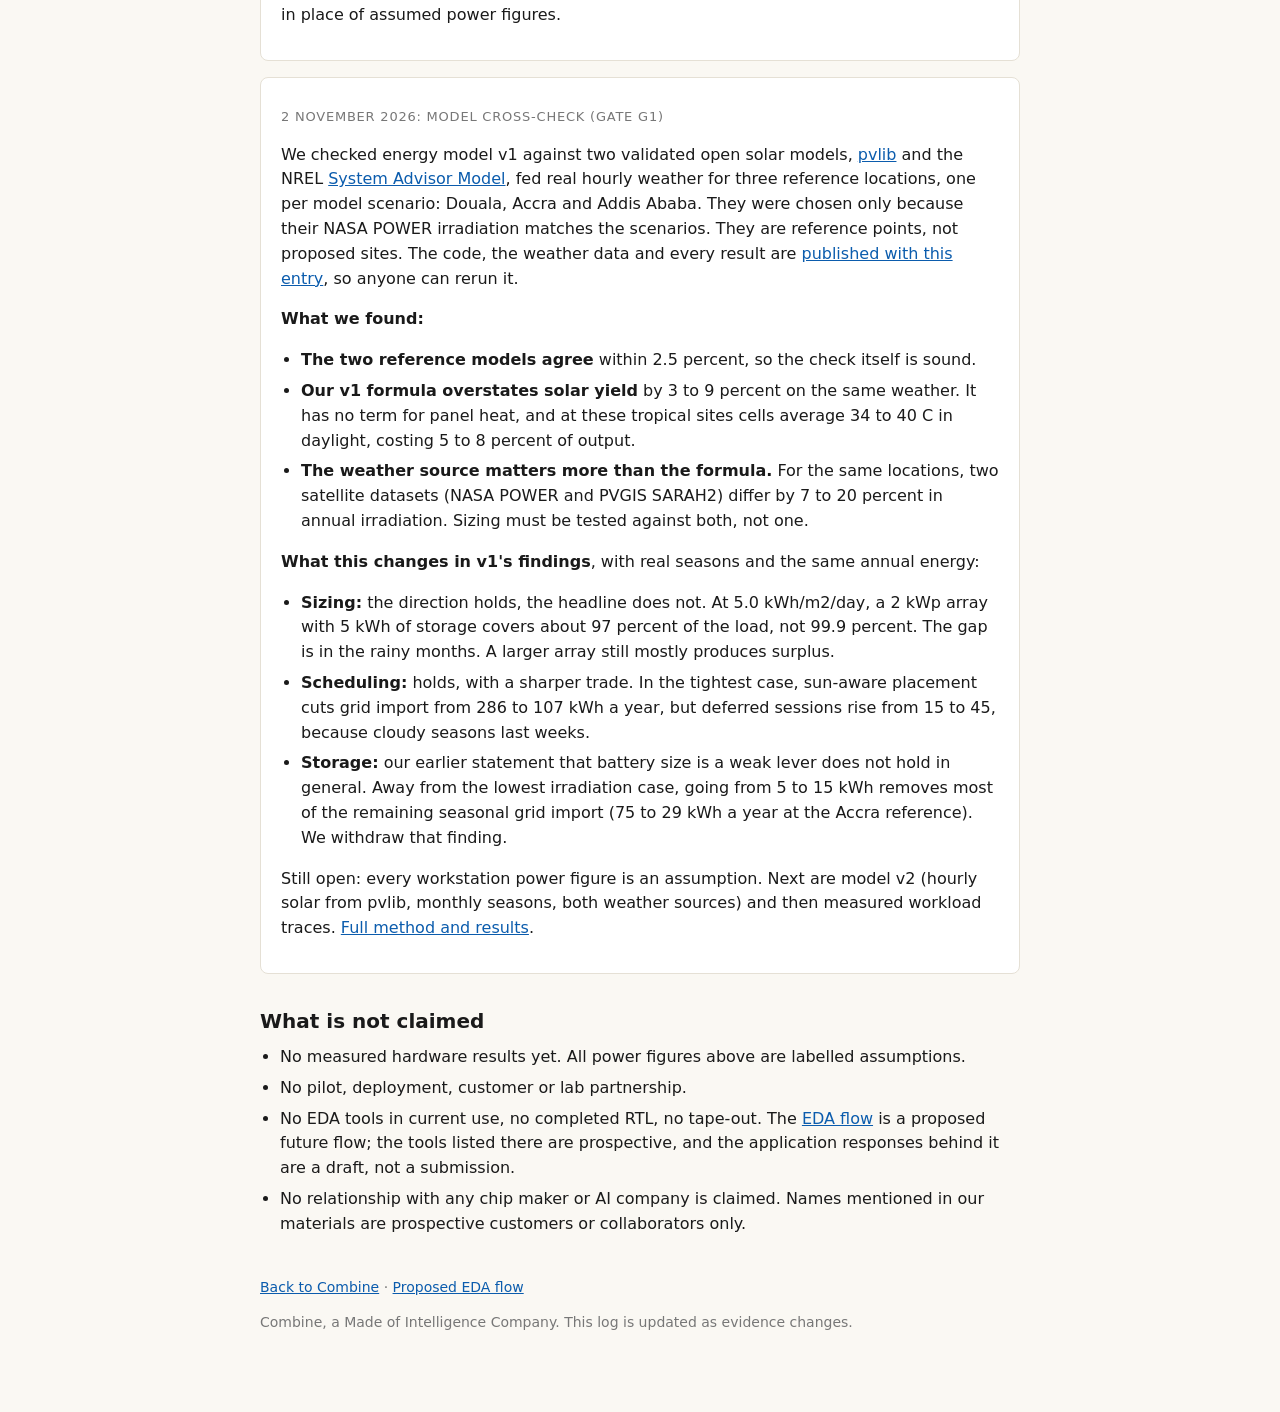
<file: evidence.html>
<!DOCTYPE html>
<html lang="en">
<head>
<meta charset="utf-8">
<script>(function(){var h=location.hostname;if(h==="asiyetajwa.github.io"||h==="combinelabs.pages.dev"){var p=location.pathname;if(h==="asiyetajwa.github.io"&&p.indexOf("/combine")===0){p=p.slice(8)||"/";}p=p.replace(/\.html$/,"");if(p==="/index"){p="/";}location.replace("https://combinelabs.tech"+p+location.search+location.hash);}})();</script>
<meta name="viewport" content="width=device-width, initial-scale=1">
<title>Combine: Evidence Log</title>
<style>
  body { font-family: system-ui, -apple-system, Segoe UI, Roboto, sans-serif;
         margin: 0; color: #1a1a1a; background: #faf8f3; line-height: 1.55; }
  main { max-width: 760px; margin: 0 auto; padding: 32px 20px 64px; }
  h1 { font-size: 28px; margin: 0 0 4px; }
  h2 { font-size: 20px; margin: 32px 0 8px; }
  .sub { color: #555; margin: 0 0 24px; }
  .status { background: #fff3d6; border: 1px solid #e3c878; border-radius: 8px;
            padding: 12px 16px; }
  .entry { background: #fff; border: 1px solid #e5e0d5; border-radius: 8px;
           padding: 16px 20px; margin: 16px 0; }
  .date { color: #777; font-size: 13px; text-transform: uppercase;
          letter-spacing: 0.06em; }
  a { color: #0b5cad; }
  ul { margin: 8px 0 8px 20px; padding: 0; }
  li { margin: 6px 0; }
  footer { color: #777; font-size: 14px; margin-top: 40px; }
</style>
</head>
<body>
<main>
  <h1>Combine: Evidence Log</h1>
  <p class="sub">Solar-assisted compute for small LLM labs. What we have
  checked, what we have not, and what comes next, in the open.</p>

  <div class="status">
    <strong>Honest status, 2 November 2026:</strong> Combine is a research
    and prototyping project. Public evidence today is an interactive
    concept, an assumption-based energy model, and the model results
    below. Measured hardware results and confirmed deployments are
    still to come. No labs are testing Combine today, and nothing on
    this page should be read as claiming otherwise.
  </div>

  <h2>Sprint log</h2>

  <div class="entry">
    <p class="date">2 November 2026: Evidence sprint begins</p>
    <p>We started a six-week evidence sprint, organised around Stage 1
    of our <a href="eda-flow.html">proposed EDA flow</a>: set energy,
    latency, memory and accuracy targets from a measured system
    baseline, using system models and workload traces. From today,
    every change in the evidence is published on this page the same
    day.</p>
    <p>Two commitments frame the sprint:</p>
    <ul>
      <li><strong>Simulation first, honestly labelled.</strong> Models
      are published with their assumptions, so any reviewer can rerun
      them and disagree with us precisely.</li>
      <li><strong>Ten small-lab interviews.</strong> We are interviewing
      ten independent builders and small LLM labs about compute access,
      cloud cost, power reliability and data privacy. Interviews are
      demand evidence and design input. Interviewees are not testers,
      pilots or users, and we will not describe them that way.</li>
    </ul>
  </div>

  <div class="entry">
    <p class="date">2 November 2026: Energy model v1</p>
    <p>Our first reproducible system model: an hourly, year-long
    energy-budget simulation of one Combine node (PV array, battery
    storage, inverter, one accelerator workstation), across 54
    scenarios: three solar irradiation levels (4.0, 5.0 and
    6.0 kWh/m2/day, following the bands in our NASA POWER based solar
    atlas), three array sizes (2, 4 and 6 kWp), three storage sizes
    (5, 10 and 15 kWh usable), and two scheduling strategies for
    flexible fine-tuning work (a fixed evening start, versus
    placement in the sunniest hours).</p>
    <p>Workload assumption, stated plainly: one 4-hour
    parameter-efficient fine-tuning session and 8 hours of local
    inference per day, about 2,442 kWh of load per year. Workstation
    power figures are assumptions based on a proposed 600 W class
    accelerator, not measurements. Replacing them with measurements
    is the next stage of this sprint.</p>
    <p><strong>What the model says:</strong></p>
    <ul>
      <li><strong>Sizing:</strong> at 5.0 kWh/m2/day, a 2 kWp array with
      5 kWh of usable storage already covers about 99.9 percent of the
      annual load on solar energy in the model. At 4 kWp, more than
      40 percent of generated energy has no load to serve. For this
      workload, a bigger array is wasted capital; growth should go
      into more workload, not more panels.</li>
      <li><strong>Scheduling:</strong> in the tightest case modelled
      (4.0 kWh/m2/day, 2 kWp, 10 kWh storage), sun-aware placement
      cuts grid import from 186 to 85 kWh per year, at the cost of
      15 deferred fine-tuning sessions the single daily slot cannot
      catch up. Scheduling trades grid energy for delay, and we
      report both sides of that trade.</li>
      <li><strong>Storage:</strong> moving from 5 to 15 kWh of battery
      changes grid import only slightly in most scenarios, because
      the load is daytime-heavy. Storage size should follow measured
      evening demand, not intuition.</li>
    </ul>
    <p><em>Update, same day: the cross-check below revises the sizing
    headline to about 97 percent and withdraws the storage finding.</em></p>
    <p>Next for the model: a cross-check against pvlib and the NREL
    System Advisor Model, monthly seasonality from NASA POWER
    climatology, and then measured workload traces in place of
    assumed power figures.</p>
  </div>

  <div class="entry">
    <p class="date">2 November 2026: Model cross-check (Gate G1)</p>
    <p>We checked energy model v1 against two validated open solar
    models, <a href="https://pvlib-python.readthedocs.io/">pvlib</a> and
    the NREL <a href="https://sam.nrel.gov/">System Advisor Model</a>,
    fed real hourly weather for three reference locations, one per
    model scenario: Douala, Accra and Addis Ababa. They were chosen only
    because their NASA POWER irradiation matches the scenarios. They are
    reference points, not proposed sites. The code, the weather data
    and every result are <a href="https://github.com/asiyetajwa/combine/tree/main/model">published
    with this entry</a>, so anyone can rerun it.</p>
    <p><strong>What we found:</strong></p>
    <ul>
      <li><strong>The two reference models agree</strong> within
      2.5 percent, so the check itself is sound.</li>
      <li><strong>Our v1 formula overstates solar yield</strong> by 3 to
      9 percent on the same weather. It has no term for panel heat, and
      at these tropical sites cells average 34 to 40 C in daylight,
      costing 5 to 8 percent of output.</li>
      <li><strong>The weather source matters more than the
      formula.</strong> For the same locations, two satellite datasets
      (NASA POWER and PVGIS SARAH2) differ by 7 to 20 percent in annual
      irradiation. Sizing must be tested against both, not one.</li>
    </ul>
    <p><strong>What this changes in v1's findings</strong>, with real
    seasons and the same annual energy:</p>
    <ul>
      <li><strong>Sizing:</strong> the direction holds, the headline
      does not. At 5.0 kWh/m2/day, a 2 kWp array with 5 kWh of storage
      covers about 97 percent of the load, not 99.9 percent. The gap is
      in the rainy months. A larger array still mostly produces surplus.</li>
      <li><strong>Scheduling:</strong> holds, with a sharper trade. In
      the tightest case, sun-aware placement cuts grid import from 286 to
      107 kWh a year, but deferred sessions rise from 15 to 45, because
      cloudy seasons last weeks.</li>
      <li><strong>Storage:</strong> our earlier statement that battery
      size is a weak lever does not hold in general. Away from the
      lowest irradiation case, going from 5 to 15 kWh removes most of
      the remaining seasonal grid import (75 to 29 kWh a year at the
      Accra reference). We withdraw that finding.</li>
    </ul>
    <p>Still open: every workstation power figure is an assumption. Next
    are model v2 (hourly solar from pvlib, monthly seasons, both weather
    sources) and then measured workload traces.
    <a href="https://github.com/asiyetajwa/combine/blob/main/model/G1-crosscheck.md">Full
    method and results</a>.</p>
  </div>

  <h2>What is not claimed</h2>
  <ul>
    <li>No measured hardware results yet. All power figures above are
    labelled assumptions.</li>
    <li>No pilot, deployment, customer or lab partnership.</li>
    <li>No EDA tools in current use, no completed RTL, no tape-out.
    The <a href="eda-flow.html">EDA flow</a> is a proposed future
    flow; the tools listed there are prospective, and the application
    responses behind it are a draft, not a submission.</li>
    <li>No relationship with any chip maker or AI company is claimed.
    Names mentioned in our materials are prospective customers or
    collaborators only.</li>
  </ul>

  <footer>
    <p><a href="index.html">Back to Combine</a> &middot;
    <a href="eda-flow.html">Proposed EDA flow</a></p>
    <p>Combine, a Made of Intelligence Company. This log is updated as evidence
    changes.</p>
  </footer>
</main>
</body>
</html>
</file>
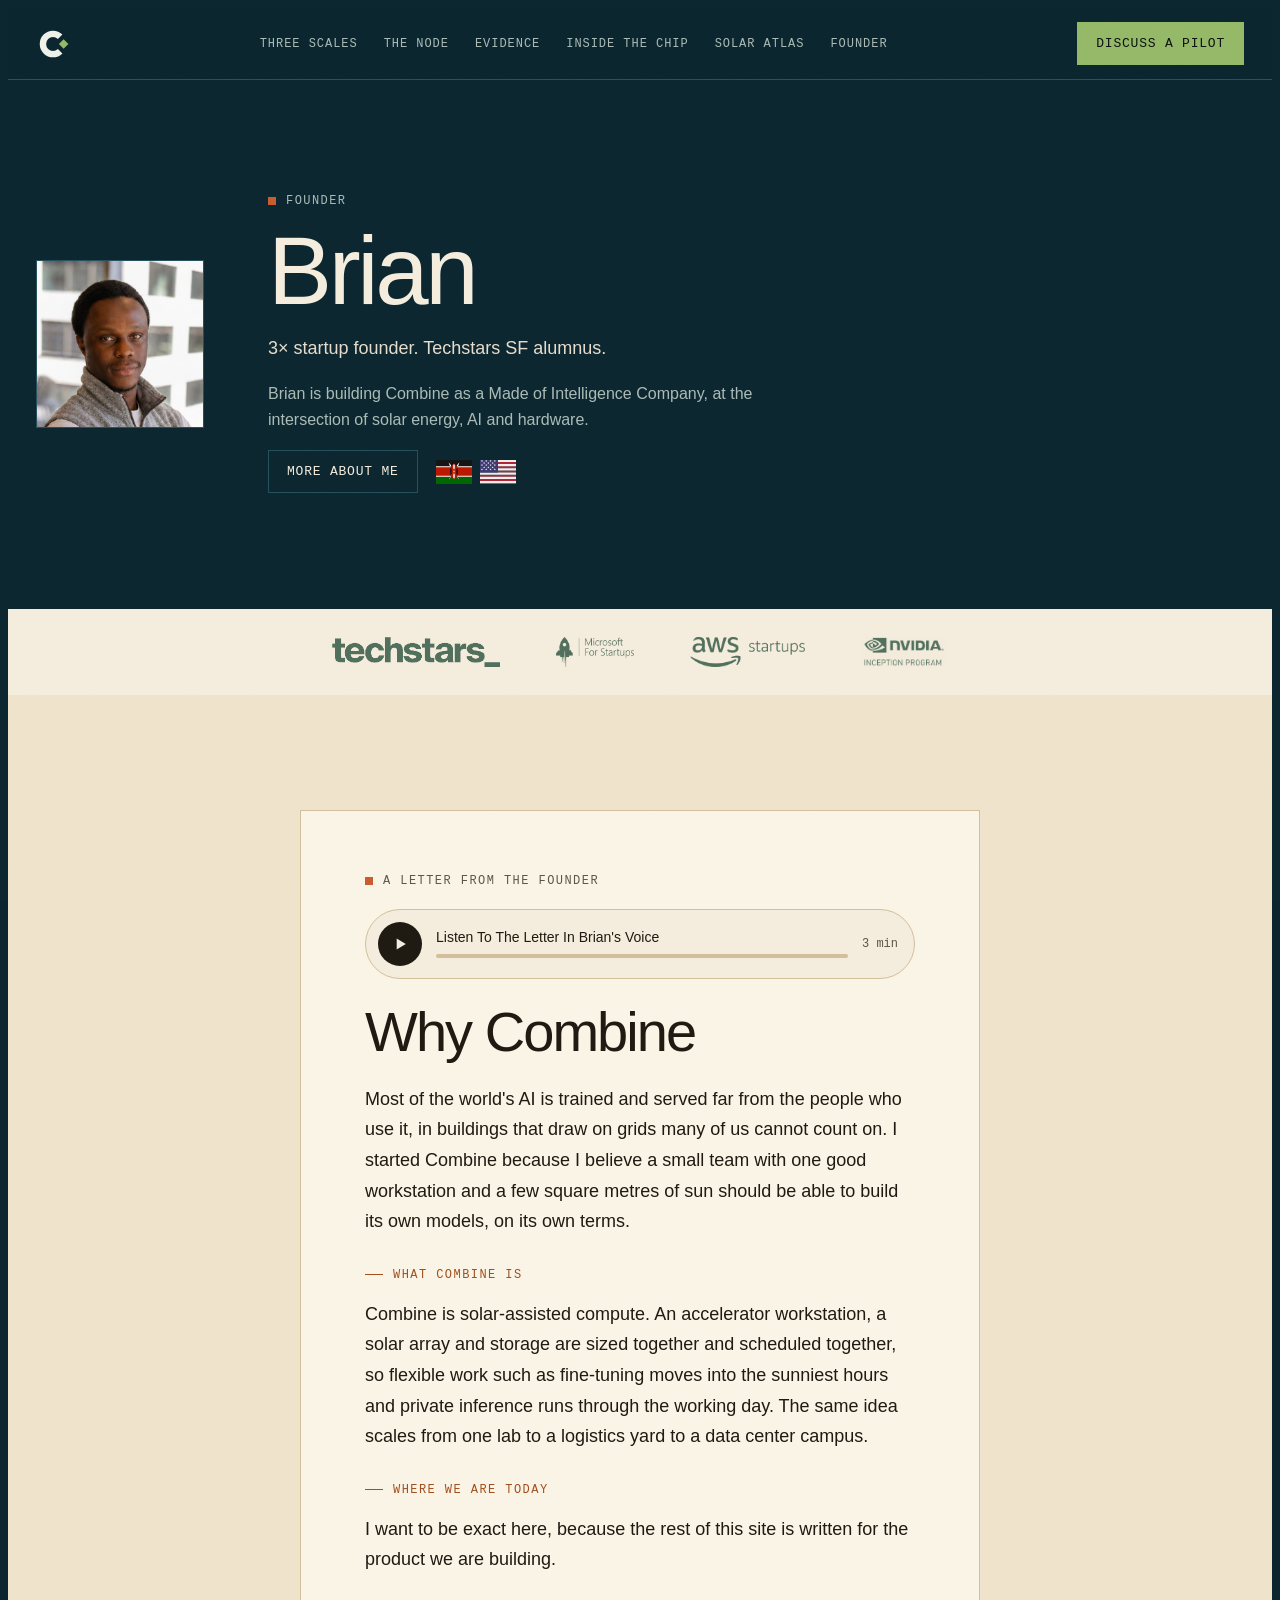
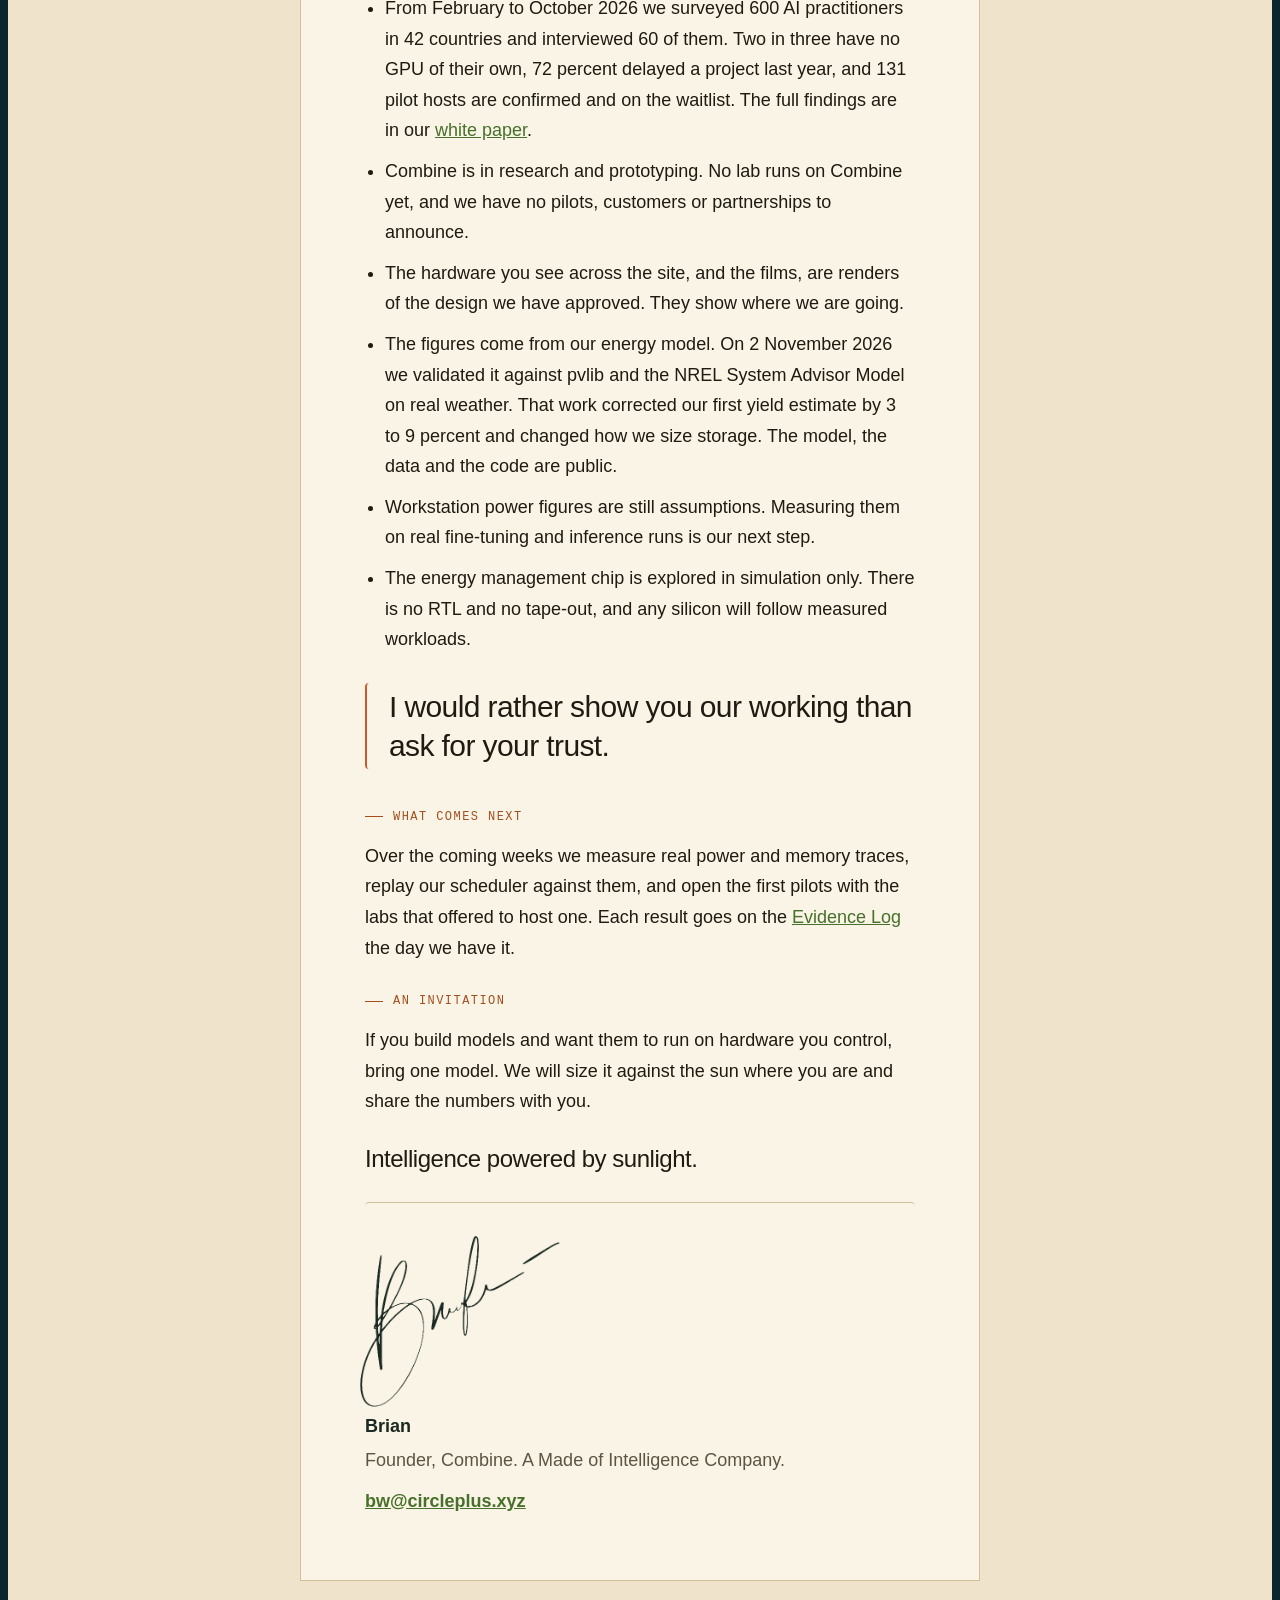
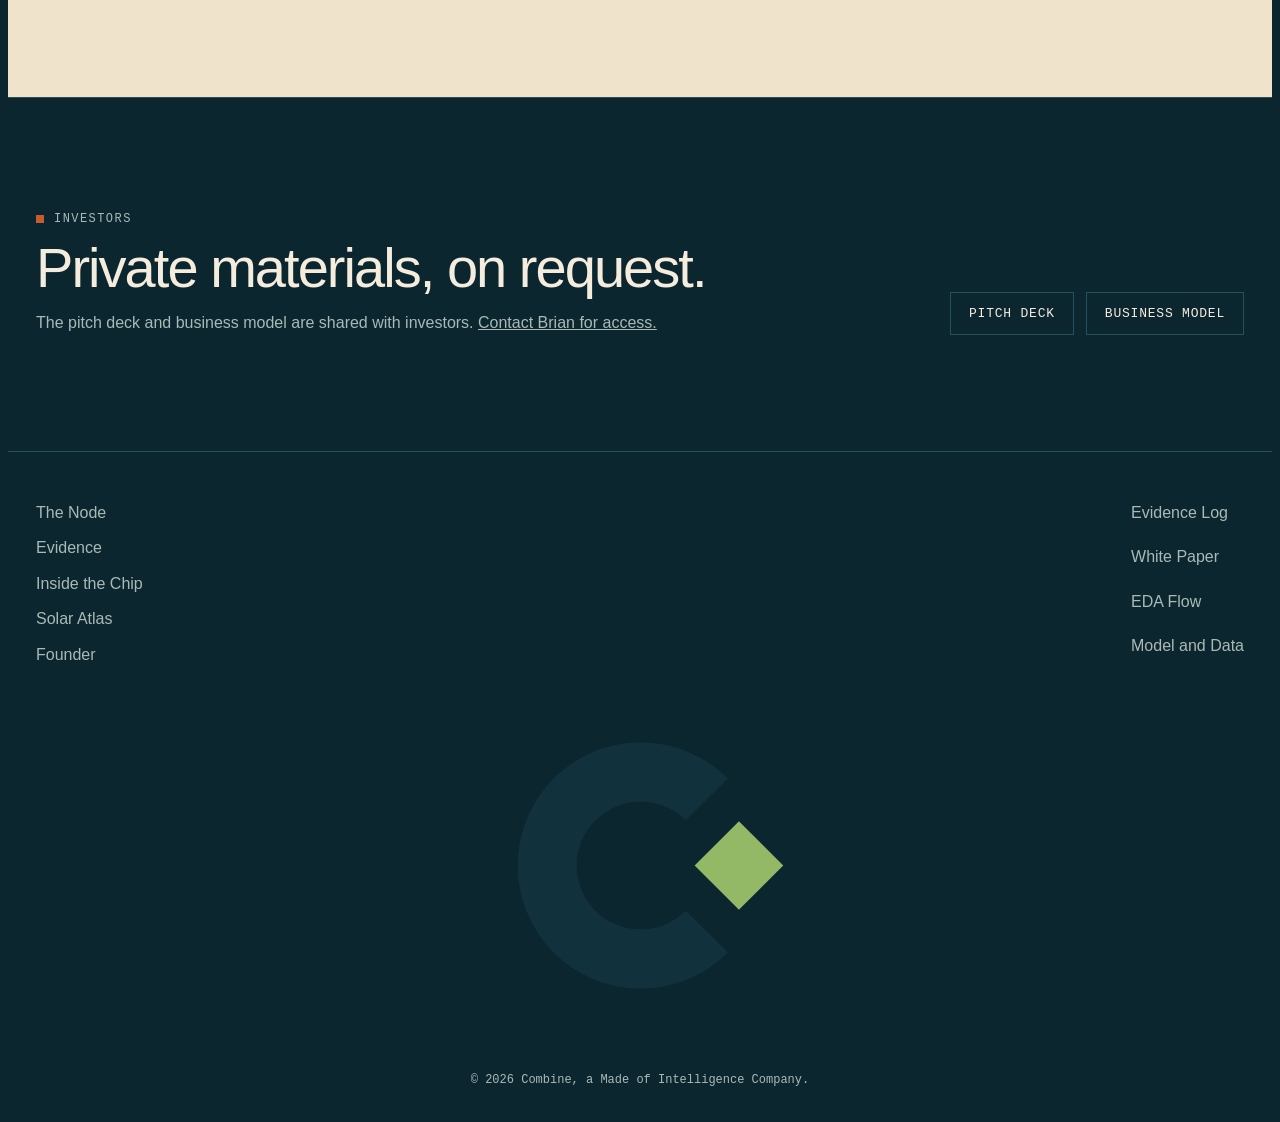
<file: founder.html>
<!doctype html>
<html lang="en">
<head>
<meta charset="utf-8">
<script>(function(){var h=location.hostname;if(h==="asiyetajwa.github.io"||h==="combinelabs.pages.dev"){var p=location.pathname;if(h==="asiyetajwa.github.io"&&p.indexOf("/combine")===0){p=p.slice(8)||"/";}p=p.replace(/\.html$/,"");if(p==="/index"){p="/";}location.replace("https://combinelabs.tech"+p+location.search+location.hash);}})();</script>
<meta name="viewport" content="width=device-width, initial-scale=1">
<title>Combine Founder</title>
<meta name="description" content="Brian, founder of Combine, and a letter on why Combine exists and where it stands.">
<meta name="theme-color" content="#0c2630">
<meta property="og:title" content="Combine Founder">
<meta property="og:description" content="Brian, founder of Combine, and a letter on why Combine exists and where it stands.">
<meta property="og:type" content="website">
<meta property="og:url" content="https://asiyetajwa.github.io/combine/founder.html">
<meta name="referrer" content="strict-origin-when-cross-origin">
<meta http-equiv="Content-Security-Policy" content="default-src 'none'; script-src 'self' 'unsafe-inline' https://cdnjs.cloudflare.com https://cdn.jsdelivr.net; style-src 'self' 'unsafe-inline' https://fonts.googleapis.com; font-src https://fonts.gstatic.com; img-src 'self' data:; media-src 'self'; connect-src 'none'; base-uri 'none'; form-action 'none'">
<link rel="icon" type="image/svg+xml" href="data:image/svg+xml,%3Csvg%20xmlns%3D%22http%3A%2F%2Fwww.w3.org%2F2000%2Fsvg%22%20viewBox%3D%220%200%2064%2064%22%20fill%3D%22none%22%3E%3Cpath%20d%3D%22M49.7%2014.3a25%2025%200%201%200%200%2035.4l-8.5-8.5a13%2013%200%201%201%200-18.4l8.5-8.5Z%22%20fill%3D%22%23183c31%22%2F%3E%3Cpath%20d%3D%22m52%2023%209%209-9%209-9-9%209-9Z%22%20fill%3D%22%23759651%22%2F%3E%3C%2Fsvg%3E">
<link rel="preconnect" href="https://fonts.googleapis.com">
<link rel="preconnect" href="https://fonts.gstatic.com" crossorigin>
<link rel="stylesheet" href="https://fonts.googleapis.com/css2?family=Geist:wght@300;400;500;600&family=Geist+Mono:wght@400;500&display=swap">
<link rel="stylesheet" href="assets/site.css">
<style>
.listen { display: grid; grid-template-columns: auto 1fr auto; align-items: center; gap: 14px; padding: 12px 16px 12px 12px; border: 1px solid var(--rule); border-radius: 999px; background: #f4ecdc; margin: 4px 0 6px; }
.listen[hidden] { display: none; }
.listen-play { width: 44px; height: 44px; border-radius: 50%; border: 0; background: var(--ink); color: #f4ecdc; display: grid; place-items: center; cursor: pointer; }
.listen-play svg { width: 20px; height: 20px; fill: currentColor; }
.listen-play .i-pause, .listen.playing .listen-play .i-play { display: none; }
.listen.playing .listen-play .i-pause { display: inline; }
.listen-body { display: grid; gap: 8px; min-width: 0; }
.listen-label { font: 500 14px/1.2 var(--display); color: var(--ink); }
.listen-track { position: relative; height: 4px; background: var(--rule); border-radius: 2px; cursor: pointer; }
.listen-track i { position: absolute; inset: 0 auto 0 0; width: 0; background: var(--sun); border-radius: 2px; }
.listen-time { font: 400 12px/1 var(--mono); color: var(--dim); font-variant-numeric: tabular-nums; white-space: nowrap; }
.letter [data-seg] { transition: background-color .3s ease; border-radius: 4px; }
.letter [data-seg].reading { background: rgba(194,125,34,.14); box-shadow: 0 0 0 6px rgba(194,125,34,.14); }
@media (max-width: 480px) { .listen { border-radius: 14px; } .listen-label { font-size: 13px; } }
</style>
</head>
<body>
<nav class="top" aria-label="Main">
  <div class="wrap">
    <a class="brand" href="./" aria-label="Combine home">
      <svg viewBox="0 0 64 64" fill="none" aria-hidden="true"><path d="M49.7 14.3a25 25 0 1 0 0 35.4l-8.5-8.5a13 13 0 1 1 0-18.4l8.5-8.5Z" fill="#eef1ea"/><path d="m52 23 9 9-9 9-9-9 9-9Z" fill="#93b866"/></svg>
    </a>
    <div class="navlinks"><a href="./#scales">Three Scales</a><a href="./#node">The Node</a><a href="./#evidence">Evidence</a><a href="./#chip">Inside the Chip</a><a href="atlas.html">Solar Atlas</a><a href="founder.html">Founder</a></div>
    <a class="btn" href="pilot.html">Discuss a Pilot</a>
  </div>
</nav>
<main>
<header class="sub-hero">
  <div class="wrap pad founder-hero">
    <img class="founder-photo" src="assets/founder-photo.jpg" alt="Brian, founder of Combine" width="168" height="168">
    <div style="display:grid;gap:18px;min-width:0">
      <span class="eyebrow">Founder</span>
      <h1 class="sub-title">Brian</h1>
      <p class="lead">3× startup founder. Techstars SF alumnus.</p>
      <p style="color:var(--dim);max-width:60ch">Brian is building Combine as a Made of Intelligence Company, at the intersection of solar energy, AI and hardware.</p>
      <div class="founder-links">
        <a class="btn ghost" href="https://asiyetajwa.github.io/me/">More About Me</a>
                <span class="flags"><img src="assets/flag-ke.svg" alt="Kenyan flag" width="36" height="24"><img src="assets/flag-us.svg" alt="American flag" width="36" height="24"></span>
      </div>
    </div>
  </div>
</header>

<section class="programs">
  <div class="wrap programs-row" aria-label="Techstars, Microsoft for Startups, AWS Startups and NVIDIA Inception Program">
    <img src="assets/logo-techstars.png" alt="Techstars"><img src="assets/logo-msft.png" alt="Microsoft for Startups"><img src="assets/logo-aws.png" alt="AWS Startups"><img src="assets/logo-nvidia.png" alt="NVIDIA Inception Program">
  </div>
</section>

<section class="sand" id="letter">
  <div class="wrap pad">
    <article class="letter">
      <span class="eyebrow">A Letter From the Founder</span>
      <div class="listen" id="listen" hidden>
        <button type="button" class="listen-play" id="listen-play" aria-label="Play the letter"><svg viewBox="0 0 24 24" aria-hidden="true"><path class="i-play" d="M8 5.5v13l11-6.5z"/><path class="i-pause" d="M7 5h3.5v14H7zM13.5 5H17v14h-3.5z"/></svg></button>
        <div class="listen-body"><span class="listen-label">Listen To The Letter In Brian's Voice</span>
          <div class="listen-track" id="listen-track" role="slider" tabindex="0" aria-label="Position in the recording" aria-valuemin="0" aria-valuemax="100" aria-valuenow="0"><i id="listen-fill"></i></div></div>
        <span class="listen-time" id="listen-time"></span>
        <audio id="listen-audio" preload="none"></audio>
      </div>
      <h2>Why Combine</h2>

      <p data-seg="s1">Most of the world's AI is trained and served far from the people who use it, in buildings that draw on grids many of us cannot count on. I started Combine because I believe a small team with one good workstation and a few square metres of sun should be able to build its own models, on its own terms.</p>

      <p class="cap">What Combine is</p>
      <p data-seg="s2">Combine is solar-assisted compute. An accelerator workstation, a solar array and storage are sized together and scheduled together, so flexible work such as fine-tuning moves into the sunniest hours and private inference runs through the working day. The same idea scales from one lab to a logistics yard to a data center campus.</p>

      <p class="cap">Where we are today</p>
      <p data-seg="s3">I want to be exact here, because the rest of this site is written for the product we are building.</p>
      <ul class="plain">
        <li data-seg="s4">From February to October 2026 we surveyed 600 AI practitioners in 42 countries and interviewed 60 of them. Two in three have no GPU of their own, 72 percent delayed a project last year, and 131 pilot hosts are confirmed and on the waitlist. The full findings are in our <a href="whitepaper.html">white paper</a>.</li>
        <li data-seg="s5">Combine is in research and prototyping. No lab runs on Combine yet, and we have no pilots, customers or partnerships to announce.</li>
        <li data-seg="s6">The hardware you see across the site, and the films, are renders of the design we have approved. They show where we are going.</li>
        <li data-seg="s7">The figures come from our energy model. On 2 November 2026 we validated it against pvlib and the NREL System Advisor Model on real weather. That work corrected our first yield estimate by 3 to 9 percent and changed how we size storage. The model, the data and the code are public.</li>
        <li data-seg="s8">Workstation power figures are still assumptions. Measuring them on real fine-tuning and inference runs is our next step.</li>
        <li data-seg="s9">The energy management chip is explored in simulation only. There is no RTL and no tape-out, and any silicon will follow measured workloads.</li>
      </ul>

      <blockquote class="pull" data-seg="s10">I would rather show you our working than ask for your trust.</blockquote>

      <p class="cap">What comes next</p>
      <p data-seg="s11">Over the coming weeks we measure real power and memory traces, replay our scheduler against them, and open the first pilots with the labs that offered to host one. Each result goes on the <a href="evidence.html">Evidence Log</a> the day we have it.</p>

      <p class="cap">An invitation</p>
      <p data-seg="s12">If you build models and want them to run on hardware you control, bring one model. We will size it against the sun where you are and share the numbers with you.</p>

      <p class="beat" data-seg="s13">Intelligence powered by sunlight.</p>

      <div class="sign" data-seg="sign">
        <a class="me" href="https://googlesearchbrian.pages.dev" aria-label="Brian's personal website"><span class="sig" role="img" aria-label="Brian's signature"></span><strong>Brian</strong></a>
        <span style="color:var(--dim)">Founder, Combine. A Made of Intelligence Company.</span>
        <a class="mail" href="mailto:bw@circleplus.xyz">bw@circleplus.xyz</a>
      </div>
    </article>
  </div>
</section>

<section>
  <div class="wrap pad founder-investors">
    <div style="display:grid;gap:14px">
      <span class="eyebrow">Investors</span>
      <h2>Private materials, on request.</h2>
      <p style="color:var(--dim)">The pitch deck and business model are shared with investors. <a href="https://www.linkedin.com/in/bw-simiyu" target="_blank" rel="noopener noreferrer">Contact Brian for access.</a></p>
    </div>
    <div class="investor-links"><a class="btn ghost" href="pitch-deck.html">Pitch Deck</a><a class="btn ghost" href="business-model.html">Business Model</a></div>
  </div>
</section>

</main>
<footer>
  <div class="wrap">
    <div class="fcols">
      <ul><li><a href="./#node">The Node</a></li><li><a href="./#evidence">Evidence</a></li><li><a href="./#chip">Inside the Chip</a></li><li><a href="atlas.html">Solar Atlas</a></li><li><a href="founder.html">Founder</a></li></ul>
      <ul><li><a href="evidence.html">Evidence Log</a></li><li><a href="whitepaper.html">White Paper</a></li><li><a href="eda-flow.html">EDA Flow</a></li><li><a href="https://github.com/asiyetajwa/combine/tree/main/model">Model and Data</a></li></ul>
    </div>
    <div class="footmark" aria-hidden="true"><svg viewBox="0 0 64 64" fill="none" aria-hidden="true"><path d="M49.7 14.3a25 25 0 1 0 0 35.4l-8.5-8.5a13 13 0 1 1 0-18.4l8.5-8.5Z" fill="currentColor"/><path d="m52 23 9 9-9 9-9-9 9-9Z" fill="#93b866"/></svg></div>
    <p class="legal">© 2026 Combine, a Made of Intelligence Company.</p>
  </div>
</footer>

<script src="assets/letter-audio.js"></script>
<script src="assets/letter-player.js"></script>
</body>
</html>
</file>
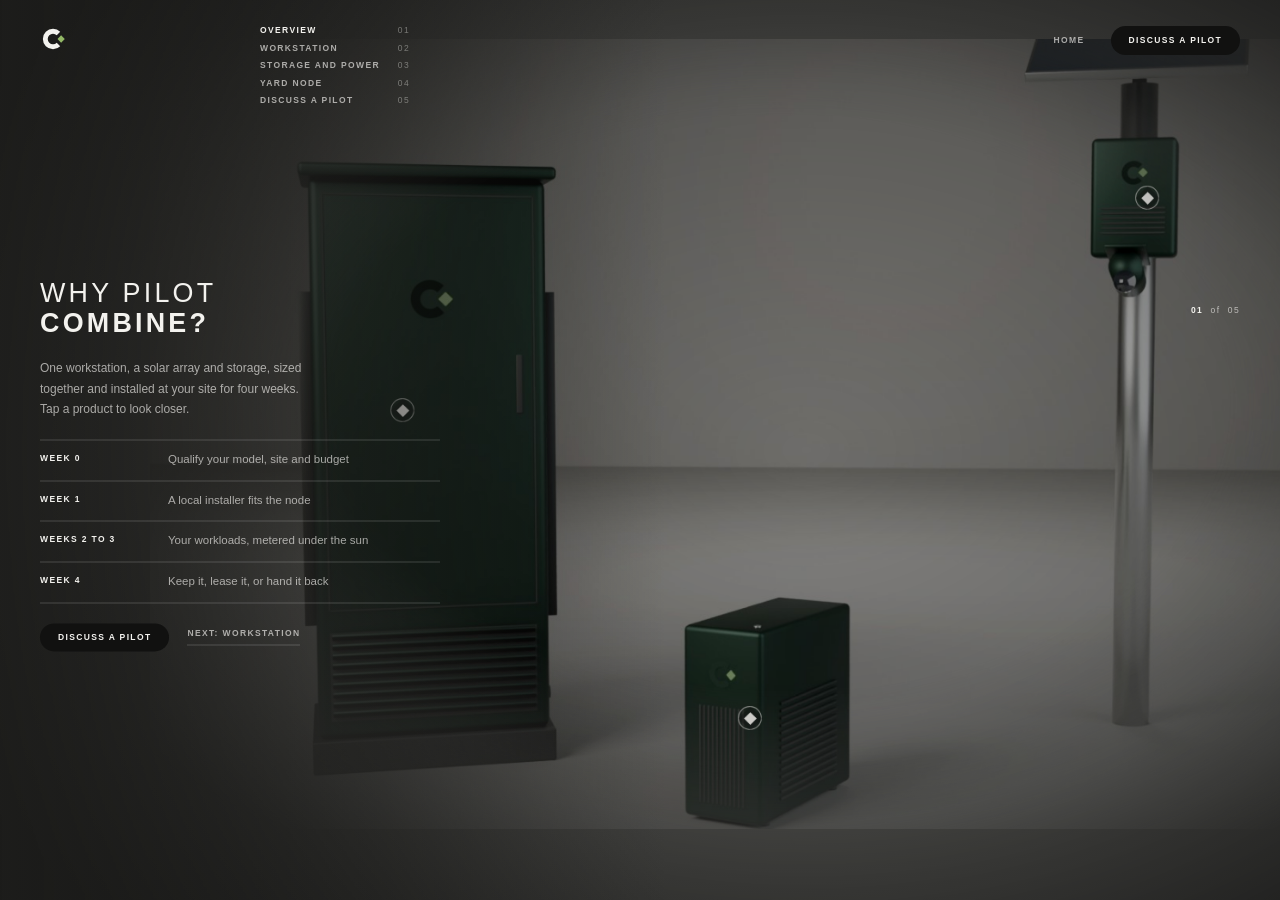
<file: pilot.html>
<!doctype html>
<html lang="en">

<head>
<meta charset="utf-8">
<script>(function(){var h=location.hostname;if(h==="asiyetajwa.github.io"||h==="combinelabs.pages.dev"){var p=location.pathname;if(h==="asiyetajwa.github.io"&&p.indexOf("/combine")===0){p=p.slice(8)||"/";}p=p.replace(/\.html$/,"");if(p==="/index"){p="/";}location.replace("https://combinelabs.tech"+p+location.search+location.hash);}})();</script>
<meta name="viewport" content="width=device-width, initial-scale=1">
<title>Combine | Discuss a Pilot</title>
<meta name="description" content="Run your own model on a solar-assisted Combine node at your site for four weeks.">
<meta name="theme-color" content="#4f4f4c">
<meta property="og:title" content="Combine | Discuss a Pilot">
<meta property="og:description" content="Run your own model on a solar-assisted Combine node at your site for four weeks.">
<meta property="og:type" content="website">
<meta property="og:url" content="https://combinelabs.tech/pilot">
<meta name="referrer" content="strict-origin-when-cross-origin">
<meta http-equiv="Content-Security-Policy" content="default-src 'none'; script-src 'self' 'unsafe-inline' https://cdnjs.cloudflare.com https://cdn.jsdelivr.net; style-src 'self' 'unsafe-inline' https://fonts.googleapis.com; font-src https://fonts.gstatic.com; img-src 'self' data:; media-src 'self'; connect-src 'none'; base-uri 'none'; form-action 'none'">
<link rel="icon" type="image/svg+xml" href="data:image/svg+xml,%3Csvg%20xmlns%3D%22http%3A%2F%2Fwww.w3.org%2F2000%2Fsvg%22%20viewBox%3D%220%200%2064%2064%22%20fill%3D%22none%22%3E%3Cpath%20d%3D%22M49.7%2014.3a25%2025%200%201%200%200%2035.4l-8.5-8.5a13%2013%200%201%201%200-18.4l8.5-8.5Z%22%20fill%3D%22%23183c31%22%2F%3E%3Cpath%20d%3D%22m52%2023%209%209-9%209-9-9%209-9Z%22%20fill%3D%22%23759651%22%2F%3E%3C%2Fsvg%3E">
<link rel="preconnect" href="https://fonts.googleapis.com">
<link rel="preconnect" href="https://fonts.gstatic.com" crossorigin>
<link rel="stylesheet" href="https://fonts.googleapis.com/css2?family=Geist:wght@300;400;600&display=swap">
<style>
/* Layout: one image, one stage. The family render fills a low-key studio; a camera glides and zooms between the
   products, a spotlight follows it, and the copy on the left changes with each stop. */
:root {
  color-scheme: dark;
  --studio: #4f4f4c;
  --studio-lit: #6b6b68;
  --ink: #f3f2ee;
  --soft: rgba(243, 242, 238, .66);
  --faint: rgba(243, 242, 238, .4);
  --line: rgba(243, 242, 238, .2);
  --pill: #111110;
  --leaf: #93b866;
  --display: "Geist", "Helvetica Neue", Arial, sans-serif;
}
* { box-sizing: border-box; }
[hidden] { display: none !important; }
html, body { height: 100%; }
body { margin: 0; overflow: hidden; color: var(--ink); font: 300 13px/1.7 var(--display); -webkit-font-smoothing: antialiased;
  background: radial-gradient(70% 80% at 60% 50%, var(--studio-lit), var(--studio) 60%, #3a3a38); }
a { color: inherit; text-decoration: none; }
button { font: inherit; color: inherit; }
:focus-visible { outline: 1px solid var(--ink); outline-offset: 4px; }

/* stage and camera */
.stage { position: fixed; inset: 0; overflow: hidden; touch-action: pan-y; }
.cam { position: absolute; left: 0; top: 0; transform-origin: 0 0; transition: transform 1.4s cubic-bezier(.65, 0, .25, 1); will-change: transform; }
.cam img { display: block; width: 100%; height: 100%; user-select: none; -webkit-user-drag: none;
  -webkit-mask-image: radial-gradient(68% 70% at 50% 46%, #000 52%, transparent 97%); mask-image: radial-gradient(68% 70% at 50% 46%, #000 52%, transparent 97%); }
.spot { position: absolute; inset: 0; pointer-events: none; transition: background 1.4s ease;
  background: radial-gradient(var(--sr, 60%) var(--sr, 60%) at var(--sx, 60%) var(--sy, 52%), rgba(0, 0, 0, 0) 0%, rgba(0, 0, 0, .22) 55%, rgba(0, 0, 0, .62) 100%); }
.scrim { position: absolute; inset: 0; pointer-events: none; background: linear-gradient(90deg, rgba(30, 30, 28, .78) 0%, rgba(30, 30, 28, .4) 30%, rgba(30, 30, 28, 0) 52%); }

/* hotspots live in image coordinates, so they stay on the products while the camera moves */
.hot { position: absolute; width: 0; height: 0; }
.hot button { position: absolute; left: -22px; top: -22px; width: 44px; height: 44px; border: 0; background: none; padding: 0; cursor: pointer; display: grid; place-items: center; }
.hot button::before { content: ""; position: absolute; inset: 10px; border-radius: 50%; border: 1px solid rgba(243, 242, 238, .6); animation: ring 2.6s ease-out infinite; }
.hot button i { width: 9px; height: 9px; background: var(--ink); transform: rotate(45deg); box-shadow: 0 0 0 4px rgba(17, 17, 16, .35); transition: background .3s, box-shadow .3s; }
.hot button[aria-pressed="true"] i { background: var(--leaf); box-shadow: 0 0 14px rgba(147, 184, 102, .9); }
.hot button span { position: absolute; left: 34px; top: 50%; transform: translateY(-50%); white-space: nowrap; font: 600 8.5px/1 var(--display); letter-spacing: .16em; text-transform: uppercase; background: rgba(17, 17, 16, .7); padding: 6px 9px; border-radius: 999px; opacity: 0; transition: opacity .3s; pointer-events: none; }
.hot button:hover span, .hot button:focus-visible span { opacity: 1; }
@keyframes ring { 0% { transform: scale(.6); opacity: .9; } 100% { transform: scale(1.6); opacity: 0; } }
.cam { --inv: 1; }
.hot button { transform: scale(var(--inv)); transition: transform 1.4s cubic-bezier(.65, 0, .25, 1); }

/* chrome */
.top { position: fixed; z-index: 10; inset: 0 0 auto; display: grid; grid-template-columns: 220px 1fr auto; align-items: start;
  padding: calc(26px + env(safe-area-inset-top, 0px)) max(40px, env(safe-area-inset-right, 0px)) 0 max(40px, env(safe-area-inset-left, 0px)); pointer-events: none; }
.top > * { pointer-events: auto; }
.brand { line-height: 0; }
.brand svg { width: 26px; height: 26px; }
.steps { list-style: none; margin: 0; padding: 0; display: grid; gap: 9px; }
.steps button { all: unset; cursor: pointer; display: grid; grid-template-columns: 130px 20px; font: 600 8.5px/1 var(--display); letter-spacing: .16em; text-transform: uppercase; color: var(--soft); transition: color .4s; }
.steps button span:last-child { font-weight: 400; color: var(--faint); text-align: right; }
.steps button[aria-current="true"] { color: var(--ink); }
.steps button:focus-visible { outline: 1px solid var(--ink); outline-offset: 4px; }
.right { display: flex; align-items: center; gap: 26px; }
.right > a:first-child { font: 600 8.5px/1 var(--display); letter-spacing: .16em; text-transform: uppercase; color: var(--soft); }
.pill { display: inline-block; background: var(--pill); color: var(--ink); font: 600 8.5px/1 var(--display); letter-spacing: .16em; text-transform: uppercase; padding: 10px 18px; border-radius: 999px; border: 0; cursor: pointer; }
.pill:hover { background: #000; }
.count { position: fixed; z-index: 10; right: max(40px, env(safe-area-inset-right, 0px)); top: 34%; font: 400 8.5px/1 var(--display); letter-spacing: .16em; color: var(--soft); }
.count b { font-weight: 600; color: var(--ink); }

/* the copy panel */
.panel { position: fixed; z-index: 5; left: max(40px, env(safe-area-inset-left, 0px)); top: 50%; transform: translateY(-46%); width: min(400px, 34vw); display: grid; gap: 20px; }
.stop { display: grid; gap: 20px; animation: in .7s ease both; }
@keyframes in { from { opacity: 0; transform: translateY(8px); } to { opacity: 1; transform: none; } }
h1, h2 { margin: 0; font-weight: 300; font-size: clamp(22px, 2.1vw, 30px); line-height: 1.12; letter-spacing: .12em; text-transform: uppercase; text-wrap: balance; }
h1 strong, h2 strong { font-weight: 600; }
p { margin: 0; color: var(--soft); max-width: 40ch; font-size: 12px; }
dl { margin: 0; display: grid; }
dl div { display: grid; grid-template-columns: 110px 1fr; gap: 18px; padding: 10px 0; border-top: 1px solid var(--line); }
dl div:last-child { border-bottom: 1px solid var(--line); }
dt { font: 600 8.5px/1.9 var(--display); letter-spacing: .16em; text-transform: uppercase; }
dd { margin: 0; font-size: 11.5px; color: var(--soft); }
.nav { display: flex; align-items: center; gap: 18px; flex-wrap: wrap; }
.next { all: unset; cursor: pointer; font: 600 8.5px/1 var(--display); letter-spacing: .16em; text-transform: uppercase; color: var(--soft); border-bottom: 1px solid var(--line); padding-bottom: 6px; }
.next:hover { color: var(--ink); }
.next:focus-visible { outline: 1px solid var(--ink); outline-offset: 4px; }
.hint { font: 600 7.5px/1 var(--display); letter-spacing: .16em; text-transform: uppercase; color: var(--faint); }

form { display: grid; grid-template-columns: 1fr 1fr; gap: 16px 22px; }
label { display: grid; gap: 5px; font: 600 8.5px/1 var(--display); letter-spacing: .16em; text-transform: uppercase; color: var(--faint); min-width: 0; }
label.wide { grid-column: 1 / -1; }
input, select, textarea { font: 300 13px/1.5 var(--display); color: var(--ink); background: transparent; border: 0; border-bottom: 1px solid var(--line); border-radius: 0; padding: 5px 0 7px; width: 100%; min-width: 0; text-transform: none; letter-spacing: .02em; }
input:focus, select:focus, textarea:focus { outline: none; border-bottom-color: var(--ink); }
select { appearance: none; cursor: pointer; }
select option { background: #222; }
textarea { min-height: 44px; resize: vertical; }
.send { grid-column: 1 / -1; display: flex; gap: 18px; align-items: center; flex-wrap: wrap; }
.send span { font-size: 11px; color: var(--faint); }
.done h3 { margin: 0 0 6px; font: 300 15px/1.3 var(--display); letter-spacing: .14em; text-transform: uppercase; }
.dot { display: inline-block; width: 6px; height: 6px; background: var(--leaf); transform: rotate(45deg); margin-right: 12px; box-shadow: 0 0 10px rgba(147, 184, 102, .9); }

@media (max-width: 760px) {
  body { overflow: auto; }
  .top { grid-template-columns: auto 1fr; padding-inline: max(20px, env(safe-area-inset-left, 0px)) max(20px, env(safe-area-inset-right, 0px)); }
  .steps, .right > a:first-child, .count { display: none; }
  .right { justify-self: end; }
  .stage { position: fixed; height: 52svh; }
  .scrim { background: linear-gradient(0deg, rgba(30, 30, 28, .9) 0%, rgba(30, 30, 28, 0) 40%); }
  .panel { position: relative; left: auto; top: auto; transform: none; width: auto; margin-top: 52svh; padding: 22px max(20px, env(safe-area-inset-right, 0px)) 40px max(20px, env(safe-area-inset-left, 0px)); background: #3a3a38; min-height: 48svh; }
  form { grid-template-columns: 1fr; }
  dl div { grid-template-columns: 96px 1fr; }
  .hot button span { display: none; }
}
@media (prefers-reduced-motion: reduce) {
  .cam, .spot, .hot button { transition: none; }
  .hot button::before { animation: none; }
  .stop { animation: none; }
}
</style>

</head>
<body>
<div class="stage" id="stage">
  <div class="cam" id="cam">
    <img src="assets/pilot-family.jpg" alt="The Combine family in a grey studio: the storage and power cabinet, the workstation, and a yard node on a pole" width="1600" height="1000">
    <div class="hot" style="left:20%;top:47%"><button type="button" data-go="2" aria-label="Look at storage and power"><i></i><span>Storage And Power</span></button></div>
    <div class="hot" style="left:47.5%;top:86%"><button type="button" data-go="1" aria-label="Look at the workstation"><i></i><span>Workstation</span></button></div>
    <div class="hot" style="left:79%;top:20%"><button type="button" data-go="3" aria-label="Look at the yard node"><i></i><span>Yard Node</span></button></div>
  </div>
  <div class="spot" id="spot"></div>
  <div class="scrim"></div>
</div>

<header class="top">
  <a class="brand" href="./" aria-label="Combine home"><svg viewBox="0 0 64 64" fill="none" aria-hidden="true"><path d="M49.7 14.3a25 25 0 1 0 0 35.4l-8.5-8.5a13 13 0 1 1 0-18.4l8.5-8.5Z" fill="#f3f2ee"/><path d="m52 23 9 9-9 9-9-9 9-9Z" fill="#93b866"/></svg></a>
  <ol class="steps" aria-label="Stops">
    <li><button type="button" data-go="0"><span>Overview</span><span>01</span></button></li>
    <li><button type="button" data-go="1"><span>Workstation</span><span>02</span></button></li>
    <li><button type="button" data-go="2"><span>Storage And Power</span><span>03</span></button></li>
    <li><button type="button" data-go="3"><span>Yard Node</span><span>04</span></button></li>
    <li><button type="button" data-go="4"><span>Discuss A Pilot</span><span>05</span></button></li>
  </ol>
  <div class="right"><a href="./">Home</a><button class="pill" type="button" data-go="4">Discuss A Pilot</button></div>
</header>
<div class="count" aria-hidden="true"><b id="count">01</b> &nbsp;of&nbsp; 05</div>

<main class="panel" id="panel" aria-live="polite">
  <div class="stop" data-stop="0">
    <h1>Why pilot<br><strong>Combine?</strong></h1>
    <p>One workstation, a solar array and storage, sized together and installed at your site for four weeks. Tap a product to look closer.</p>
    <dl>
      <div><dt>Week 0</dt><dd>Qualify your model, site and budget</dd></div>
      <div><dt>Week 1</dt><dd>A local installer fits the node</dd></div>
      <div><dt>Weeks 2 to 3</dt><dd>Your workloads, metered under the sun</dd></div>
      <div><dt>Week 4</dt><dd>Keep it, lease it, or hand it back</dd></div>
    </dl>
    <div class="nav"><button class="pill" type="button" data-go="4">Discuss A Pilot</button><button class="next" type="button" data-go="1">Next: Workstation</button></div>
  </div>
  <div class="stop" data-stop="1" hidden>
    <h2>The<br><strong>workstation</strong></h2>
    <p>Where your model runs. Heavy training moves into the brightest hours; inference runs all day.</p>
    <dl>
      <div><dt>Runs</dt><dd>Fine-tuning and private inference on open weights</dd></div>
      <div><dt>Accelerator</dt><dd>One 600 W class GPU</dd></div>
      <div><dt>Schedule</dt><dd>Sun-aware, with checkpoints so no run is lost</dd></div>
      <div><dt>Your data</dt><dd>Stays on your hardware, on your site</dd></div>
    </dl>
    <div class="nav"><button class="next" type="button" data-go="2">Next: Storage And Power</button></div>
  </div>
  <div class="stop" data-stop="2" hidden>
    <h2>Storage<br><strong>and power</strong></h2>
    <p>The cabinet holds the battery and the inverter, and carries the lab through cloud and evening.</p>
    <dl>
      <div><dt>Storage</dt><dd>5 to 15 kWh of LFP batteries</dd></div>
      <div><dt>Array</dt><dd>About 2 kWp of panels, sized to your sun</dd></div>
      <div><dt>Backup</dt><dd>Grid support when the sun runs short</dd></div>
      <div><dt>Installed by</dt><dd>A certified local solar installer</dd></div>
    </dl>
    <div class="nav"><button class="next" type="button" data-go="3">Next: Yard Node</button></div>
  </div>
  <div class="stop" data-stop="3" hidden>
    <h2>Then<br><strong>a yard</strong></h2>
    <p>The same power and scheduling runs a camera node with its own panel and battery, reading bay status in a logistics yard on a small vision model.</p>
    <dl>
      <div><dt>Power</dt><dd>Its own panel and battery, off the grid</dd></div>
      <div><dt>Runs</dt><dd>A small vision model at the edge</dd></div>
      <div><dt>Reports</dt><dd>Bay status: clear, unknown or stale</dd></div>
    </dl>
    <div class="nav"><button class="pill" type="button" data-go="4">Discuss A Pilot</button><button class="next" type="button" data-go="0">Back To Overview</button></div>
  </div>
  <div class="stop" data-stop="4" hidden>
    <h2>Discuss a<br><strong>pilot</strong></h2>
    <form id="pilot-form" novalidate>
      <label for="f-name">Your name<input id="f-name" name="name" autocomplete="name" required placeholder="Your full name"></label>
      <label for="f-lab">Lab or team<input id="f-lab" name="lab" placeholder="Lab, team or company"></label>
      <label for="f-email">Email<input id="f-email" name="email" type="email" autocomplete="email" required placeholder="you@lab.org"></label>
      <label for="f-city">City and country<input id="f-city" name="city" placeholder="Where the node would go"></label>
      <label for="f-work">The work<select id="f-work" name="work"><option>Fine-tune an open-weight model</option><option>Run private inference</option><option>Train a small model</option></select></label>
      <label for="f-power">Power today<select id="f-power" name="power"><option>Grid with outages</option><option>Grid only</option><option>Grid with a generator</option><option>Solar and battery already</option></select></label>
      <label for="f-model" class="wide">Your model and data<textarea id="f-model" name="model" placeholder="The model, the data and anything that must stay on site"></textarea></label>
      <div class="send"><button class="pill" type="submit">Request A Pilot</button><span>Opens your email app with your answers, addressed to bw@circleplus.xyz</span></div>
    </form>
    <div class="done" id="done" hidden><h3><span class="dot"></span>One step left</h3><p>Your email app should have opened with your request. Send it to reach the founder directly. If nothing opened, write to <strong style="color:var(--ink);font-weight:400;user-select:all">bw@circleplus.xyz</strong>.</p></div>
  </div>
</main>

<script>
(function () {
  var cam = document.getElementById('cam'), spot = document.getElementById('spot'), count = document.getElementById('count');
  var stops = document.querySelectorAll('.stop'), steps = document.querySelectorAll('.steps button'), hots = document.querySelectorAll('.hot button');
  var phone = window.matchMedia('(max-width: 760px)');
  // each stop: image point to frame (fx, fy as fractions of the image), zoom, and where it lands on screen
  var SHOTS = [
    { fx: .52, fy: .52, z: .86, sx: .63, sy: .5, r: '75%' },
    { fx: .49, fy: .82, z: 1.55, sx: .64, sy: .55, r: '34%' },
    { fx: .21, fy: .55, z: 1.08, sx: .66, sy: .52, r: '44%' },
    { fx: .79, fy: .26, z: 1.55, sx: .64, sy: .46, r: '34%' },
    { fx: .45, fy: .6, z: .92, sx: .72, sy: .55, r: '52%' }
  ];
  var cur = 0;
  function frame() {
    var W = innerWidth, H = phone.matches ? innerHeight * .52 : innerHeight, s = SHOTS[cur];
    var base = Math.max(W / 1600, H / 1000) * (phone.matches ? 1.15 : 1.02);
    var cw = 1600 * base, ch = 1000 * base;
    cam.style.width = cw + 'px'; cam.style.height = ch + 'px';
    var sx = phone.matches ? .5 : s.sx, sy = phone.matches ? .5 : s.sy;
    var tx = sx * W - s.fx * cw * s.z, ty = sy * H - s.fy * ch * s.z;
    cam.style.transform = 'translate(' + tx + 'px,' + ty + 'px) scale(' + s.z + ')';
    cam.style.setProperty('--inv', (1 / s.z).toFixed(3));
    spot.style.setProperty('--sx', (sx * 100) + '%'); spot.style.setProperty('--sy', (sy * 100) + '%'); spot.style.setProperty('--sr', s.r);
  }
  function go(i) {
    cur = (i + SHOTS.length) % SHOTS.length;
    stops.forEach(function (el) { el.hidden = Number(el.dataset.stop) !== cur; });
    steps.forEach(function (b) { b.setAttribute('aria-current', String(Number(b.dataset.go) === cur)); });
    hots.forEach(function (b) { b.setAttribute('aria-pressed', String(Number(b.dataset.go) === cur)); });
    count.textContent = '0' + (cur + 1);
    frame();
  }
  document.addEventListener('click', function (e) { var b = e.target.closest('[data-go]'); if (b) go(Number(b.dataset.go)); });
  document.addEventListener('keydown', function (e) {
    if (/INPUT|SELECT|TEXTAREA/.test(document.activeElement.tagName)) return;
    if (e.key === 'ArrowRight') go(cur + 1); else if (e.key === 'ArrowLeft') go(cur - 1);
  });
  var sx0 = null, sy0 = 0, stage = document.getElementById('stage');
  stage.addEventListener('touchstart', function (e) { sx0 = e.touches[0].clientX; sy0 = e.touches[0].clientY; }, { passive: true });
  stage.addEventListener('touchend', function (e) { if (sx0 === null) return; var dx = e.changedTouches[0].clientX - sx0, dy = e.changedTouches[0].clientY - sy0; sx0 = null; if (Math.abs(dx) > 50 && Math.abs(dx) > Math.abs(dy)) go(cur + (dx < 0 ? 1 : -1)); }, { passive: true });
  addEventListener('resize', frame);
  document.getElementById('pilot-form').addEventListener('submit', function (e) {
    e.preventDefault();
    var f = this, v = function (id) { return document.getElementById(id).value.trim(); };
    if (!v('f-name') || !f.querySelector('#f-email').checkValidity() || !v('f-email')) { (v('f-name') ? document.getElementById('f-email') : document.getElementById('f-name')).focus(); return; }
    var body = ['Name: ' + v('f-name'), 'Lab or team: ' + v('f-lab'), 'Email: ' + v('f-email'), 'City and country: ' + v('f-city'), 'The work: ' + v('f-work'), 'Power today: ' + v('f-power'), '', 'Model and data:', v('f-model')].join('\n');
    location.href = 'mailto:bw@circleplus.xyz?subject=' + encodeURIComponent('Pilot request: ' + (v('f-lab') || v('f-name'))) + '&body=' + encodeURIComponent(body);
    f.hidden = true; document.getElementById('done').hidden = false;
  });
  go(0);
})();
</script>

</body>
</html>
</file>
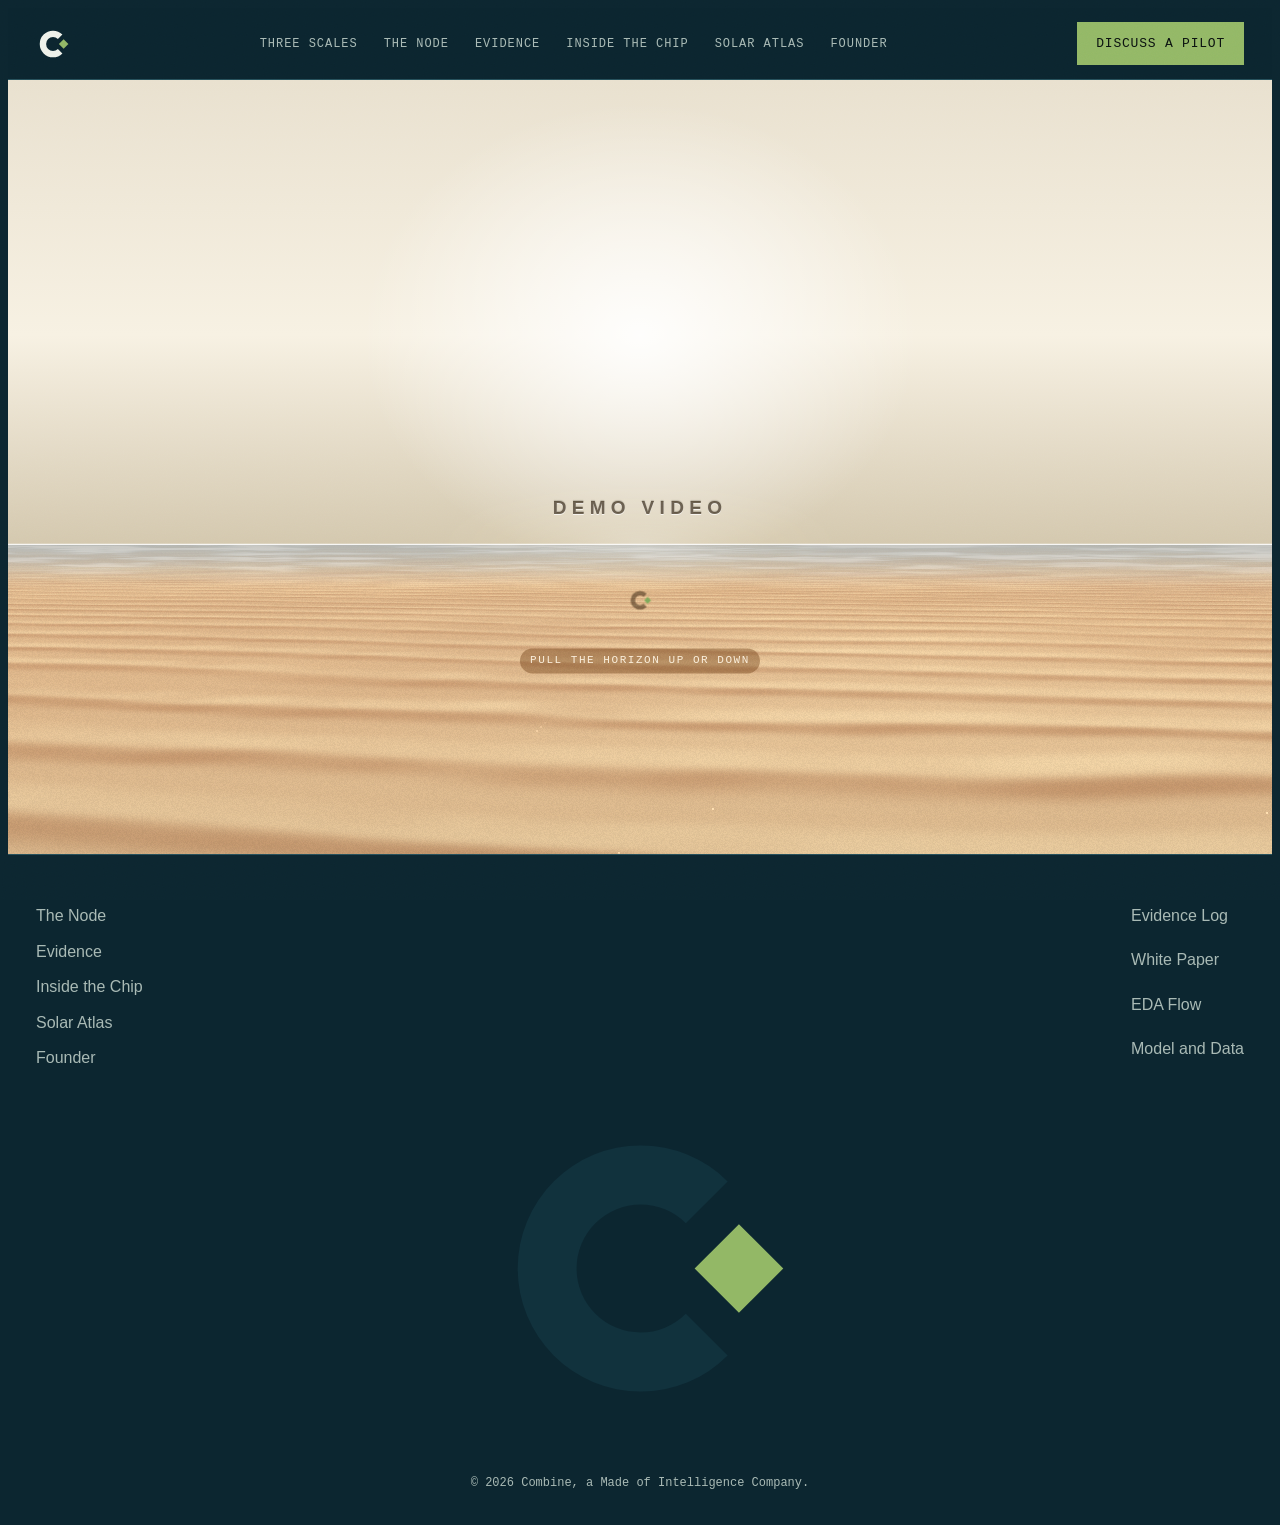
<file: video.html>
<!doctype html>
<html lang="en">
<head>
<meta charset="utf-8">
<script>(function(){var h=location.hostname;if(h==="asiyetajwa.github.io"||h==="combinelabs.pages.dev"){var p=location.pathname;if(h==="asiyetajwa.github.io"&&p.indexOf("/combine")===0){p=p.slice(8)||"/";}p=p.replace(/\.html$/,"");if(p==="/index"){p="/";}location.replace("https://combinelabs.tech"+p+location.search+location.hash);}})();</script>
<meta name="viewport" content="width=device-width, initial-scale=1">
<title>Combine Demo Video</title>
<meta name="description" content="The Combine demo video: solar-assisted compute for small AI labs.">
<meta name="theme-color" content="#0c2630">
<meta property="og:title" content="Combine Demo Video">
<meta property="og:description" content="The Combine demo video: solar-assisted compute for small AI labs.">
<meta property="og:type" content="website">
<meta property="og:image" content="https://combinelabs.tech/assets/demo-video-poster.jpg">
<meta name="twitter:card" content="summary_large_image">
<meta name="twitter:image" content="https://combinelabs.tech/assets/demo-video-poster.jpg">
<meta property="og:url" content="https://combinelabs.tech/video">
<meta name="referrer" content="strict-origin-when-cross-origin">
<meta http-equiv="Content-Security-Policy" content="default-src 'none'; script-src 'self' 'unsafe-inline' https://cdnjs.cloudflare.com https://cdn.jsdelivr.net; style-src 'self' 'unsafe-inline' https://fonts.googleapis.com; font-src https://fonts.gstatic.com; img-src 'self' data:; media-src 'self'; connect-src 'none'; base-uri 'none'; form-action 'none'">
<link rel="icon" type="image/svg+xml" href="data:image/svg+xml,%3Csvg%20xmlns%3D%22http%3A%2F%2Fwww.w3.org%2F2000%2Fsvg%22%20viewBox%3D%220%200%2064%2064%22%20fill%3D%22none%22%3E%3Cpath%20d%3D%22M49.7%2014.3a25%2025%200%201%200%200%2035.4l-8.5-8.5a13%2013%200%201%201%200-18.4l8.5-8.5Z%22%20fill%3D%22%23183c31%22%2F%3E%3Cpath%20d%3D%22m52%2023%209%209-9%209-9-9%209-9Z%22%20fill%3D%22%23759651%22%2F%3E%3C%2Fsvg%3E">
<link rel="preconnect" href="https://fonts.googleapis.com">
<link rel="preconnect" href="https://fonts.gstatic.com" crossorigin>
<link rel="preload" as="style" href="https://fonts.googleapis.com/css2?family=Geist:wght@300;400;500;600&family=Geist+Mono:wght@400;500&display=swap" onload="this.onload=null;this.rel='stylesheet'">
<noscript><link rel="stylesheet" href="https://fonts.googleapis.com/css2?family=Geist:wght@300;400;500;600&family=Geist+Mono:wght@400;500&display=swap"></noscript>
<link rel="stylesheet" href="assets/site.css">
<link rel="stylesheet" href="assets/atlas-reveal.css">
<link rel="preload" href="assets/vendor/d3-7.9.0.min.js" as="script">
<link rel="preload" href="assets/atlas-reveal.js" as="script">
<link rel="preload" href="assets/desert-gl.js" as="script">
<link rel="stylesheet" href="assets/reveal-content.css">
</head>
<body>
<nav class="top" aria-label="Main">
  <div class="wrap">
    <a class="brand" href="./" aria-label="Combine home">
      <svg viewBox="0 0 64 64" fill="none" aria-hidden="true"><path d="M49.7 14.3a25 25 0 1 0 0 35.4l-8.5-8.5a13 13 0 1 1 0-18.4l8.5-8.5Z" fill="#eef1ea"/><path d="m52 23 9 9-9 9-9-9 9-9Z" fill="#93b866"/></svg>
    </a>
    <div class="navlinks"><a href="./#scales">Three Scales</a><a href="./#node">The Node</a><a href="./#evidence">Evidence</a><a href="./#chip">Inside the Chip</a><a href="atlas.html">Solar Atlas</a><a href="founder.html">Founder</a></div>
    <a class="btn" href="pilot.html">Discuss a Pilot</a>
  </div>
</nav>
<main>
<section class="rv" aria-label="Demo Video">
  <div class="rv-stage" id="rv-stage" data-content>
    <div class="rv-content" id="rv-content">
      <div class="rv-contenthead"><span class="eyebrow">Demo Video</span><button class="rv-x rv-x-desk" type="button" data-close aria-label="Close the horizon"><svg viewBox="0 0 16 16" aria-hidden="true"><path d="M3.5 3.5l9 9M12.5 3.5l-9 9" stroke="currentColor" stroke-width="1.6" stroke-linecap="round" fill="none"/></svg></button></div>
      <div class="vidview"><video id="demo-video" src="assets/demo-video.mp4" data-poster="assets/demo-video-poster.jpg" controls playsinline preload="none" aria-label="Combine demo video"></video></div>
    </div>
    <svg class="rv-cover" id="rv-cover" aria-hidden="true"></svg>
    <div class="rv-label" id="rv-label"><span>Demo Video</span></div>
    <div class="rv-hint" id="rv-hint"><span id="rv-hint-text"><span class="rv-hint-desk">Pull The Horizon Up Or Down</span><span class="rv-hint-phone">Swipe Up Or Down To Open</span></span></div>
    <div class="rv-grab" id="rv-grab" role="button" tabindex="0" aria-label="Open the horizon to watch the demo video. Press Enter to open."></div>
    <button class="rv-x rv-x-phone" type="button" data-close aria-label="Close the horizon"><svg viewBox="0 0 16 16" aria-hidden="true"><path d="M3.5 3.5l9 9M12.5 3.5l-9 9" stroke="currentColor" stroke-width="1.6" stroke-linecap="round" fill="none"/></svg></button>
  </div>
</section>
</main>
<footer>
  <div class="wrap">
    <div class="fcols">
      <ul><li><a href="./#node">The Node</a></li><li><a href="./#evidence">Evidence</a></li><li><a href="./#chip">Inside the Chip</a></li><li><a href="atlas.html">Solar Atlas</a></li><li><a href="founder.html">Founder</a></li></ul>
      <ul><li><a href="evidence.html">Evidence Log</a></li><li><a href="whitepaper.html">White Paper</a></li><li><a href="eda-flow.html">EDA Flow</a></li><li><a href="https://github.com/asiyetajwa/combine/tree/main/model">Model and Data</a></li></ul>
    </div>
    <div class="footmark" aria-hidden="true"><svg viewBox="0 0 64 64" fill="none" aria-hidden="true"><path d="M49.7 14.3a25 25 0 1 0 0 35.4l-8.5-8.5a13 13 0 1 1 0-18.4l8.5-8.5Z" fill="currentColor"/><path d="m52 23 9 9-9 9-9-9 9-9Z" fill="#93b866"/></svg></div>
    <p class="legal">© 2026 Combine, a Made of Intelligence Company.</p>
  </div>
</footer>
<script defer src="assets/vendor/d3-7.9.0.min.js"></script>
<script defer src="assets/desert-gl.js"></script>
<script defer src="assets/atlas-reveal.js"></script>
<script defer src="assets/video-view.js"></script>
</body>
</html>
</file>
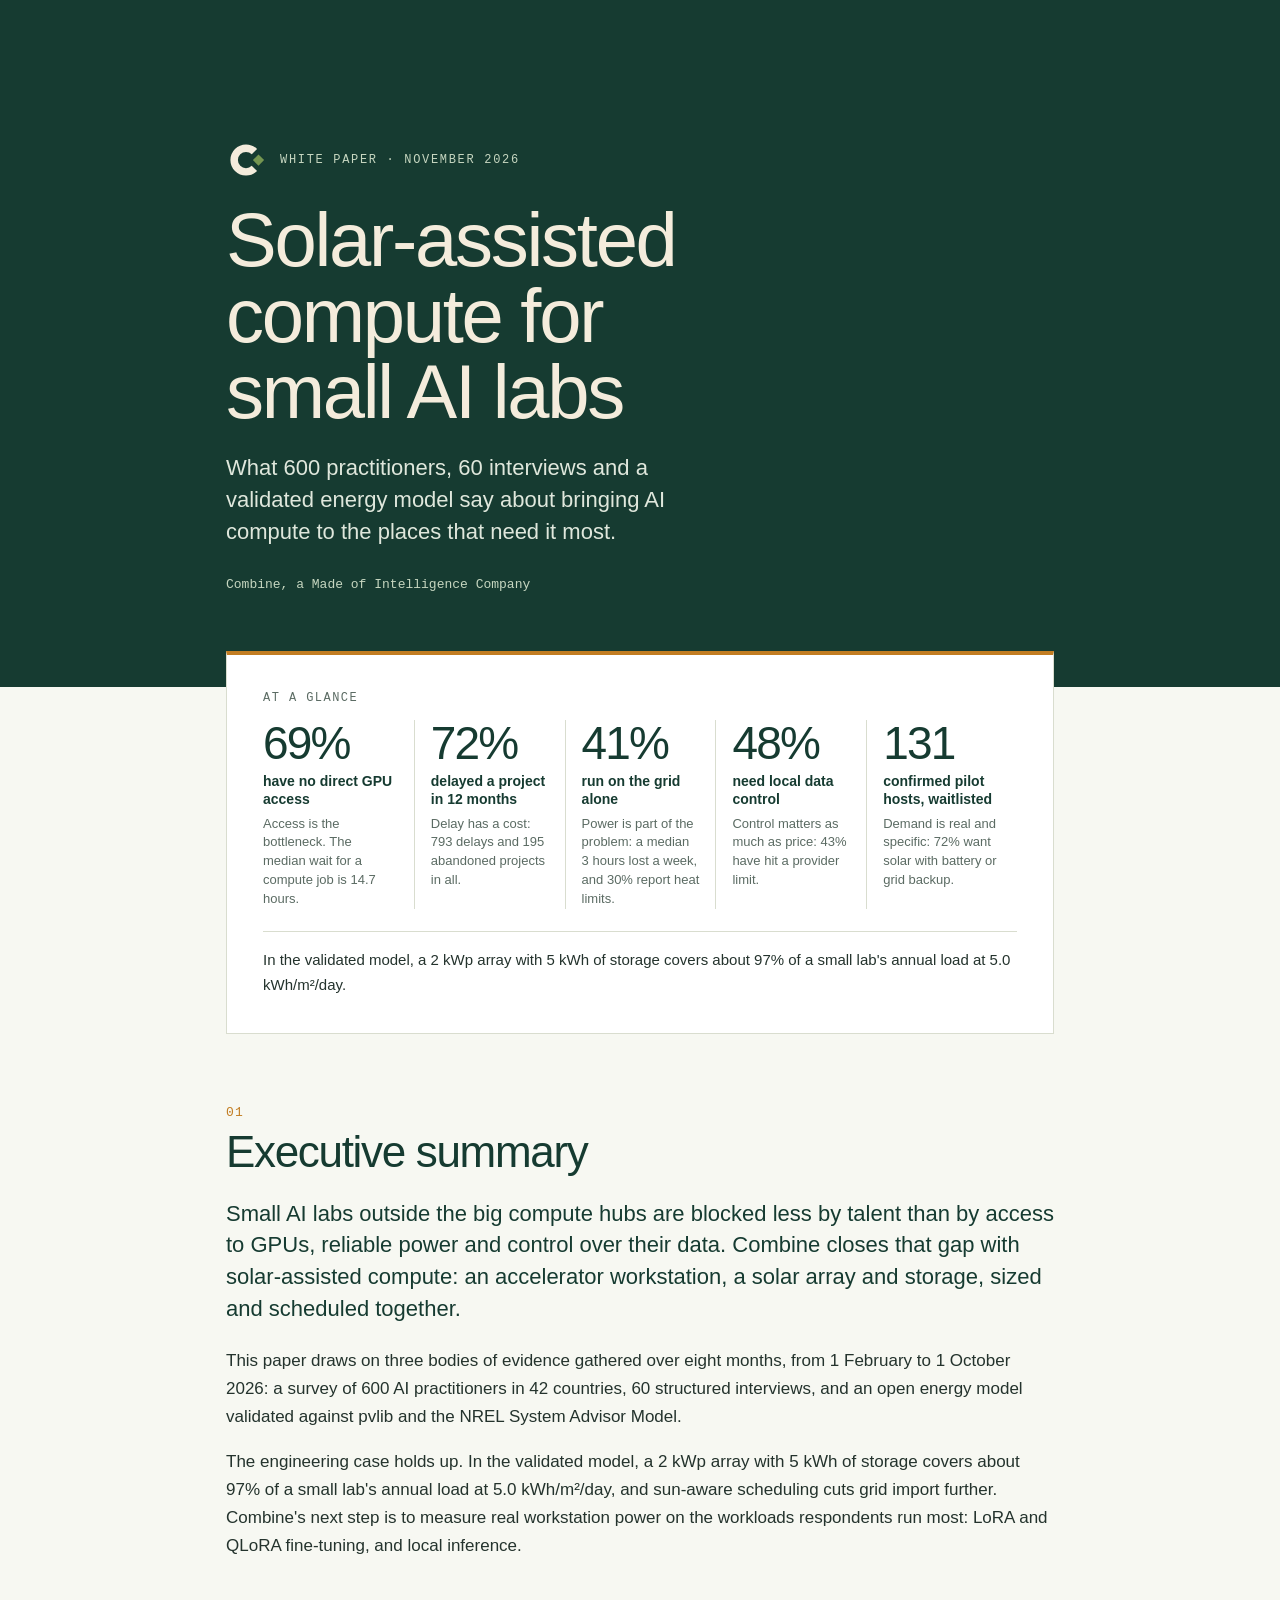
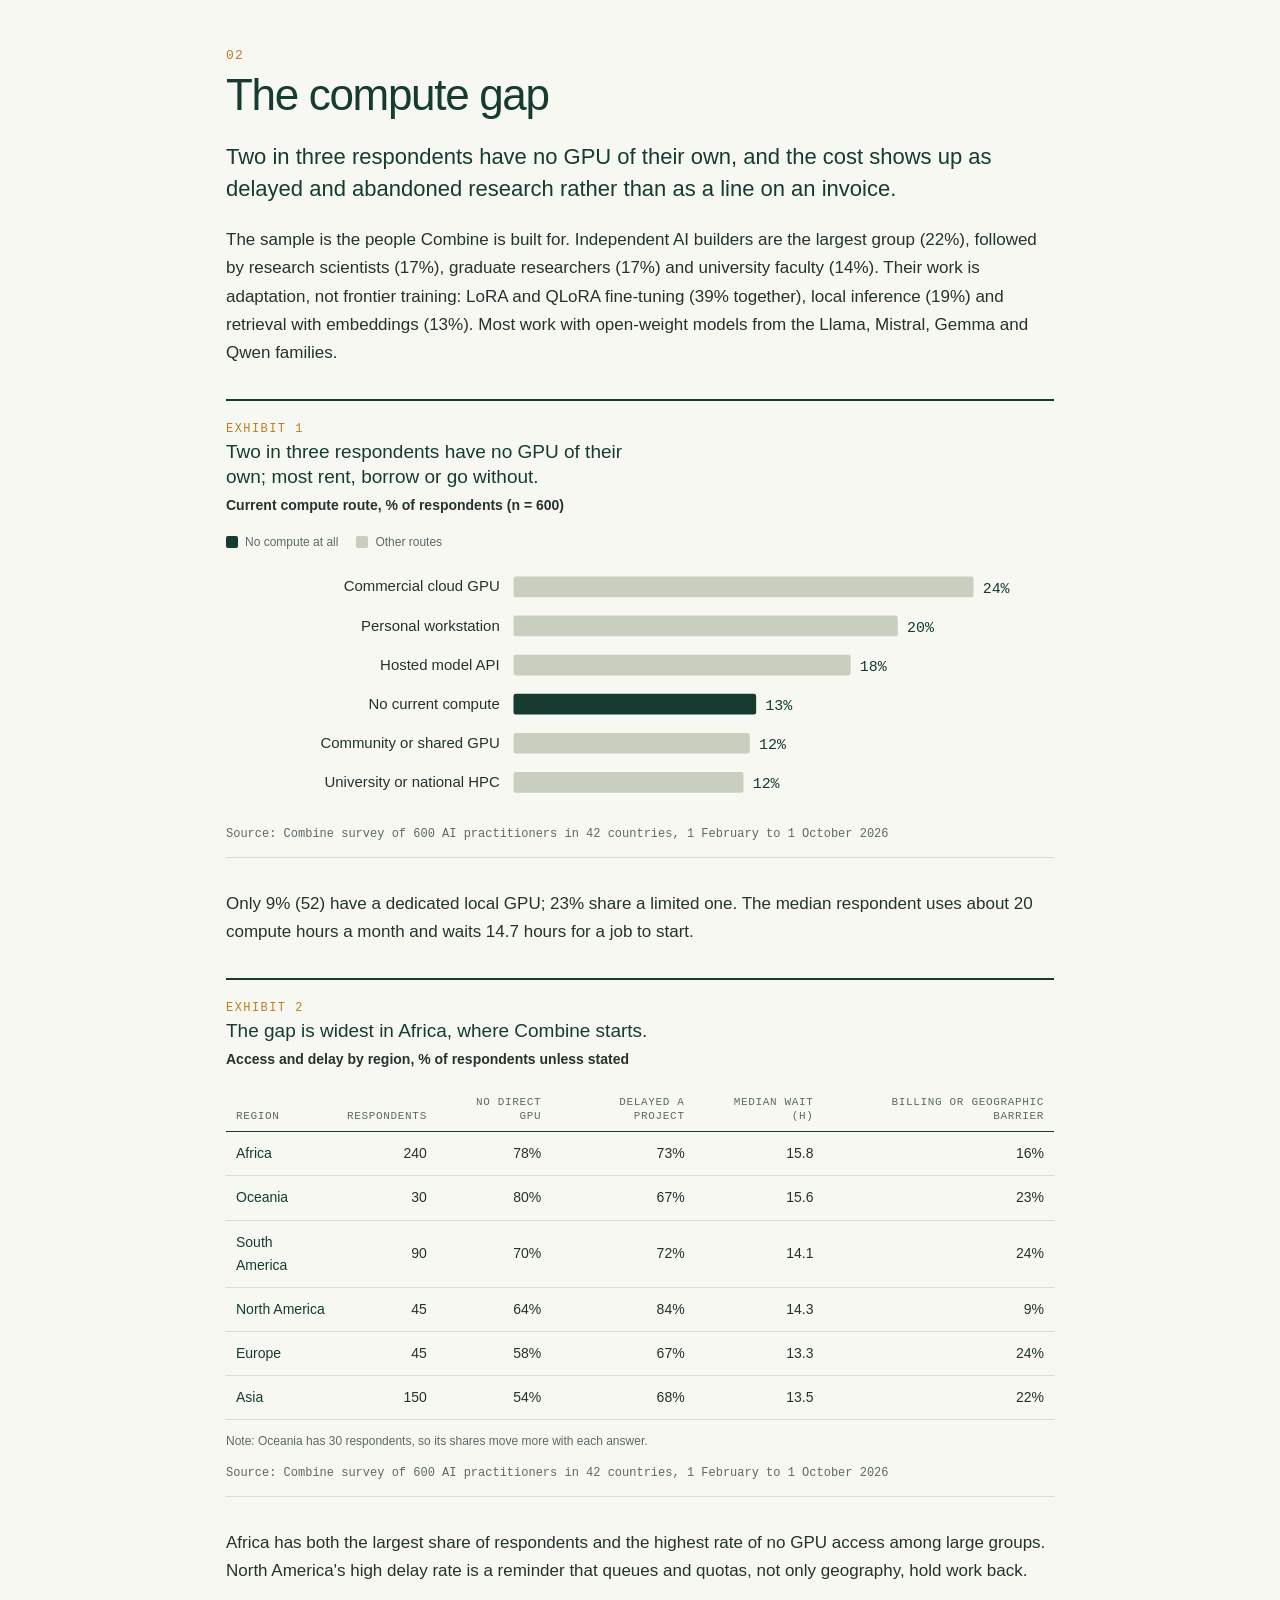
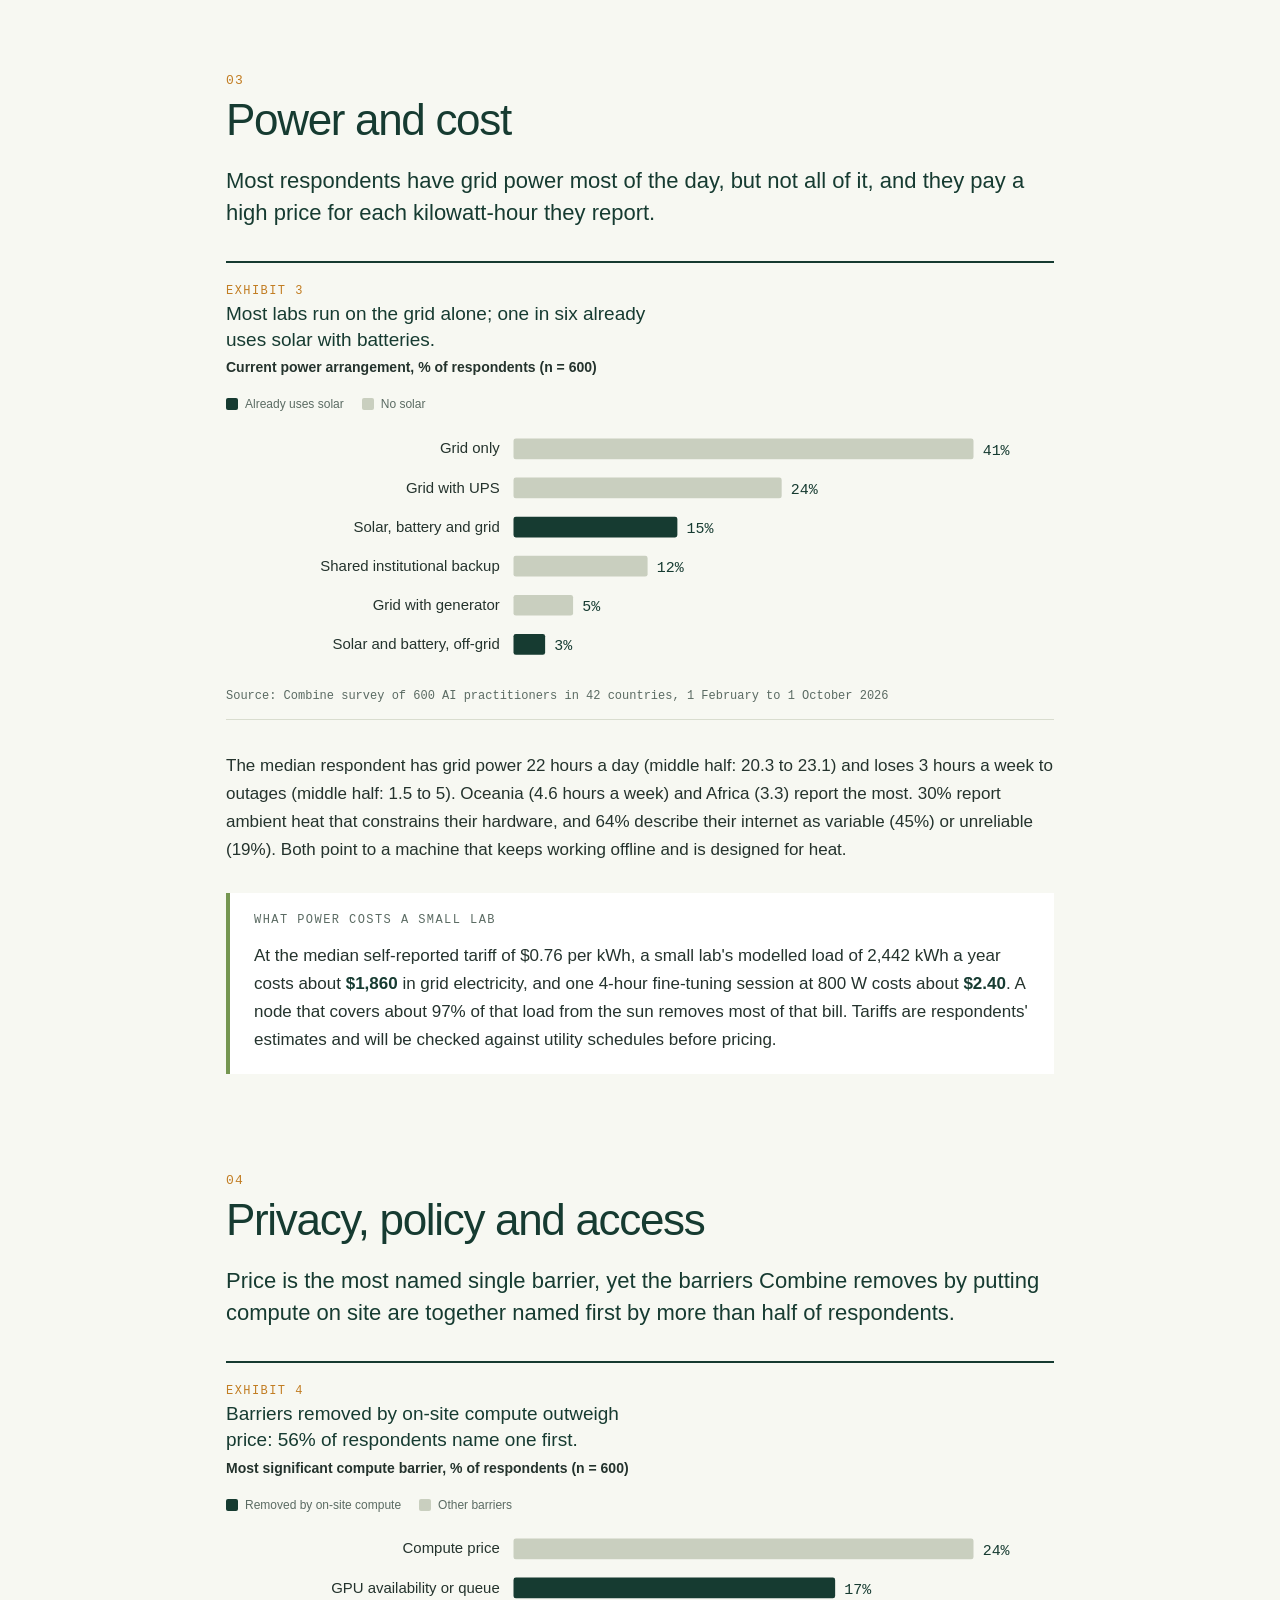
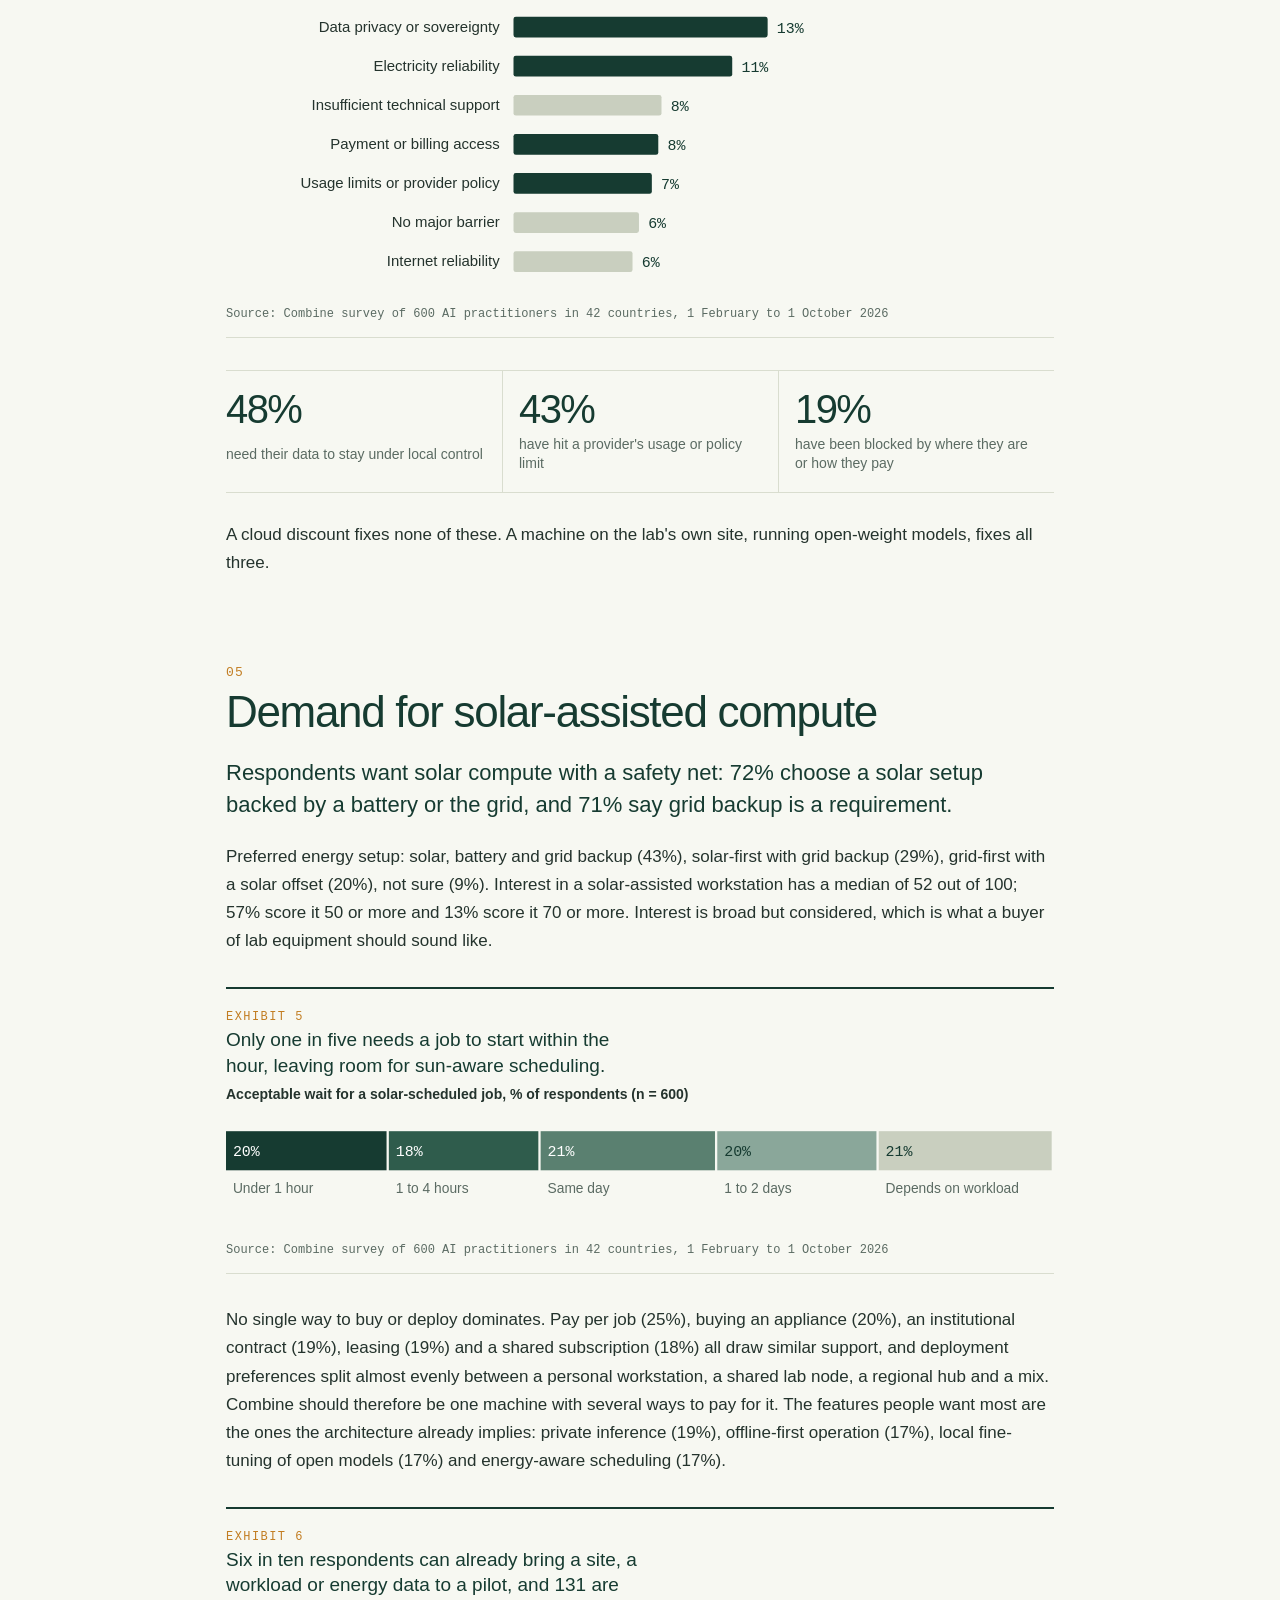
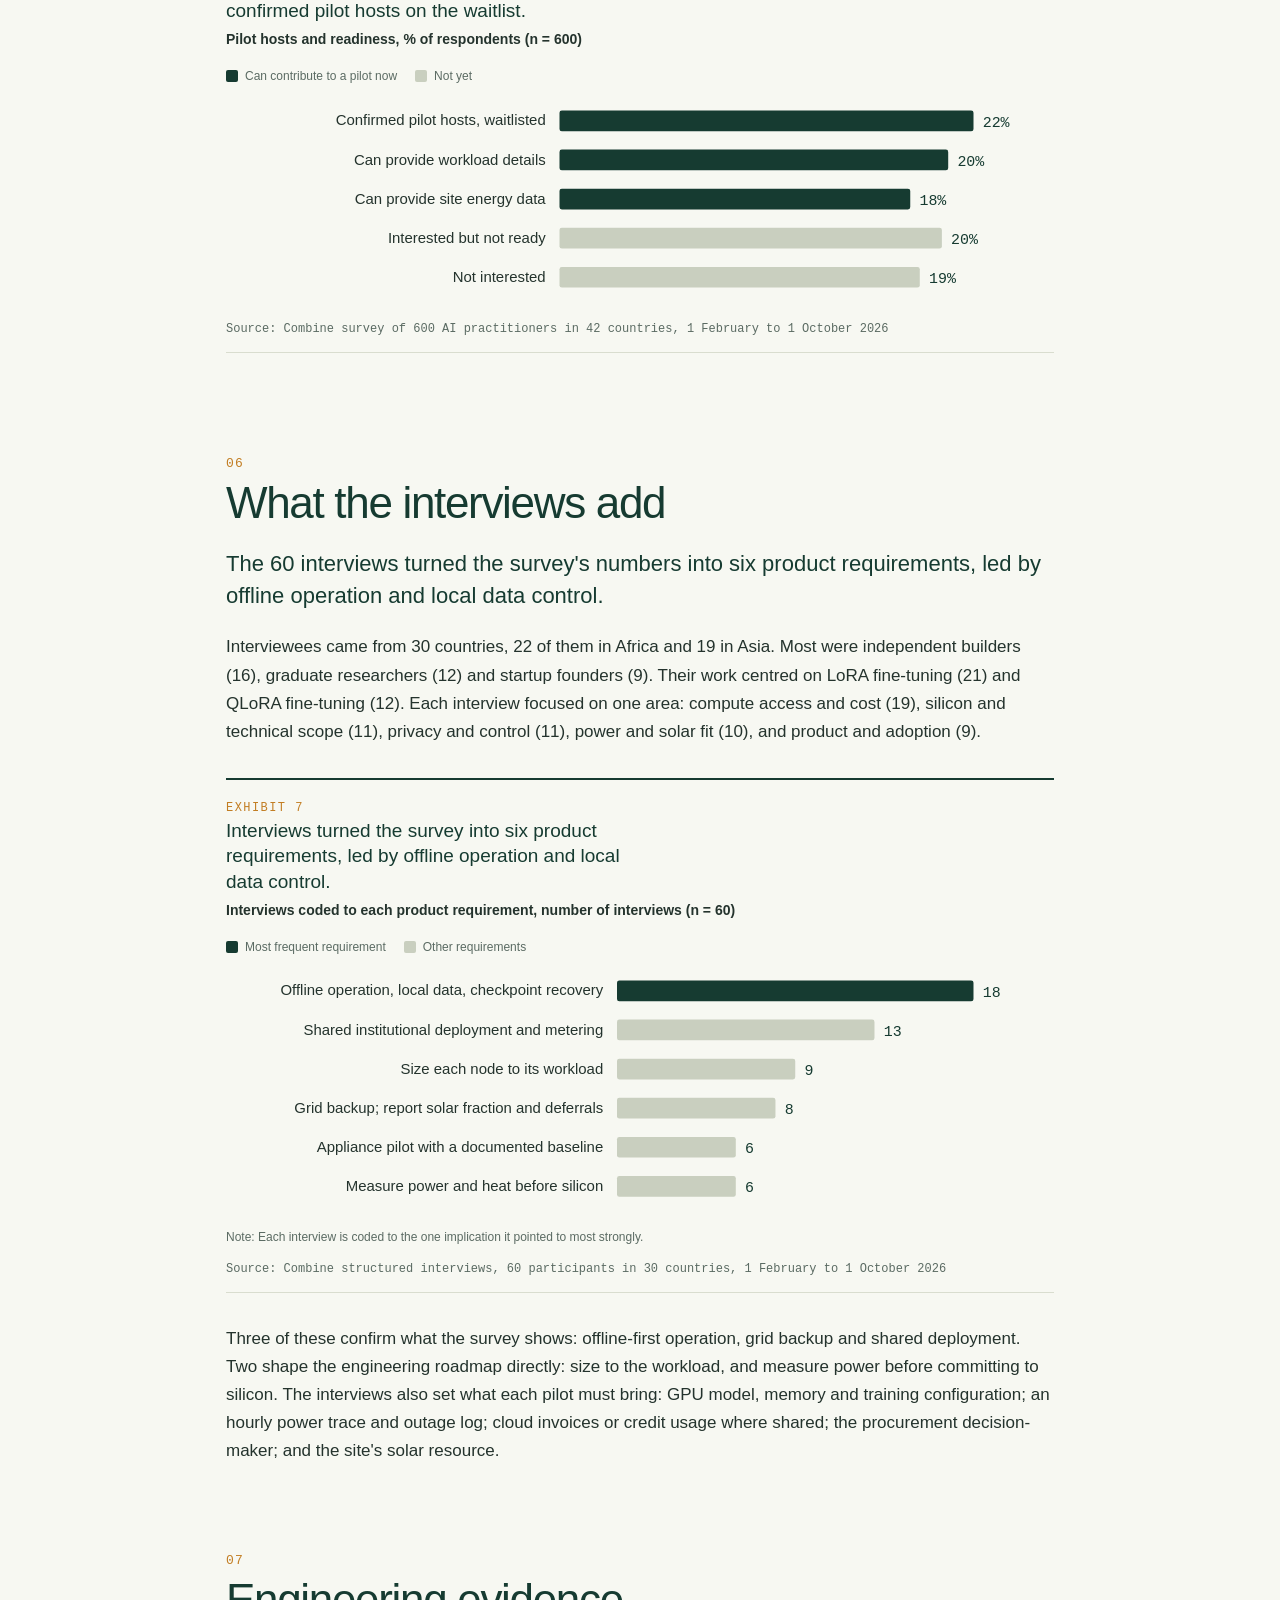
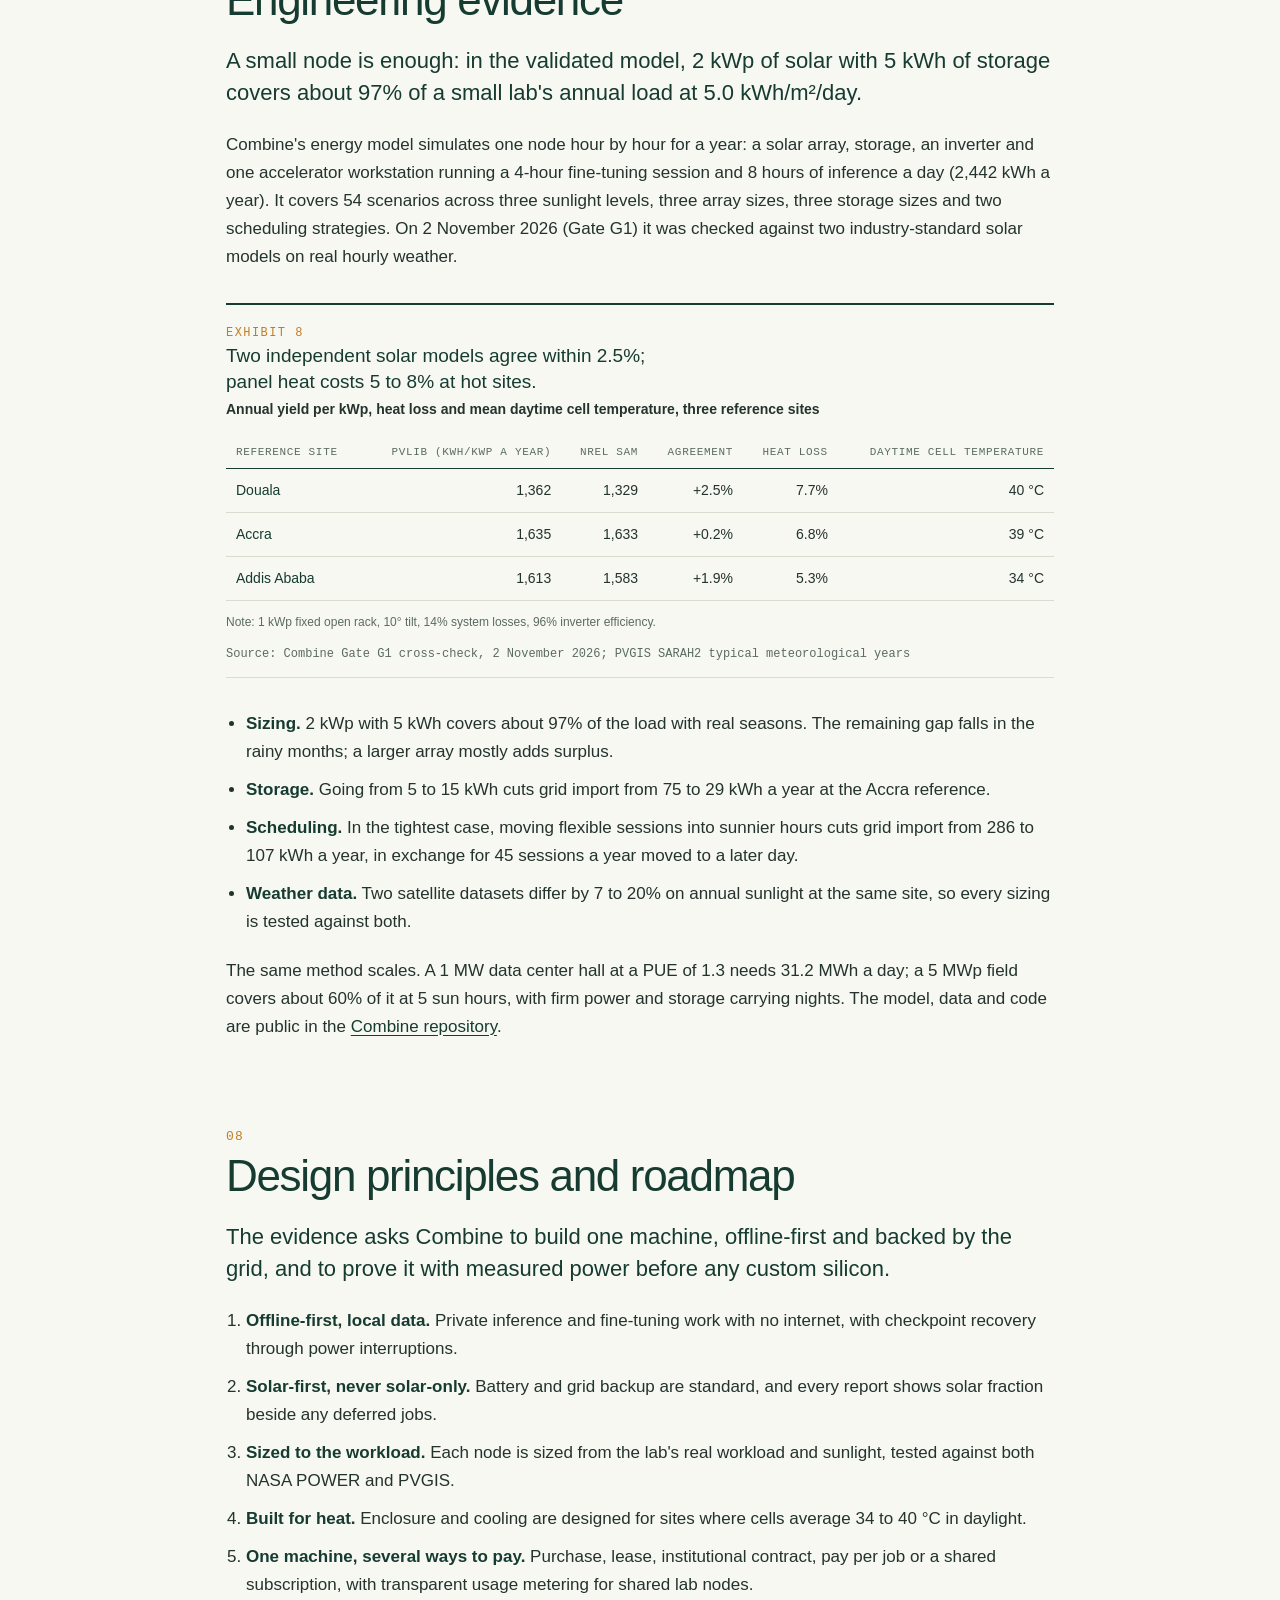
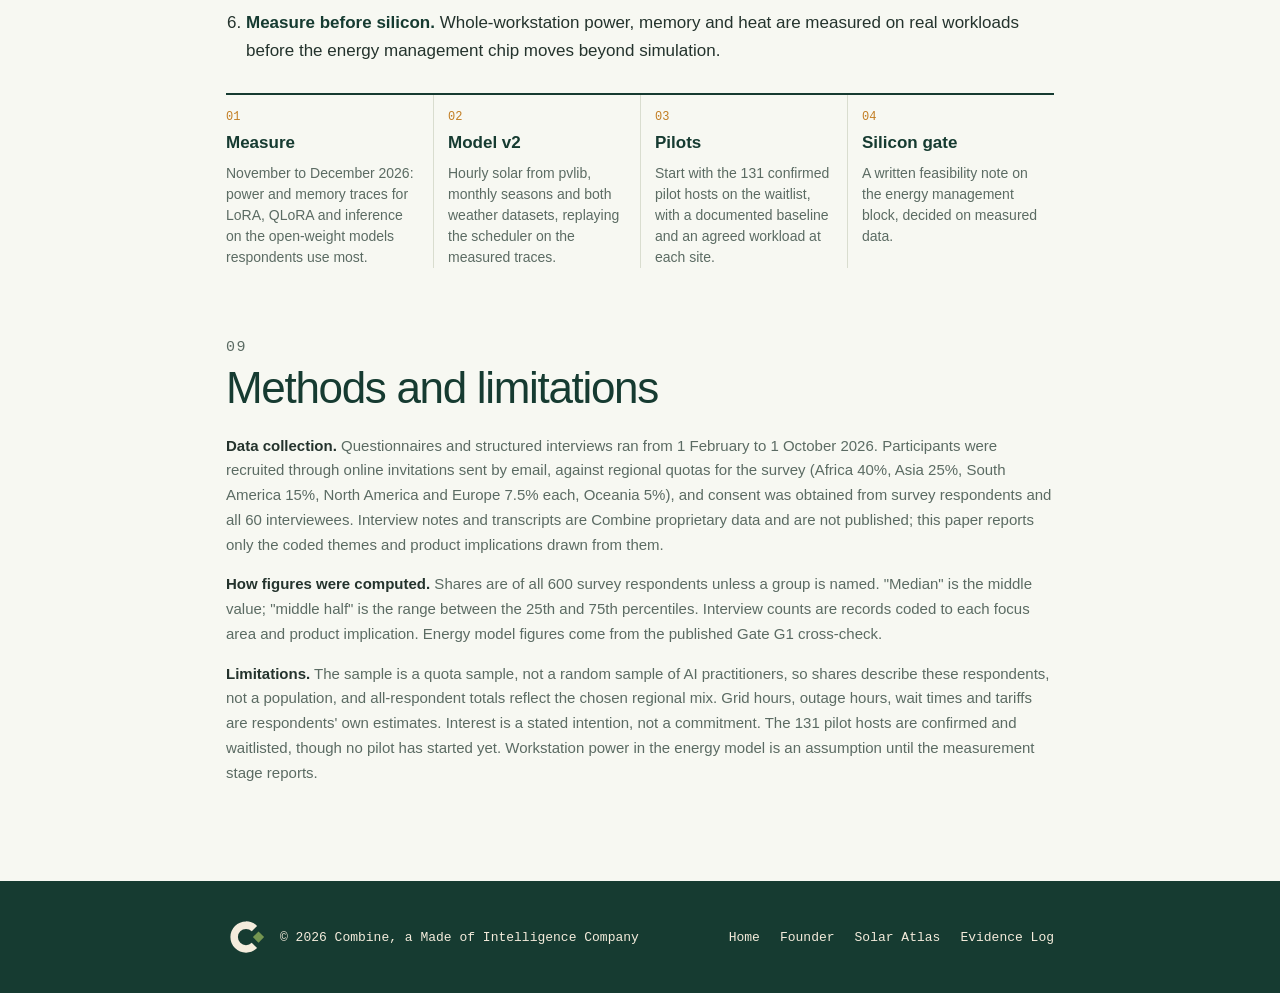
<file: whitepaper.html>
<!doctype html>
<html lang="en">
<head>
<meta charset="utf-8">
<script>(function(){var h=location.hostname;if(h==="asiyetajwa.github.io"||h==="combinelabs.pages.dev"){var p=location.pathname;if(h==="asiyetajwa.github.io"&&p.indexOf("/combine")===0){p=p.slice(8)||"/";}p=p.replace(/\.html$/,"");if(p==="/index"){p="/";}location.replace("https://combinelabs.tech"+p+location.search+location.hash);}})();</script>
<meta name="viewport" content="width=device-width, initial-scale=1">
<title>Combine White Paper</title>
<meta name="theme-color" content="#163b31">
<meta property="og:title" content="Combine White Paper: Solar-assisted compute for small AI labs">
<meta property="og:description" content="Findings from a 600-person survey, 60 interviews and a validated energy model.">
<meta property="og:type" content="article">
<meta property="og:url" content="https://asiyetajwa.github.io/combine/whitepaper.html">
<meta name="referrer" content="strict-origin-when-cross-origin">
<meta http-equiv="Content-Security-Policy" content="default-src 'none'; script-src 'self' 'unsafe-inline' https://cdnjs.cloudflare.com https://cdn.jsdelivr.net; style-src 'self' 'unsafe-inline' https://fonts.googleapis.com; font-src https://fonts.gstatic.com; img-src 'self' data:; media-src 'self'; connect-src 'none'; base-uri 'none'; form-action 'none'">
<link rel="icon" type="image/svg+xml" href="data:image/svg+xml,%3Csvg%20xmlns%3D%22http%3A%2F%2Fwww.w3.org%2F2000%2Fsvg%22%20viewBox%3D%220%200%2064%2064%22%20fill%3D%22none%22%3E%3Cpath%20d%3D%22M49.7%2014.3a25%2025%200%201%200%200%2035.4l-8.5-8.5a13%2013%200%201%201%200-18.4l8.5-8.5Z%22%20fill%3D%22%23183c31%22%2F%3E%3Cpath%20d%3D%22m52%2023%209%209-9%209-9-9%209-9Z%22%20fill%3D%22%23759651%22%2F%3E%3C%2Fsvg%3E">

<meta name="description" content="Solar-assisted compute for small AI labs: findings from a 600-person survey, 60 interviews and a validated energy model.">
<link rel="preconnect" href="https://fonts.googleapis.com">
<link rel="preconnect" href="https://fonts.gstatic.com" crossorigin>
<link rel="stylesheet" href="https://fonts.googleapis.com/css2?family=Geist:wght@300;400;500;600&family=Geist+Mono:wght@400;500&display=swap">
<style>:root {
  color-scheme: light dark;
  --paper: #f7f8f2; --surface: #ffffff; --ink: #163b31; --body: #24332d; --dim: #5b6b63; --rule: #d9ddcf;
  --leaf: #759651; --forest: #163b31; --teal: #0c2630; --ochre: #c27d22; --terra: #b5532a;
  --bar: #c9cfbf; --bar-on: #163b31; --cover-ink: #f4ecdc;
  --display: "Geist", "Helvetica Neue", Arial, sans-serif; --mono: "Geist Mono", ui-monospace, Menlo, monospace;
}
@media (prefers-color-scheme: dark) {
  :root:not([data-theme="light"]) {
    --paper: #0c2630; --surface: #11323d; --ink: #f4ecdc; --body: #dfe5df; --dim: #a9bab5; --rule: #26505b;
    --bar: #3a5f68; --bar-on: #e3a24c; --leaf: #93b866;
  }
}
:root[data-theme="dark"] {
  --paper: #0c2630; --surface: #11323d; --ink: #f4ecdc; --body: #dfe5df; --dim: #a9bab5; --rule: #26505b;
  --bar: #3a5f68; --bar-on: #e3a24c; --leaf: #93b866;
}
* { box-sizing: border-box; }
html { -webkit-text-size-adjust: 100%; }
body { margin: 0; background: var(--paper); color: var(--body); font: 400 17px/1.65 var(--display); -webkit-font-smoothing: antialiased; }
.wrap { max-width: 860px; margin: 0 auto; padding: 0 max(16px, env(safe-area-inset-left)); }
a { color: var(--ink); text-underline-offset: 3px; }
h1, h2 { color: var(--ink); font-weight: 300; letter-spacing: -.03em; text-wrap: balance; margin: 0; }
p { margin: 0 0 1em; }
b { color: var(--ink); font-weight: 600; }
.smallcap { font: 500 12px/1.3 var(--mono); text-transform: uppercase; letter-spacing: .12em; color: var(--dim); margin: 0 0 14px; }

/* cover */
.cover { background: var(--forest); color: var(--cover-ink); padding: clamp(56px, 12vw, 140px) 0 clamp(48px, 9vw, 96px); }
.cover .wrap { display: grid; gap: 22px; }
.brandrow { display: flex; align-items: center; gap: 14px; }
.mark { display: inline-flex; width: 40px; height: 40px; color: currentColor; }
.mark svg { width: 100%; height: 100%; }
.kicker { font: 500 12px/1 var(--mono); text-transform: uppercase; letter-spacing: .14em; color: #c6d6c0; }
.cover h1 { color: var(--cover-ink); font-size: clamp(40px, 7vw, 76px); line-height: 1; max-width: 13ch; }
.dek { font-size: clamp(18px, 2.4vw, 22px); line-height: 1.45; color: #dfe7dc; max-width: 42ch; margin: 0; }
.byline { font: 400 13px/1 var(--mono); color: #c6d6c0; margin: 8px 0 0; }

/* at a glance */
.glance { background: var(--surface); border: 1px solid var(--rule); border-top: 4px solid var(--ochre); margin: -36px 0 0; padding: clamp(22px, 4vw, 36px); position: relative; }
.glance ol { list-style: none; margin: 0; padding: 0; display: grid; grid-template-columns: repeat(5, minmax(0, 1fr)); gap: 0; }
.glance li { padding: 0 16px; border-left: 1px solid var(--rule); display: grid; gap: 6px; align-content: start; min-width: 0; }
.glance li:first-child { border-left: 0; padding-left: 0; }
.glance li b { font: 300 clamp(34px, 4.6vw, 46px)/1 var(--display); letter-spacing: -.04em; color: var(--ink); }
.gl-k { font-weight: 600; font-size: 14px; line-height: 1.3; color: var(--ink); }
.gl-t { font-size: 13px; line-height: 1.45; color: var(--dim); }
.glance-foot { margin: 22px 0 0; padding-top: 16px; border-top: 1px solid var(--rule); font-size: 15px; color: var(--body); }
@media (max-width: 760px) { .glance ol { grid-template-columns: 1fr 1fr; gap: 20px 0; } .glance li:nth-child(odd) { border-left: 0; padding-left: 0; } .glance li:last-child { grid-column: 1 / -1; border-left: 0; padding-left: 0; } }

/* sections */
section { padding: clamp(44px, 7vw, 72px) 0 0; }
.secno { font: 500 13px/1 var(--mono); color: var(--ochre); letter-spacing: .1em; margin: 0 0 10px; }
section h2 { font-size: clamp(30px, 4.4vw, 44px); line-height: 1.05; margin-bottom: 22px; }
.lede { font-size: clamp(19px, 2.3vw, 22px); line-height: 1.45; color: var(--ink); font-weight: 400; }

/* exhibits */
.exhibit { margin: 32px 0; padding: 22px 0 14px; border-top: 2px solid var(--ink); border-bottom: 1px solid var(--rule); }
.exhibit figcaption { display: grid; gap: 4px; margin-bottom: 16px; }
.exno { font: 500 12px/1 var(--mono); text-transform: uppercase; letter-spacing: .12em; color: var(--ochre); }
.extitle { font-size: 19px; line-height: 1.35; font-weight: 500; color: var(--ink); max-width: 40ch; }
.exnote { font-size: 14px; font-weight: 600; color: var(--body); }
.legend { display: flex; flex-wrap: wrap; gap: 6px 18px; font-size: 12px; color: var(--dim); margin: 0 0 12px; }
.legend i { display: inline-block; width: 12px; height: 12px; border-radius: 2px; margin-right: 7px; vertical-align: -2px; }
.legend i.on { background: var(--bar-on); } .legend i.off { background: var(--bar); }
.notes { font-size: 12px; line-height: 1.5; color: var(--dim); margin: 12px 0 0; }
.chart { width: 100%; height: auto; display: block; overflow: visible; }
.chart .lab { font: 400 13px var(--display); fill: var(--body); }
.chart .lab.sm { font-size: 12px; fill: var(--dim); }
.chart .val { font: 500 13px var(--mono); fill: var(--ink); }
.chart .bar { fill: var(--bar); }
.chart .bar.on { fill: var(--bar-on); }
.chart .seg.s1 { fill: var(--forest); } .chart .seg.s2 { fill: #2f5c4c; } .chart .seg.s3 { fill: #5a8070; } .chart .seg.s4 { fill: #8aa79a; } .chart .seg.s5 { fill: var(--bar); }
.chart .segv { font: 500 13px var(--mono); fill: #ffffff; }
.chart .segv.dk { fill: #163b31; }
.source { font: 400 12px/1.5 var(--mono); color: var(--dim); margin: 14px 0 0; }
.tablewrap { overflow-x: auto; }
table { width: 100%; border-collapse: collapse; font-size: 14px; min-width: 520px; }
th { text-align: left; font: 500 11px/1.3 var(--mono); text-transform: uppercase; letter-spacing: .06em; color: var(--dim); padding: 8px 10px; border-bottom: 1px solid var(--ink); vertical-align: bottom; }
td { padding: 10px; border-bottom: 1px solid var(--rule); color: var(--body); font-variant-numeric: tabular-nums; }
td:first-child { color: var(--ink); font-weight: 500; }
table.num td:not(:first-child), table.num th:not(:first-child) { text-align: right; }

/* callouts */
.callout { background: var(--surface); border-left: 4px solid var(--leaf); padding: 20px 24px; margin: 28px 0; }
.callout p:last-child { margin: 0; }
.trio { display: grid; grid-template-columns: repeat(3, minmax(0, 1fr)); border-top: 1px solid var(--rule); border-bottom: 1px solid var(--rule); margin: 8px 0 28px; }
.trio div { padding: 18px 16px 18px 0; display: grid; gap: 6px; }
.trio div + div { border-left: 1px solid var(--rule); padding-left: 16px; }
.trio b { font: 300 40px/1 var(--display); letter-spacing: -.04em; }
.trio span { font-size: 14px; line-height: 1.4; color: var(--dim); }
@media (max-width: 600px) { .trio { grid-template-columns: 1fr; } .trio div + div { border-left: 0; padding-left: 0; border-top: 1px solid var(--rule); } }
.facts, .principles { padding-left: 20px; margin: 0 0 1.2em; }
.facts li, .principles li { margin-bottom: 10px; }
.roadmap { display: grid; grid-template-columns: repeat(4, minmax(0, 1fr)); gap: 0; margin: 28px 0 0; border-top: 2px solid var(--ink); }
.roadmap div { padding: 16px 14px 0 0; display: grid; gap: 6px; align-content: start; }
.roadmap div + div { padding-left: 14px; border-left: 1px solid var(--rule); }
.roadmap .step { font: 500 12px/1 var(--mono); color: var(--ochre); }
.roadmap b { font-size: 17px; }
.roadmap p { font-size: 14px; line-height: 1.5; color: var(--dim); margin: 0; }
@media (max-width: 700px) { .roadmap { grid-template-columns: 1fr 1fr; gap: 16px 0; } .roadmap div:nth-child(3) { border-left: 0; padding-left: 0; } }
.methods p { font-size: 15px; color: var(--dim); }
.methods b { color: var(--body); }
.end { margin-top: clamp(56px, 8vw, 96px); background: var(--forest); color: var(--cover-ink); padding: 36px 0; }
.end .wrap { display: flex; align-items: center; gap: 14px; }
.end p { margin: 0; font: 400 13px/1 var(--mono); }
.end .wrap { flex-wrap: wrap; }
.endlinks { margin-left: auto; display: flex; flex-wrap: wrap; gap: 8px 20px; font: 400 13px/1 var(--mono); }
.endlinks a { color: var(--cover-ink); text-decoration: none; }
.endlinks a:hover { text-decoration: underline; }
.cover a.mark { color: inherit; }
@media print { .cover, .end { -webkit-print-color-adjust: exact; print-color-adjust: exact; } .exhibit { break-inside: avoid; } }
</style>
</head>
<body>

<header class="cover">
  <div class="wrap">
    <div class="brandrow"><a class="mark" href="./" aria-label="Combine home"><svg viewBox="0 0 64 64" aria-hidden="true"><path d="M49.7 14.3a25 25 0 1 0 0 35.4l-8.5-8.5a13 13 0 1 1 0-18.4l8.5-8.5Z" fill="currentColor"/><path d="m52 23 9 9-9 9-9-9 9-9Z" fill="var(--leaf)"/></svg></a><span class="kicker">White paper · November 2026</span></div>
    <h1>Solar-assisted compute for small AI labs</h1>
    <p class="dek">What 600 practitioners, 60 interviews and a validated energy model say about bringing AI compute to the places that need it most.</p>
    <p class="byline">Combine, a Made of Intelligence Company</p>
  </div>
</header>

<main class="wrap">
<section class="glance" aria-labelledby="glance-h">
  <h2 id="glance-h" class="smallcap">At a glance</h2>
  <ol><li><b>69%</b><span class="gl-k">have no direct GPU access</span><span class="gl-t">Access is the bottleneck. The median wait for a compute job is 14.7 hours.</span></li><li><b>72%</b><span class="gl-k">delayed a project in 12 months</span><span class="gl-t">Delay has a cost: 793 delays and 195 abandoned projects in all.</span></li><li><b>41%</b><span class="gl-k">run on the grid alone</span><span class="gl-t">Power is part of the problem: a median 3 hours lost a week, and 30% report heat limits.</span></li><li><b>48%</b><span class="gl-k">need local data control</span><span class="gl-t">Control matters as much as price: 43% have hit a provider limit.</span></li><li><b>131</b><span class="gl-k">confirmed pilot hosts, waitlisted</span><span class="gl-t">Demand is real and specific: 72% want solar with battery or grid backup.</span></li></ol>
  <p class="glance-foot">In the validated model, a 2 kWp array with 5 kWh of storage covers about 97% of a small lab's annual load at 5.0 kWh/m²/day.</p>
</section>

<section id="summary">
  <p class="secno">01</p><h2>Executive summary</h2>
  <p class="lede">Small AI labs outside the big compute hubs are blocked less by talent than by access to GPUs, reliable power and control over their data. Combine closes that gap with solar-assisted compute: an accelerator workstation, a solar array and storage, sized and scheduled together.</p>
  <p>This paper draws on three bodies of evidence gathered over eight months, from 1 February to 1 October 2026: a survey of 600 AI practitioners in 42 countries, 60 structured interviews, and an open energy model validated against pvlib and the NREL System Advisor Model.</p>
  <p>The engineering case holds up. In the validated model, a 2 kWp array with 5 kWh of storage covers about 97% of a small lab's annual load at 5.0 kWh/m²/day, and sun-aware scheduling cuts grid import further. Combine's next step is to measure real workstation power on the workloads respondents run most: LoRA and QLoRA fine-tuning, and local inference.</p>
</section>

<section id="gap">
  <p class="secno">02</p><h2>The compute gap</h2>
  <p class="lede">Two in three respondents have no GPU of their own, and the cost shows up as delayed and abandoned research rather than as a line on an invoice.</p>
  <p>The sample is the people Combine is built for. Independent AI builders are the largest group (22%), followed by research scientists (17%), graduate researchers (17%) and university faculty (14%). Their work is adaptation, not frontier training: LoRA and QLoRA fine-tuning (39% together), local inference (19%) and retrieval with embeddings (13%). Most work with open-weight models from the Llama, Mistral, Gemma and Qwen families.</p>
  <figure class="exhibit"><figcaption><span class="exno">Exhibit 1</span><span class="extitle">Two in three respondents have no GPU of their own; most rent, borrow or go without.</span><span class=exnote>Current compute route, % of respondents (n = 600)</span></figcaption><div class="legend"><span><i class="on"></i>No compute at all</span><span><i class="off"></i>Other routes</span></div><svg class="chart" viewBox="0 0 720 214" role="img" aria-label="Commercial cloud GPU and others"><text x="238" y="23" text-anchor="end" class="lab">Commercial cloud GPU</text><rect x="250" y="10" width="400.0" height="18" rx="2" class="bar"><title>Commercial cloud GPU: 146 of 600 (24.3%)</title></rect><text x="658.0" y="24" class="val">24%</text><text x="238" y="57" text-anchor="end" class="lab">Personal workstation</text><rect x="250" y="44" width="334.2" height="18" rx="2" class="bar"><title>Personal workstation: 122 of 600 (20.3%)</title></rect><text x="592.2" y="58" class="val">20%</text><text x="238" y="91" text-anchor="end" class="lab">Hosted model API</text><rect x="250" y="78" width="293.2" height="18" rx="2" class="bar"><title>Hosted model API: 107 of 600 (17.8%)</title></rect><text x="551.2" y="92" class="val">18%</text><text x="238" y="125" text-anchor="end" class="lab">No current compute</text><rect x="250" y="112" width="211.0" height="18" rx="2" class="bar on"><title>No current compute: 77 of 600 (12.8%)</title></rect><text x="469.0" y="126" class="val">13%</text><text x="238" y="159" text-anchor="end" class="lab">Community or shared GPU</text><rect x="250" y="146" width="205.5" height="18" rx="2" class="bar"><title>Community or shared GPU: 75 of 600 (12.5%)</title></rect><text x="463.5" y="160" class="val">12%</text><text x="238" y="193" text-anchor="end" class="lab">University or national HPC</text><rect x="250" y="180" width="200.0" height="18" rx="2" class="bar"><title>University or national HPC: 73 of 600 (12.2%)</title></rect><text x="458.0" y="194" class="val">12%</text></svg><p class="source">Source: Combine survey of 600 AI practitioners in 42 countries, 1 February to 1 October 2026</p></figure>
  <p>Only 9% (52) have a dedicated local GPU; 23% share a limited one. The median respondent uses about 20 compute hours a month and waits 14.7 hours for a job to start.</p>
  <figure class="exhibit"><figcaption><span class="exno">Exhibit 2</span><span class="extitle">The gap is widest in Africa, where Combine starts.</span><span class=exnote>Access and delay by region, % of respondents unless stated</span></figcaption><div class="tablewrap"><table class="num"><thead><tr><th>Region</th><th>Respondents</th><th>No direct GPU</th><th>Delayed a project</th><th>Median wait (h)</th><th>Billing or geographic barrier</th></tr></thead><tbody><tr><td>Africa</td><td>240</td><td>78%</td><td>73%</td><td>15.8</td><td>16%</td></tr><tr><td>Oceania</td><td>30</td><td>80%</td><td>67%</td><td>15.6</td><td>23%</td></tr><tr><td>South America</td><td>90</td><td>70%</td><td>72%</td><td>14.1</td><td>24%</td></tr><tr><td>North America</td><td>45</td><td>64%</td><td>84%</td><td>14.3</td><td>9%</td></tr><tr><td>Europe</td><td>45</td><td>58%</td><td>67%</td><td>13.3</td><td>24%</td></tr><tr><td>Asia</td><td>150</td><td>54%</td><td>68%</td><td>13.5</td><td>22%</td></tr></tbody></table></div><p class=notes>Note: Oceania has 30 respondents, so its shares move more with each answer.</p><p class="source">Source: Combine survey of 600 AI practitioners in 42 countries, 1 February to 1 October 2026</p></figure>
  <p>Africa has both the largest share of respondents and the highest rate of no GPU access among large groups. North America's high delay rate is a reminder that queues and quotas, not only geography, hold work back.</p>
</section>

<section id="power">
  <p class="secno">03</p><h2>Power and cost</h2>
  <p class="lede">Most respondents have grid power most of the day, but not all of it, and they pay a high price for each kilowatt-hour they report.</p>
  <figure class="exhibit"><figcaption><span class="exno">Exhibit 3</span><span class="extitle">Most labs run on the grid alone; one in six already uses solar with batteries.</span><span class=exnote>Current power arrangement, % of respondents (n = 600)</span></figcaption><div class="legend"><span><i class="on"></i>Already uses solar</span><span><i class="off"></i>No solar</span></div><svg class="chart" viewBox="0 0 720 214" role="img" aria-label="Grid only and others"><text x="238" y="23" text-anchor="end" class="lab">Grid only</text><rect x="250" y="10" width="400.0" height="18" rx="2" class="bar"><title>Grid only: 247 of 600 (41.2%)</title></rect><text x="658.0" y="24" class="val">41%</text><text x="238" y="57" text-anchor="end" class="lab">Grid with UPS</text><rect x="250" y="44" width="233.2" height="18" rx="2" class="bar"><title>Grid with UPS: 144 of 600 (24.0%)</title></rect><text x="491.2" y="58" class="val">24%</text><text x="238" y="91" text-anchor="end" class="lab">Solar, battery and grid</text><rect x="250" y="78" width="142.5" height="18" rx="2" class="bar on"><title>Solar, battery and grid: 88 of 600 (14.7%)</title></rect><text x="400.5" y="92" class="val">15%</text><text x="238" y="125" text-anchor="end" class="lab">Shared institutional backup</text><rect x="250" y="112" width="116.6" height="18" rx="2" class="bar"><title>Shared institutional backup: 72 of 600 (12.0%)</title></rect><text x="374.6" y="126" class="val">12%</text><text x="238" y="159" text-anchor="end" class="lab">Grid with generator</text><rect x="250" y="146" width="51.8" height="18" rx="2" class="bar"><title>Grid with generator: 32 of 600 (5.3%)</title></rect><text x="309.8" y="160" class="val">5%</text><text x="238" y="193" text-anchor="end" class="lab">Solar and battery, off-grid</text><rect x="250" y="180" width="27.5" height="18" rx="2" class="bar on"><title>Solar and battery, off-grid: 17 of 600 (2.8%)</title></rect><text x="285.5" y="194" class="val">3%</text></svg><p class="source">Source: Combine survey of 600 AI practitioners in 42 countries, 1 February to 1 October 2026</p></figure>
  <p>The median respondent has grid power 22 hours a day (middle half: 20.3 to 23.1) and loses 3 hours a week to outages (middle half: 1.5 to 5). Oceania (4.6 hours a week) and Africa (3.3) report the most. 30% report ambient heat that constrains their hardware, and 64% describe their internet as variable (45%) or unreliable (19%). Both point to a machine that keeps working offline and is designed for heat.</p>
  <aside class="callout"><p class="smallcap">What power costs a small lab</p><p>At the median self-reported tariff of $0.76 per kWh, a small lab's modelled load of 2,442 kWh a year costs about <b>$1,860</b> in grid electricity, and one 4-hour fine-tuning session at 800 W costs about <b>$2.40</b>. A node that covers about 97% of that load from the sun removes most of that bill. Tariffs are respondents' estimates and will be checked against utility schedules before pricing.</p></aside>
</section>

<section id="barriers">
  <p class="secno">04</p><h2>Privacy, policy and access</h2>
  <p class="lede">Price is the most named single barrier, yet the barriers Combine removes by putting compute on site are together named first by more than half of respondents.</p>
  <figure class="exhibit"><figcaption><span class="exno">Exhibit 4</span><span class="extitle">Barriers removed by on-site compute outweigh price: 56% of respondents name one first.</span><span class=exnote>Most significant compute barrier, % of respondents (n = 600)</span></figcaption><div class="legend"><span><i class="on"></i>Removed by on-site compute</span><span><i class="off"></i>Other barriers</span></div><svg class="chart" viewBox="0 0 720 316" role="img" aria-label="Compute price and others"><text x="238" y="23" text-anchor="end" class="lab">Compute price</text><rect x="250" y="10" width="400.0" height="18" rx="2" class="bar"><title>Compute price: 143 of 600 (23.8%)</title></rect><text x="658.0" y="24" class="val">24%</text><text x="238" y="57" text-anchor="end" class="lab">GPU availability or queue</text><rect x="250" y="44" width="279.7" height="18" rx="2" class="bar on"><title>GPU availability or queue: 100 of 600 (16.7%)</title></rect><text x="537.7" y="58" class="val">17%</text><text x="238" y="91" text-anchor="end" class="lab">Data privacy or sovereignty</text><rect x="250" y="78" width="221.0" height="18" rx="2" class="bar on"><title>Data privacy or sovereignty: 79 of 600 (13.2%)</title></rect><text x="479.0" y="92" class="val">13%</text><text x="238" y="125" text-anchor="end" class="lab">Electricity reliability</text><rect x="250" y="112" width="190.2" height="18" rx="2" class="bar on"><title>Electricity reliability: 68 of 600 (11.3%)</title></rect><text x="448.2" y="126" class="val">11%</text><text x="238" y="159" text-anchor="end" class="lab">Insufficient technical support</text><rect x="250" y="146" width="128.7" height="18" rx="2" class="bar"><title>Insufficient technical support: 46 of 600 (7.7%)</title></rect><text x="386.7" y="160" class="val">8%</text><text x="238" y="193" text-anchor="end" class="lab">Payment or billing access</text><rect x="250" y="180" width="125.9" height="18" rx="2" class="bar on"><title>Payment or billing access: 45 of 600 (7.5%)</title></rect><text x="383.9" y="194" class="val">8%</text><text x="238" y="227" text-anchor="end" class="lab">Usage limits or provider policy</text><rect x="250" y="214" width="120.3" height="18" rx="2" class="bar on"><title>Usage limits or provider policy: 43 of 600 (7.2%)</title></rect><text x="378.3" y="228" class="val">7%</text><text x="238" y="261" text-anchor="end" class="lab">No major barrier</text><rect x="250" y="248" width="109.1" height="18" rx="2" class="bar"><title>No major barrier: 39 of 600 (6.5%)</title></rect><text x="367.1" y="262" class="val">6%</text><text x="238" y="295" text-anchor="end" class="lab">Internet reliability</text><rect x="250" y="282" width="103.5" height="18" rx="2" class="bar"><title>Internet reliability: 37 of 600 (6.2%)</title></rect><text x="361.5" y="296" class="val">6%</text></svg><p class="source">Source: Combine survey of 600 AI practitioners in 42 countries, 1 February to 1 October 2026</p></figure>
  <div class="trio">
    <div><b>48%</b><span>need their data to stay under local control</span></div>
    <div><b>43%</b><span>have hit a provider's usage or policy limit</span></div>
    <div><b>19%</b><span>have been blocked by where they are or how they pay</span></div>
  </div>
  <p>A cloud discount fixes none of these. A machine on the lab's own site, running open-weight models, fixes all three.</p>
</section>

<section id="demand">
  <p class="secno">05</p><h2>Demand for solar-assisted compute</h2>
  <p class="lede">Respondents want solar compute with a safety net: 72% choose a solar setup backed by a battery or the grid, and 71% say grid backup is a requirement.</p>
  <p>Preferred energy setup: solar, battery and grid backup (43%), solar-first with grid backup (29%), grid-first with a solar offset (20%), not sure (9%). Interest in a solar-assisted workstation has a median of 52 out of 100; 57% score it 50 or more and 13% score it 70 or more. Interest is broad but considered, which is what a buyer of lab equipment should sound like.</p>
  <figure class="exhibit"><figcaption><span class="exno">Exhibit 5</span><span class="extitle">Only one in five needs a job to start within the hour, leaving room for sun-aware scheduling.</span><span class=exnote>Acceptable wait for a solar-scheduled job, % of respondents (n = 600)</span></figcaption><svg class="chart" viewBox="0 0 720 92" role="img" aria-label="Acceptable wait for a solar-scheduled job"><rect x="0.0" y="8" width="139.6" height="34" class="seg s1"><title>Under 1 hour: 118 (20%)</title></rect><text x="6.0" y="30" class="segv">20%</text><text x="6.0" y="62" class="lab sm">Under 1 hour</text><rect x="141.6" y="8" width="130.0" height="34" class="seg s2"><title>1 to 4 hours: 110 (18%)</title></rect><text x="147.6" y="30" class="segv">18%</text><text x="147.6" y="62" class="lab sm">1 to 4 hours</text><rect x="273.6" y="8" width="151.6" height="34" class="seg s3"><title>Same day: 128 (21%)</title></rect><text x="279.6" y="30" class="segv">21%</text><text x="279.6" y="62" class="lab sm">Same day</text><rect x="427.2" y="8" width="138.4" height="34" class="seg s4"><title>1 to 2 days: 117 (20%)</title></rect><text x="433.2" y="30" class="segv dk">20%</text><text x="433.2" y="62" class="lab sm">1 to 2 days</text><rect x="567.6" y="8" width="150.4" height="34" class="seg s5"><title>Depends on workload: 127 (21%)</title></rect><text x="573.6" y="30" class="segv dk">21%</text><text x="573.6" y="62" class="lab sm">Depends on workload</text></svg><p class="source">Source: Combine survey of 600 AI practitioners in 42 countries, 1 February to 1 October 2026</p></figure>
  <p>No single way to buy or deploy dominates. Pay per job (25%), buying an appliance (20%), an institutional contract (19%), leasing (19%) and a shared subscription (18%) all draw similar support, and deployment preferences split almost evenly between a personal workstation, a shared lab node, a regional hub and a mix. Combine should therefore be one machine with several ways to pay for it. The features people want most are the ones the architecture already implies: private inference (19%), offline-first operation (17%), local fine-tuning of open models (17%) and energy-aware scheduling (17%).</p>
  <figure class="exhibit"><figcaption><span class="exno">Exhibit 6</span><span class="extitle">Six in ten respondents can already bring a site, a workload or energy data to a pilot, and 131 are confirmed pilot hosts on the waitlist.</span><span class=exnote>Pilot hosts and readiness, % of respondents (n = 600)</span></figcaption><div class="legend"><span><i class="on"></i>Can contribute to a pilot now</span><span><i class="off"></i>Not yet</span></div><svg class="chart" viewBox="0 0 720 180" role="img" aria-label="Confirmed pilot hosts, waitlisted, and others"><text x="278" y="23" text-anchor="end" class="lab">Confirmed pilot hosts, waitlisted</text><rect x="290" y="10" width="360.0" height="18" rx="2" class="bar on"><title>Confirmed pilot hosts, waitlisted: 131 of 600 (21.8%)</title></rect><text x="658.0" y="24" class="val">22%</text><text x="278" y="57" text-anchor="end" class="lab">Can provide workload details</text><rect x="290" y="44" width="338.0" height="18" rx="2" class="bar on"><title>Can provide workload details: 123 of 600 (20.5%)</title></rect><text x="636.0" y="58" class="val">20%</text><text x="278" y="91" text-anchor="end" class="lab">Can provide site energy data</text><rect x="290" y="78" width="305.0" height="18" rx="2" class="bar on"><title>Can provide site energy data: 111 of 600 (18.5%)</title></rect><text x="603.0" y="92" class="val">18%</text><text x="278" y="125" text-anchor="end" class="lab">Interested but not ready</text><rect x="290" y="112" width="332.5" height="18" rx="2" class="bar"><title>Interested but not ready: 121 of 600 (20.2%)</title></rect><text x="630.5" y="126" class="val">20%</text><text x="278" y="159" text-anchor="end" class="lab">Not interested</text><rect x="290" y="146" width="313.3" height="18" rx="2" class="bar"><title>Not interested: 114 of 600 (19.0%)</title></rect><text x="611.3" y="160" class="val">19%</text></svg><p class="source">Source: Combine survey of 600 AI practitioners in 42 countries, 1 February to 1 October 2026</p></figure>
</section>

<section id="interviews">
  <p class="secno">06</p><h2>What the interviews add</h2>
  <p class="lede">The 60 interviews turned the survey's numbers into six product requirements, led by offline operation and local data control.</p>
  <p>Interviewees came from 30 countries, 22 of them in Africa and 19 in Asia. Most were independent builders (16), graduate researchers (12) and startup founders (9). Their work centred on LoRA fine-tuning (21) and QLoRA fine-tuning (12). Each interview focused on one area: compute access and cost (19), silicon and technical scope (11), privacy and control (11), power and solar fit (10), and product and adoption (9).</p>
  <figure class="exhibit"><figcaption><span class="exno">Exhibit 7</span><span class="extitle">Interviews turned the survey into six product requirements, led by offline operation and local data control.</span><span class=exnote>Interviews coded to each product requirement, number of interviews (n = 60)</span></figcaption><div class="legend"><span><i class="on"></i>Most frequent requirement</span><span><i class="off"></i>Other requirements</span></div><svg class="chart" viewBox="0 0 720 214" role="img" aria-label="Offline operation, local data, checkpoint recovery and others"><text x="328" y="23" text-anchor="end" class="lab">Offline operation, local data, checkpoint recovery</text><rect x="340" y="10" width="310.0" height="18" rx="2" class="bar on"><title>Offline operation, local data, checkpoint recovery: 18</title></rect><text x="658.0" y="24" class="val">18</text><text x="328" y="57" text-anchor="end" class="lab">Shared institutional deployment and metering</text><rect x="340" y="44" width="223.9" height="18" rx="2" class="bar"><title>Shared institutional deployment and metering: 13</title></rect><text x="571.9" y="58" class="val">13</text><text x="328" y="91" text-anchor="end" class="lab">Size each node to its workload</text><rect x="340" y="78" width="155.0" height="18" rx="2" class="bar"><title>Size each node to its workload: 9</title></rect><text x="503.0" y="92" class="val">9</text><text x="328" y="125" text-anchor="end" class="lab">Grid backup; report solar fraction and deferrals</text><rect x="340" y="112" width="137.8" height="18" rx="2" class="bar"><title>Grid backup; report solar fraction and deferrals: 8</title></rect><text x="485.8" y="126" class="val">8</text><text x="328" y="159" text-anchor="end" class="lab">Appliance pilot with a documented baseline</text><rect x="340" y="146" width="103.3" height="18" rx="2" class="bar"><title>Appliance pilot with a documented baseline: 6</title></rect><text x="451.3" y="160" class="val">6</text><text x="328" y="193" text-anchor="end" class="lab">Measure power and heat before silicon</text><rect x="340" y="180" width="103.3" height="18" rx="2" class="bar"><title>Measure power and heat before silicon: 6</title></rect><text x="451.3" y="194" class="val">6</text></svg><p class=notes>Note: Each interview is coded to the one implication it pointed to most strongly.</p><p class="source">Source: Combine structured interviews, 60 participants in 30 countries, 1 February to 1 October 2026</p></figure>
  <p>Three of these confirm what the survey shows: offline-first operation, grid backup and shared deployment. Two shape the engineering roadmap directly: size to the workload, and measure power before committing to silicon. The interviews also set what each pilot must bring: GPU model, memory and training configuration; an hourly power trace and outage log; cloud invoices or credit usage where shared; the procurement decision-maker; and the site's solar resource.</p>
</section>

<section id="engineering">
  <p class="secno">07</p><h2>Engineering evidence</h2>
  <p class="lede">A small node is enough: in the validated model, 2 kWp of solar with 5 kWh of storage covers about 97% of a small lab's annual load at 5.0 kWh/m²/day.</p>
  <p>Combine's energy model simulates one node hour by hour for a year: a solar array, storage, an inverter and one accelerator workstation running a 4-hour fine-tuning session and 8 hours of inference a day (2,442 kWh a year). It covers 54 scenarios across three sunlight levels, three array sizes, three storage sizes and two scheduling strategies. On 2 November 2026 (Gate G1) it was checked against two industry-standard solar models on real hourly weather.</p>
  <figure class="exhibit"><figcaption><span class="exno">Exhibit 8</span><span class="extitle">Two independent solar models agree within 2.5%; panel heat costs 5 to 8% at hot sites.</span><span class=exnote>Annual yield per kWp, heat loss and mean daytime cell temperature, three reference sites</span></figcaption><div class="tablewrap"><table class="num"><thead><tr><th>Reference site</th><th>pvlib (kWh/kWp a year)</th><th>NREL SAM</th><th>Agreement</th><th>Heat loss</th><th>Daytime cell temperature</th></tr></thead><tbody><tr><td>Douala</td><td>1,362</td><td>1,329</td><td>+2.5%</td><td>7.7%</td><td>40 °C</td></tr><tr><td>Accra</td><td>1,635</td><td>1,633</td><td>+0.2%</td><td>6.8%</td><td>39 °C</td></tr><tr><td>Addis Ababa</td><td>1,613</td><td>1,583</td><td>+1.9%</td><td>5.3%</td><td>34 °C</td></tr></tbody></table></div><p class=notes>Note: 1 kWp fixed open rack, 10° tilt, 14% system losses, 96% inverter efficiency.</p><p class="source">Source: Combine Gate G1 cross-check, 2 November 2026; PVGIS SARAH2 typical meteorological years</p></figure>
  <ul class="facts">
    <li><b>Sizing.</b> 2 kWp with 5 kWh covers about 97% of the load with real seasons. The remaining gap falls in the rainy months; a larger array mostly adds surplus.</li>
    <li><b>Storage.</b> Going from 5 to 15 kWh cuts grid import from 75 to 29 kWh a year at the Accra reference.</li>
    <li><b>Scheduling.</b> In the tightest case, moving flexible sessions into sunnier hours cuts grid import from 286 to 107 kWh a year, in exchange for 45 sessions a year moved to a later day.</li>
    <li><b>Weather data.</b> Two satellite datasets differ by 7 to 20% on annual sunlight at the same site, so every sizing is tested against both.</li>
  </ul>
  <p>The same method scales. A 1 MW data center hall at a PUE of 1.3 needs 31.2 MWh a day; a 5 MWp field covers about 60% of it at 5 sun hours, with firm power and storage carrying nights. The model, data and code are public in the <a href="https://github.com/asiyetajwa/combine/tree/main/model">Combine repository</a>.</p>
</section>

<section id="roadmap">
  <p class="secno">08</p><h2>Design principles and roadmap</h2>
  <p class="lede">The evidence asks Combine to build one machine, offline-first and backed by the grid, and to prove it with measured power before any custom silicon.</p>
  <ol class="principles">
    <li><b>Offline-first, local data.</b> Private inference and fine-tuning work with no internet, with checkpoint recovery through power interruptions.</li>
    <li><b>Solar-first, never solar-only.</b> Battery and grid backup are standard, and every report shows solar fraction beside any deferred jobs.</li>
    <li><b>Sized to the workload.</b> Each node is sized from the lab's real workload and sunlight, tested against both NASA POWER and PVGIS.</li>
    <li><b>Built for heat.</b> Enclosure and cooling are designed for sites where cells average 34 to 40 °C in daylight.</li>
    <li><b>One machine, several ways to pay.</b> Purchase, lease, institutional contract, pay per job or a shared subscription, with transparent usage metering for shared lab nodes.</li>
    <li><b>Measure before silicon.</b> Whole-workstation power, memory and heat are measured on real workloads before the energy management chip moves beyond simulation.</li>
  </ol>
  <div class="roadmap">
    <div><span class="step">01</span><b>Measure</b><p>November to December 2026: power and memory traces for LoRA, QLoRA and inference on the open-weight models respondents use most.</p></div>
    <div><span class="step">02</span><b>Model v2</b><p>Hourly solar from pvlib, monthly seasons and both weather datasets, replaying the scheduler on the measured traces.</p></div>
    <div><span class="step">03</span><b>Pilots</b><p>Start with the 131 confirmed pilot hosts on the waitlist, with a documented baseline and an agreed workload at each site.</p></div>
    <div><span class="step">04</span><b>Silicon gate</b><p>A written feasibility note on the energy management block, decided on measured data.</p></div>
  </div>
</section>

<section id="methods" class="methods">
  <p class="secno">09</p><h2>Methods and limitations</h2>
  <p><b>Data collection.</b> Questionnaires and structured interviews ran from 1 February to 1 October 2026. Participants were recruited through online invitations sent by email, against regional quotas for the survey (Africa 40%, Asia 25%, South America 15%, North America and Europe 7.5% each, Oceania 5%), and consent was obtained from survey respondents and all 60 interviewees. Interview notes and transcripts are Combine proprietary data and are not published; this paper reports only the coded themes and product implications drawn from them.</p>
  <p><b>How figures were computed.</b> Shares are of all 600 survey respondents unless a group is named. "Median" is the middle value; "middle half" is the range between the 25th and 75th percentiles. Interview counts are records coded to each focus area and product implication. Energy model figures come from the published Gate G1 cross-check.</p>
  <p><b>Limitations.</b> The sample is a quota sample, not a random sample of AI practitioners, so shares describe these respondents, not a population, and all-respondent totals reflect the chosen regional mix. Grid hours, outage hours, wait times and tariffs are respondents' own estimates. Interest is a stated intention, not a commitment. The 131 pilot hosts are confirmed and waitlisted, though no pilot has started yet. Workstation power in the energy model is an assumption until the measurement stage reports.</p>
</section>
</main>

<footer class="end">
  <div class="wrap"><span class="mark"><svg viewBox="0 0 64 64" aria-hidden="true"><path d="M49.7 14.3a25 25 0 1 0 0 35.4l-8.5-8.5a13 13 0 1 1 0-18.4l8.5-8.5Z" fill="currentColor"/><path d="m52 23 9 9-9 9-9-9 9-9Z" fill="var(--leaf)"/></svg></span><p>© 2026 Combine, a Made of Intelligence Company</p><nav class="endlinks" aria-label="Combine"><a href="./">Home</a><a href="founder.html">Founder</a><a href="atlas.html">Solar Atlas</a><a href="evidence.html">Evidence Log</a></nav></div>
</footer>

</body>
</html>
</file>
<file: assets/site.css>
/* Layout: 1970s colour film in African light. Deep lake-teal grounds alternate with sun-warmed sand; ochre and terracotta carry the warmth, forest green stays the brand. Editorial serif headlines, film grain, hard low-sun shadows. */
:root {
  color-scheme: dark;
  --ground: #0c2630;       /* deep lake teal */
  --panel: #11323d;        /* raised surfaces on teal */
  --rule: #26505b;         /* hairlines on teal */
  --ink: #f4ecdc;          /* warm paper text */
  --dim: #a9bab5;          /* secondary text on teal */
  --leaf: #93b866;         /* brand green, lifted for dark ground */
  --forest: #163b31;       /* brand forest, hardware band */
  --sun: #e3a24c;          /* ochre, low sun */
  --terra: #c75b2e;        /* terracotta */
  --display: "Geist", "Helvetica Neue", Arial, sans-serif;
  --mono: "Geist Mono", ui-monospace, "SFMono-Regular", Menlo, monospace;
  --gutter-l: max(16px, env(safe-area-inset-left, 0px));
  --gutter-r: max(16px, env(safe-area-inset-right, 0px));
}
* { box-sizing: border-box; }
[hidden] { display: none !important; }
body { background: var(--ground); color: var(--ink); font: 400 16px/1.6 var(--display); -webkit-font-smoothing: antialiased; }
a { color: inherit; }
a:focus-visible, button:focus-visible, input:focus-visible { outline: 2px solid var(--leaf); outline-offset: 3px; }
.wrap { max-width: 1240px; margin: 0 auto; padding-left: var(--gutter-l); padding-right: var(--gutter-r); }
.eyebrow { font: 500 12px/1 var(--mono); letter-spacing: .12em; text-transform: uppercase; color: var(--dim); display: inline-flex; align-items: center; gap: 10px; }
.eyebrow::before { content: ""; width: 8px; height: 8px; background: var(--terra); }
h1, h2, h3 { font-weight: 300; letter-spacing: -.035em; text-wrap: balance; margin: 0; }
h1 em, h2 em { font-style: normal; }
h2 { font-size: clamp(32px, 5vw, 56px); line-height: 1.02; }
h3 { font-size: 24px; font-weight: 400; letter-spacing: -.02em; }
p { margin: 0; }
.mono { font: 400 13px/1.7 var(--mono); color: var(--dim); text-transform: uppercase; letter-spacing: .02em; }
.btn { display: inline-flex; align-items: center; gap: 10px; font: 500 13px/1 var(--mono); text-transform: uppercase; letter-spacing: .06em; padding: 14px 18px; text-decoration: none; border: 1px solid var(--leaf); background: var(--leaf); color: #0b1210; }
.btn.ghost { background: transparent; color: var(--ink); border-color: var(--rule); }
section { border-top: 1px solid var(--rule); }
.sand { --ground: #efe3cb; --panel: #e6d5b5; --rule: #d2bf9b; --ink: #1f1a12; --dim: #5d5443; --leaf: #47702a; --sun: #a24f1d; background: var(--ground); color: var(--ink); border-top: 0; }
.sand .btn { color: #f4ecdc; }
.sand .btn.ghost { color: var(--ink); }
/* film grain over everything, very light */
body::after { content: ""; position: fixed; inset: 0; pointer-events: none; z-index: 40; opacity: .07; mix-blend-mode: overlay; background-image: url("data:image/svg+xml,%3Csvg xmlns='http://www.w3.org/2000/svg' width='160' height='160'%3E%3Cfilter id='n'%3E%3CfeTurbulence type='fractalNoise' baseFrequency='.9' numOctaves='2' stitchTiles='stitch'/%3E%3C/filter%3E%3Crect width='100%25' height='100%25' filter='url(%23n)'/%3E%3C/svg%3E"); }
.pad { padding-block: clamp(56px, 9vw, 120px); }

/* mockup banner */
.mockbar { background: var(--sun); color: #1b1408; font: 500 12px/1.4 var(--mono); text-transform: uppercase; letter-spacing: .06em; }
.mockbar .wrap { padding-block: 8px; display: flex; flex-wrap: wrap; gap: 6px 18px; }

/* nav */
nav.top { position: sticky; top: env(safe-area-inset-top, 0px); z-index: 20; background: color-mix(in srgb, var(--ground) 82%, transparent); backdrop-filter: blur(10px); border-bottom: 1px solid var(--rule); }
body::before { content: ""; position: fixed; inset: 0 0 auto; height: env(safe-area-inset-top, 0px); z-index: 30; background: var(--ground); }
nav.top .wrap { display: flex; align-items: center; justify-content: space-between; gap: 16px; padding-block: 14px; }
.brand { display: flex; align-items: center; gap: 10px; font: 500 22px/1 var(--display); letter-spacing: -.04em; text-decoration: none; }
.brand svg { width: 34px; height: 34px; }
.navlinks { display: flex; gap: 26px; font: 500 12px/1 var(--mono); text-transform: uppercase; letter-spacing: .08em; color: var(--dim); }
.navlinks a { text-decoration: none; }
.navlinks a:hover { color: var(--ink); }
@media (max-width: 860px) { .navlinks { display: none; } }

/* hero */
.hero { position: relative; overflow: hidden; border-top: 0; }
.hero-media { position: absolute; inset: 0; }
.hero-media img, .hero-media video { width: 100%; height: 100%; object-fit: cover; object-position: 50% 60%; animation: drift 24s ease-in-out infinite alternate; }
@keyframes drift { from { transform: scale(1.02) translate(0, 0); } to { transform: scale(1.08) translate(-1.5%, -1%); } }
.hero-media img { display: none; } .hero-media video { animation: none; }
@media (prefers-reduced-motion: reduce) { .hero-media video { display: none; } .hero-media img { display: block; animation: none; } }
.hero-media::after { content: ""; position: absolute; inset: 0; background: linear-gradient(90deg, rgba(12,38,48,.92) 0%, rgba(12,38,48,.55) 45%, rgba(12,38,48,.05) 75%), linear-gradient(0deg, rgba(12,38,48,1) 0%, rgba(12,38,48,0) 30%); }
.hero .wrap { position: relative; padding-block: clamp(96px, 16vw, 200px) 48px; display: grid; gap: 28px; }
.hero h1 { font-size: clamp(52px, 9vw, 128px); line-height: .92; max-width: 11ch; }
.hero h1 em { font-style: normal; color: var(--sun); }
.hero p.lead { max-width: 46ch; color: #e6dccb; font-size: 18px; }
.hero .ctas { display: flex; flex-wrap: wrap; gap: 12px; }
.tag { position: absolute; right: var(--gutter-r); bottom: 18px; font: 500 11px/1 var(--mono); letter-spacing: .1em; text-transform: uppercase; color: #e6dccb; background: rgba(12,38,48,.6); border: 1px solid var(--rule); padding: 8px 10px; }
.status { display: flex; flex-wrap: wrap; gap: 8px 28px; padding-top: 28px; margin-top: 12px; border-top: 1px solid var(--rule); }

/* foundation */
.split { display: grid; grid-template-columns: 1.2fr 1fr; gap: clamp(28px, 6vw, 96px); align-items: end; }
.split > * { min-width: 0; }
@media (max-width: 860px) { .split { grid-template-columns: 1fr; } }
.statement { font-size: clamp(28px, 4vw, 44px); line-height: 1.12; letter-spacing: -.03em; font-weight: 300; color: var(--dim); }
.statement b { color: var(--ink); font-weight: 400; }

/* evidence figures */
.figs { display: grid; grid-template-columns: repeat(4, 1fr); border: 1px solid var(--rule); margin-top: 48px; }
.fig { padding: 28px 24px 24px; border-right: 1px solid var(--rule); display: grid; gap: 12px; align-content: start; min-width: 0; }
.fig:last-child { border-right: 0; }
.fig .num { font: 300 clamp(40px, 5vw, 60px)/1 var(--display); letter-spacing: -.05em; font-variant-numeric: tabular-nums; }
.fig .num small { font-size: .45em; color: var(--dim); letter-spacing: -.02em; margin-left: 4px; }
.fig .src { font: 500 11px/1.4 var(--mono); text-transform: uppercase; letter-spacing: .08em; color: var(--leaf); }
@media (max-width: 960px) { .figs { grid-template-columns: 1fr 1fr; } .fig:nth-child(2) { border-right: 0; } .fig:nth-child(-n+2) { border-bottom: 1px solid var(--rule); } }
@media (max-width: 520px) { .figs { grid-template-columns: 1fr; } .fig { border-right: 0; border-bottom: 1px solid var(--rule); } .fig:last-child { border-bottom: 0; } }
.evlink { margin-top: 24px; display: flex; flex-wrap: wrap; gap: 12px; align-items: center; }

/* product tabs */
.tabs { display: grid; grid-template-columns: repeat(3, 1fr); border: 1px solid var(--rule); margin-top: 40px; }
.tabs button { background: var(--panel); color: var(--dim); border: 0; border-right: 1px solid var(--rule); padding: 16px; font: 500 12px/1.3 var(--mono); text-transform: uppercase; letter-spacing: .08em; cursor: pointer; text-align: left; }
.tabs button:last-child { border-right: 0; }
.tabs button[aria-selected="true"] { background: var(--ground); color: var(--ink); box-shadow: inset 0 2px 0 var(--leaf); }
.panelview { display: grid; grid-template-columns: 1fr 1.25fr; border: 1px solid var(--rule); border-top: 0; }
.panelview > * { min-width: 0; }
.panelview .copy { padding: clamp(24px, 4vw, 48px); display: grid; gap: 20px; align-content: start; }
.panelview figure { margin: 0; position: relative; border-left: 1px solid var(--rule); background: var(--panel); }
.panelview img { display: block; width: 100%; height: 100%; object-fit: cover; aspect-ratio: 16 / 10; max-width: 100%; }
.panelview figcaption { position: absolute; left: 12px; bottom: 12px; font: 500 11px/1 var(--mono); text-transform: uppercase; letter-spacing: .1em; background: rgba(12,38,48,.7); padding: 7px 9px; color: #e6dccb; }
.checks { list-style: none; margin: 0; padding: 0; display: grid; gap: 10px; }
.checks li { display: grid; grid-template-columns: 14px 1fr; gap: 12px; align-items: baseline; color: #e6dccb; }
.checks li::before { content: ""; width: 8px; height: 8px; border: 1px solid var(--leaf); transform: translateY(-1px); }
.g1note { border: 1px solid var(--rule); background: var(--panel); padding: 14px 16px; display: grid; gap: 6px; }
@media (max-width: 860px) { .panelview { grid-template-columns: 1fr; } .panelview figure { border-left: 0; border-top: 1px solid var(--rule); order: -1; } .tabs button { padding: 12px 10px; font-size: 11px; } }

/* calculator */
.calc { display: grid; grid-template-columns: 1fr 1fr; gap: 0; border: 1px solid var(--rule); margin-top: 40px; }
.calc > * { min-width: 0; padding: clamp(20px, 3vw, 36px); }
.calc .inputs { display: grid; grid-template-columns: 1fr 1fr; gap: 18px; border-right: 1px solid var(--rule); align-content: start; }
.calc label { display: grid; gap: 8px; font: 500 11px/1.3 var(--mono); text-transform: uppercase; letter-spacing: .08em; color: var(--dim); }
.calc input { background: var(--panel); color: var(--ink); border: 1px solid var(--rule); padding: 12px; font: 400 20px/1 var(--display); font-variant-numeric: tabular-nums; width: 100%; }
.calc .out { display: grid; gap: 18px; align-content: start; }
.bar { height: 10px; background: var(--panel); border: 1px solid var(--rule); position: relative; }
.bar i { position: absolute; inset: 0 auto 0 0; background: var(--leaf); }
.readout { display: grid; grid-template-columns: 1fr auto; gap: 8px 16px; font-variant-numeric: tabular-nums; }
.readout span:nth-child(odd) { color: var(--dim); }
.formula { font: 400 13px/1.7 var(--mono); color: var(--dim); }
.formula b { color: var(--sun); font-weight: 500; }
@media (max-width: 860px) { .calc { grid-template-columns: 1fr; } .calc .inputs { border-right: 0; border-bottom: 1px solid var(--rule); } }

/* hardware band */
.band { background: var(--forest); border-top: 0; }
.band .wrap { padding-block: clamp(56px, 9vw, 112px); display: grid; gap: 36px; }
.band .eyebrow { color: #c6d6c0; }
.band .eyebrow::before { background: var(--sun); }
.filmframe { border: 1px solid rgba(238,241,234,.18); background: #0b1210; position: relative; }
.filmframe video { display: block; width: 100%; height: auto; aspect-ratio: 16 / 9; max-width: 100%; }
.bandgrid { display: grid; grid-template-columns: repeat(3, 1fr); border: 1px solid rgba(238,241,234,.18); }
.bandgrid > div { padding: 22px; border-right: 1px solid rgba(238,241,234,.18); display: grid; gap: 8px; min-width: 0; }
.bandgrid > div:last-child { border-right: 0; }
.bandgrid p { color: #c6d6c0; font-size: 15px; }
@media (max-width: 860px) { .bandgrid { grid-template-columns: 1fr; } .bandgrid > div { border-right: 0; border-bottom: 1px solid rgba(238,241,234,.18); } .bandgrid > div:last-child { border-bottom: 0; } }

/* sprint timeline */
.weeks { display: grid; grid-template-columns: repeat(6, 1fr); border: 1px solid var(--rule); margin-top: 40px; }
.week { padding: 20px 16px; border-right: 1px solid var(--rule); display: grid; gap: 10px; align-content: start; min-width: 0; }
.week:last-child { border-right: 0; }
.week .state { font: 500 10px/1 var(--mono); letter-spacing: .1em; text-transform: uppercase; padding: 5px 7px; justify-self: start; border: 1px solid var(--rule); color: var(--dim); }
.week .state.done { color: #0b1210; background: var(--leaf); border-color: var(--leaf); }
.week .state.now { color: var(--sun); border-color: var(--sun); }
.week h3 { font-size: 17px; }
.week p { font-size: 14px; color: var(--dim); }
@media (max-width: 1000px) { .weeks { grid-template-columns: repeat(3, 1fr); } .week:nth-child(3) { border-right: 0; } .week:nth-child(-n+3) { border-bottom: 1px solid var(--rule); } }
@media (max-width: 560px) { .weeks { grid-template-columns: 1fr; } .week { border-right: 0; border-bottom: 1px solid var(--rule); } .week:last-child { border-bottom: 0; } }

/* atlas */
.atlas { display: grid; grid-template-columns: 1fr 1fr; gap: clamp(28px, 5vw, 72px); align-items: center; }
.atlas > * { min-width: 0; }
.cmp { display: grid; gap: 14px; }
.cmprow { display: grid; grid-template-columns: 110px 1fr 56px; gap: 12px; align-items: center; font-variant-numeric: tabular-nums; }
.cmprow .lbl { font: 500 12px/1.2 var(--mono); text-transform: uppercase; letter-spacing: .06em; color: var(--dim); }
.pair { display: grid; gap: 4px; }
.pair i { display: block; height: 8px; }
.pair i.n { background: var(--dim); }
.pair i.p { background: var(--leaf); }
.legend { display: flex; gap: 18px; font: 500 11px/1 var(--mono); text-transform: uppercase; letter-spacing: .08em; color: var(--dim); }
.legend span::before { content: ""; display: inline-block; width: 10px; height: 8px; margin-right: 8px; background: var(--dim); }
.legend span.p::before { background: var(--leaf); }
@media (max-width: 860px) { .atlas { grid-template-columns: 1fr; } }

/* faq */
.faq { display: grid; grid-template-columns: 1fr 1.6fr; gap: clamp(28px, 5vw, 72px); }
.faq > * { min-width: 0; }
details.q { border-top: 1px solid var(--rule); padding-block: 18px; }
details.q:last-child { border-bottom: 1px solid var(--rule); }
details.q summary { cursor: pointer; list-style: none; display: flex; justify-content: space-between; gap: 16px; font-size: 18px; }
details.q summary::-webkit-details-marker { display: none; }
details.q summary::after { content: "+"; font-family: var(--mono); color: var(--leaf); }
details.q[open] summary::after { content: "−"; }
details.q p { color: var(--dim); margin-top: 12px; max-width: 62ch; }
@media (max-width: 860px) { .faq { grid-template-columns: 1fr; } }

/* closing */
.close { display: grid; gap: 24px; }
footer { border-top: 1px solid var(--rule); overflow: hidden; }
footer .wrap { padding-block: 48px 0; display: grid; gap: 32px; }
.fcols { display: flex; flex-wrap: wrap; gap: 32px 72px; justify-content: space-between; }
.fcols ul { list-style: none; margin: 0; padding: 0; display: grid; gap: 10px; }
.fcols a { text-decoration: none; color: var(--dim); }
.footmark { color: var(--panel); margin: 8px 0 16px; line-height: 0; display: flex; justify-content: center; }
.footmark svg { width: min(31.5vw, 315px); height: auto; }
.wordmark { font: 500 clamp(80px, 24vw, 340px)/.78 var(--display); letter-spacing: -.07em; color: var(--panel); -webkit-text-stroke: 1px var(--rule); margin-bottom: -.12em; user-select: none; }
.legal { font: 400 12px/1.6 var(--mono); color: var(--dim); padding-bottom: 24px; text-align: center; }

/* three scales */
.scale { border: 1px solid var(--rule); border-top: 0; }
.scalefilm { position: relative; background: #0b1210; border-bottom: 1px solid var(--rule); }
.scalefilm video { display: block; width: 100%; height: auto; aspect-ratio: 16 / 9; object-fit: cover; max-width: 100%; }
.filmtag { position: absolute; left: 12px; bottom: 12px; font: 500 11px/1 var(--mono); text-transform: uppercase; letter-spacing: .1em; background: rgba(12,38,48,.7); padding: 7px 9px; color: #e6dccb; }
.sound { position: absolute; right: 12px; bottom: 12px; font: 500 11px/1 var(--mono); text-transform: uppercase; letter-spacing: .1em; background: rgba(12,38,48,.7); color: #e6dccb; border: 1px solid var(--rule); padding: 7px 9px; cursor: pointer; }
.sound[aria-pressed="true"] { color: var(--ground); background: var(--leaf); border-color: var(--leaf); }
.scalehead { padding: clamp(20px, 3vw, 36px) clamp(20px, 3vw, 36px) 0; display: grid; gap: 10px; max-width: 72ch; }
.scalehead p { color: var(--dim); }
.presets { display: flex; flex-wrap: wrap; gap: 8px; padding: 20px clamp(20px, 3vw, 36px) 0; }
.presets button { background: var(--panel); color: var(--dim); border: 1px solid var(--rule); padding: 10px 14px; font: 500 12px/1 var(--mono); text-transform: uppercase; letter-spacing: .08em; cursor: pointer; }
.presets button[aria-pressed="true"] { color: var(--ink); border-color: var(--leaf); box-shadow: inset 0 -2px 0 var(--leaf); }
.scale .calc { border: 0; border-top: 0; margin-top: 20px; border-top: 1px solid var(--rule); }
.calc select { background: var(--panel); color: var(--ink); border: 1px solid var(--rule); padding: 12px; font: 400 15px/1.2 var(--display); width: 100%; }
.badge { justify-self: start; border: 1px solid var(--leaf); color: var(--leaf); padding: 6px 9px; }
.badge.deficit { border-color: var(--sun); color: var(--sun); }
.err { color: var(--sun); }
.bar i { width: 0; transition: width .3s ease; }
.baycheck { border-top: 1px solid var(--rule); padding-bottom: clamp(20px, 3vw, 36px); display: grid; gap: 14px; }
.baycheck p { padding-inline: clamp(20px, 3vw, 36px); max-width: 80ch; }
@media (max-width: 520px) { .calc .inputs { grid-template-columns: 1fr; } .filmtag { bottom: auto; top: 10px; left: 10px; } .sound { right: 10px; bottom: 10px; } }

/* subpages: atlas and founder */
.sub-hero { border-top: 0; }
.sub-title { font-size: clamp(48px, 7.5vw, 104px); line-height: .95; max-width: 14ch; margin-top: 18px; }
.sub-title em { color: var(--sun); }
.sub-hero .lead { max-width: 56ch; color: #e6dccb; font-size: 18px; margin-top: 18px; }
.atlas-tool { border-top: 0; padding-bottom: clamp(48px, 7vw, 96px); }
.atlas-grid { display: grid; grid-template-columns: minmax(0, 1.7fr) minmax(0, 1fr); gap: 0; border: 1px solid var(--rule); }
.mapcard { border-right: 1px solid var(--rule); padding: 16px; display: grid; grid-template-columns: minmax(0, 1fr); gap: 10px; min-width: 0; }
.maplegend { display: flex; flex-wrap: wrap; gap: 6px 16px; align-items: center; font-size: 11px; }
.maplegend i { display: inline-block; width: 10px; height: 10px; border-radius: 50%; margin-right: 6px; vertical-align: -1px; }
.map { position: relative; width: 100%; min-width: 0; aspect-ratio: 1.95; overflow: hidden; }
.map svg { position: absolute; inset: 0; width: 100%; height: 100%; }
.site-dot { position: absolute; width: 16px; height: 16px; margin: -8px 0 0 -8px; border-radius: 50%; background: var(--dot); border: 2px solid var(--ground); cursor: pointer; padding: 0; box-shadow: 0 0 0 1px var(--dot); }
.site-dot[aria-pressed="true"] { width: 22px; height: 22px; margin: -11px 0 0 -11px; box-shadow: 0 0 0 2px var(--ink); }
.sitecard { padding: 22px; display: grid; gap: 14px; align-content: start; min-width: 0; }
.sitecard select { background: var(--panel); color: var(--ink); border: 1px solid var(--rule); padding: 12px; font: 400 16px/1.2 var(--display); width: 100%; }
.sitefigs { display: grid; grid-template-columns: 1fr 1fr; border: 1px solid var(--rule); }
.sitefigs > div { padding: 14px; display: grid; gap: 6px; min-width: 0; }
.sitefigs > div + div { border-left: 1px solid var(--rule); }
.sitefigs .num { font: 300 40px/1 var(--display); letter-spacing: -.04em; font-variant-numeric: tabular-nums; }
.sitefigs .mono { font-size: 11px; }
.chart { width: 100%; height: 150px; }
.chart svg { width: 100%; height: 100%; display: block; }
#site-check { color: var(--dim); }
.sitecard .btn { justify-self: start; }
.method summary { font-size: 18px; }
.method p + p { margin-top: 10px; }
@media (max-width: 900px) { .atlas-grid { grid-template-columns: 1fr; } .mapcard { border-right: 0; border-bottom: 1px solid var(--rule); } }

.founder-hero { display: grid; grid-template-columns: auto 1fr; gap: clamp(24px, 5vw, 64px); align-items: center; }
.founder-photo { width: 168px; height: 168px; border-radius: 0; object-fit: cover; border: 1px solid var(--rule); }
.founder-hero .sub-title { margin-top: 0; }
.founder-hero .lead { margin-top: 0; }
.founder-links { display: flex; flex-wrap: wrap; gap: 12px; align-items: center; }
.flags { display: inline-flex; gap: 8px; margin-left: 6px; }
.flags img { width: 36px; height: 24px; border-radius: 0; object-fit: cover; }
@media (max-width: 640px) { .founder-hero { grid-template-columns: 1fr; } .founder-photo { width: 120px; height: 120px; } }
.programs { background: #f4ecdc; border-top: 0; }
.programs-row { display: flex; flex-wrap: wrap; align-items: center; justify-content: center; gap: 28px 56px; padding-block: 28px; }
.programs-row img { height: 30px; width: auto; max-width: 42vw; object-fit: contain; }
.letter { max-width: 680px; margin: 0 auto; background: #faf4e6; border: 1px solid var(--rule); padding: clamp(28px, 6vw, 64px); display: grid; gap: 18px; font-size: 18px; line-height: 1.7; }
.letter h2 { margin-bottom: 6px; }
.letter .cap { font: 500 12px/1 var(--mono); text-transform: uppercase; letter-spacing: .12em; color: var(--sun); margin-top: 14px; display: flex; align-items: center; gap: 10px; }
.letter .cap::before { content: ""; width: 18px; height: 1px; background: var(--sun); }
.letter a { color: var(--leaf); }
.plain { margin: 0; padding-left: 20px; display: grid; gap: 10px; }
.pull { margin: 10px 0; padding: 4px 0 4px 22px; border-left: 2px solid var(--terra); font: 300 clamp(24px, 3vw, 30px)/1.3 var(--display); letter-spacing: -.02em; color: var(--ink); }
.beat { font: 400 24px/1.3 var(--display); letter-spacing: -.02em; margin-top: 8px; }
.sign { margin-top: 10px; padding-top: 24px; border-top: 1px solid var(--rule); display: grid; gap: 4px; justify-items: start; }
.sign .me { display: grid; gap: 4px; justify-items: start; color: #1a2a22; text-decoration: none; }
.sign .me:hover, .sign .me:focus-visible { color: var(--leaf); }
.sig { display: block; width: 210px; aspect-ratio: 492 / 425; margin: 4px 0 -6px -10px; background: currentColor; -webkit-mask: url("[data-uri]") center / contain no-repeat; mask: url("[data-uri]") center / contain no-repeat; }
.sign .mail { color: var(--leaf); font-weight: 600; margin-top: 6px; }
.founder-investors { display: grid; grid-template-columns: 1.4fr 1fr; gap: 28px; align-items: end; }
.investor-links { display: flex; flex-wrap: wrap; gap: 12px; justify-content: flex-end; }
@media (max-width: 760px) { .founder-investors { grid-template-columns: 1fr; } .investor-links { justify-content: flex-start; } }
</file>
<file: assets/atlas-reveal.css>
/* Solar Atlas reveal: a sunlit wall, a horizon seam, desert sand below; the globe waits behind the seam.
   Desktop pulls the horizon down; phones swipe the sun up. */
.rv { border-top: 0; background: #071a20; }
.rv-stage { --seam: 60%; --lg: 46px; --hg: 104px; position: relative; overflow: hidden; height: min(86vh, 860px); min-height: 560px; touch-action: none; user-select: none; -webkit-user-select: none;
  /* the scene painted in plain CSS, so it is there on the very first frame, before any script runs */
  background:
    radial-gradient(22% 30% at 50% 32%, rgba(255, 255, 255, .85), rgba(255, 255, 255, 0) 70%),
    linear-gradient(180deg, #e9e1cf 0%, #f7f1e3 calc(var(--seam) * .55), #d4c8ae calc(var(--seam) - 1px), #ffffff calc(var(--seam) - 1px), #ffffff var(--seam), #eef0ec var(--seam), #f3dcb6 calc(var(--seam) + 3%), #ebc08a calc(var(--seam) + 18%), #d6a064 100%); }
#rv-globe { background: #071a20; opacity: 0; }
.rv-stage.globe-ready #rv-globe { opacity: 1; }
.rv-stage > svg { position: absolute; inset: 0; width: 100%; height: 100%; }
.rv-cover { pointer-events: none; }
.rv-globe { cursor: grab; }
.rv-globe:active { cursor: grabbing; }
.rv-label, .rv-hint { position: absolute; left: 0; right: 0; top: 0; pointer-events: none; display: grid; justify-items: center; }
.rv-label { top: calc(var(--seam) - var(--lg)); }
.rv-hint { top: calc(var(--seam) + var(--hg)); }
.rv-stage.live .rv-label, .rv-stage.live .rv-hint { top: 0; }
.rv-label span { font: 600 clamp(14px, 1.5vw, 19px)/1 var(--display); letter-spacing: .28em; text-transform: uppercase; color: rgba(70, 58, 40, .78); text-shadow: 0 1px 0 rgba(255, 255, 255, .7), 0 -1px 1px rgba(0, 0, 0, .18); }
.rv-hint span { font: 500 11px/1 var(--mono); letter-spacing: .14em; text-transform: uppercase; color: rgba(255, 244, 226, .95); background: rgba(110, 60, 20, .42); padding: 7px 10px; border-radius: 999px; }
.rv-grab { position: absolute; left: 0; right: 0; height: 72px; cursor: grab; z-index: 2; }
.rv-grab:active { cursor: grabbing; }
.rv-grab:focus-visible { outline: 2px solid var(--leaf); outline-offset: -6px; }

/* desktop panel */
.rv-panel { position: absolute; top: 0; bottom: 0; right: max(16px, calc((100vw - 1240px) / 2 + 16px)); width: min(400px, 36vw); display: grid; align-content: center; gap: 14px; color: #f4ecdc; opacity: 0; transform: translateX(24px); transition: none; pointer-events: none; z-index: 3; }
.rv-stage.open .rv-panel { transition: opacity .6s ease .25s, transform .6s ease .25s; }
.rv-stage.open .rv-panel { opacity: 1; transform: none; pointer-events: auto; }
.rv-panel .eyebrow { color: #a9bab5; }
.rv-panel h1 { font: 300 clamp(26px, 2.6vw, 36px)/1.08 var(--display); letter-spacing: -.03em; margin: 0; color: #f4ecdc; }
.rv-list { display: grid; grid-template-columns: 1fr 1fr; gap: 6px; margin: 4px 0; }
.rv-list button { display: flex; justify-content: space-between; gap: 8px; align-items: baseline; text-align: left; background: rgba(244, 236, 220, .04); border: 1px solid rgba(244, 236, 220, .12); color: #dfe5df; padding: 8px 10px; border-radius: 6px; font: 400 13px/1.2 var(--display); cursor: pointer; }
.rv-list button span:last-child { font: 500 12px var(--mono); color: #a9bab5; }
.rv-list button[aria-pressed="true"] { border-color: var(--ochre, #e3a24c); background: rgba(227, 162, 76, .12); color: #f4ecdc; }
.rv-detail { background: rgba(12, 38, 48, .78); backdrop-filter: blur(8px); border: 1px solid rgba(244, 236, 220, .14); border-radius: 8px; padding: 16px 18px; display: grid; gap: 10px; }
.rv-detail .figs2 { display: grid; grid-template-columns: 1fr 1fr; }
.rv-detail .figs2 div { display: grid; gap: 4px; }
.rv-detail .figs2 div + div { border-left: 1px solid rgba(244, 236, 220, .14); padding-left: 14px; }
.rv-detail b { font: 300 32px/1 var(--display); letter-spacing: -.04em; font-variant-numeric: tabular-nums; }
.rv-detail .k { font: 500 10px/1.3 var(--mono); letter-spacing: .1em; text-transform: uppercase; color: #a9bab5; }
.rv-detail p { margin: 0; font-size: 13px; color: #c9d3cf; }
.rv-detail a { font: 500 12px/1 var(--mono); text-transform: uppercase; letter-spacing: .06em; color: #f4ecdc; }
.rv-months { width: 100%; height: 64px; display: block; }

/* phone */
.rv-cards { position: absolute; left: 0; right: 0; bottom: 0; padding: 14px 0 22px; display: none; transform: translateY(105%); transition: none; z-index: 4; }
.rv-stage.open .rv-cards { transition: transform .55s cubic-bezier(.2, .8, .2, 1) .15s; }
.rv-cards .track { display: flex; gap: 10px; overflow-x: auto; scroll-snap-type: x mandatory; padding: 0 22px; scrollbar-width: none; }
.rv-cards .track::-webkit-scrollbar { display: none; }
.rv-cards .c { flex: 0 0 80%; scroll-snap-align: center; background: rgba(12, 38, 48, .88); backdrop-filter: blur(8px); border: 1px solid rgba(244, 236, 220, .16); color: #f4ecdc; border-radius: 16px; padding: 14px 16px; display: grid; gap: 4px; }
.rv-cards .c b { font: 300 26px/1 var(--display); letter-spacing: -.03em; }
.rv-cards .c .k { font: 500 10px/1.3 var(--mono); letter-spacing: .1em; text-transform: uppercase; color: #a9bab5; }
.rv-cards .c .n { font-size: 15px; font-weight: 500; }
.rv-cards .c p { margin: 4px 0 0; font-size: 12px; color: #c9d3cf; }
.rv-phonehead { position: absolute; left: 22px; right: 22px; top: 18px; z-index: 3; color: #f4ecdc; display: none; opacity: 0; transition: none; }
.rv-stage.open .rv-phonehead { transition: opacity .5s ease .3s; }
.rv-phonehead h1 { font: 300 24px/1.1 var(--display); letter-spacing: -.03em; margin: 8px 0 0; color: #f4ecdc; max-width: 14ch; }
@media (max-width: 760px) {
  .rv-stage { --seam: 70%; --lg: 40px; --hg: 54px; height: calc(100svh - 64px); min-height: 600px; }
  .rv-grab { top: 0 !important; bottom: 0; height: auto; }
  .rv-panel { display: none; }
  .rv-cards, .rv-phonehead { display: block; }
  .rv-stage.open .rv-cards { transform: none; }
  .rv-stage.open .rv-phonehead { opacity: 1; }
}
@media (prefers-reduced-motion: reduce) { .rv-panel, .rv-cards, .rv-x-phone, .rv-phonehead { transition: none; } }


/* close: a small X that matches the region buttons and lines up with their right edge */
.rv-panelhead { display: flex; justify-content: space-between; align-items: center; }
.rv-x { width: 34px; height: 34px; display: grid; place-items: center; padding: 0; background: rgba(244, 236, 220, .04); border: 1px solid rgba(244, 236, 220, .12); border-radius: 6px; color: #dfe5df; cursor: pointer; }
.rv-x svg { width: 14px; height: 14px; }
.rv-x:hover, .rv-x:focus-visible { border-color: var(--ochre, #e3a24c); color: #f4ecdc; }
.rv-x-phone { display: none; position: absolute; top: 16px; right: 22px; z-index: 5; opacity: 0; pointer-events: none; transition: opacity .12s; background: rgba(12, 38, 48, .72); }
@media (max-width: 760px) { .rv-x-phone { display: grid; } .rv-stage.open .rv-x-phone { opacity: 1; pointer-events: auto; } }

/* the GPU desert sits under the cover and is clipped to the sand outline */
.rv-desert { position: absolute; inset: 0; width: 100%; height: 100%; pointer-events: none; }

/* both hint wordings are in the page so the right one shows on the first frame */
.rv-hint span.rv-hint-desk, .rv-hint span.rv-hint-phone { all: unset; }
.rv-hint-phone { display: none !important; }
@media (max-width: 760px) { .rv-hint-desk { display: none !important; } .rv-hint-phone { display: inline !important; } }
</file>
<file: assets/reveal-content.css>
/* /deck and /video: the Solar Atlas horizon with a deck or a film behind it */
.rv-content { position: absolute; inset: 0; background: #071a20; display: grid; grid-template-rows: auto 1fr; gap: 18px; padding: 28px max(16px, calc((100vw - 1240px) / 2 + 16px)) 28px; opacity: 0; pointer-events: none; transition: none; z-index: 3; color: #f4ecdc; }
.rv-stage.open .rv-content { opacity: 1; pointer-events: auto; transition: opacity .5s ease .2s; }
.rv-contenthead { display: flex; justify-content: space-between; align-items: center; min-height: 34px; }
.rv-contenthead .eyebrow { color: #a9bab5; }
.deckview, .vidview { display: grid; align-content: center; justify-items: center; gap: 16px; min-height: 0; }
.deckframe { width: min(100%, calc((86vh - 170px) * 16 / 9)); aspect-ratio: 16 / 9; border-radius: 8px; overflow: hidden; background: #0c2630; border: 1px solid rgba(244, 236, 220, .12); }
.deckframe img { display: block; width: 100%; height: 100%; object-fit: contain; }
.deckframe img[hidden] { display: none; }
.deckbar { display: flex; align-items: center; gap: 10px; }
.deckbtn { width: 38px; height: 38px; display: grid; place-items: center; padding: 0; background: rgba(244, 236, 220, .04); border: 1px solid rgba(244, 236, 220, .12); border-radius: 6px; color: #dfe5df; cursor: pointer; }
.deckbtn svg { width: 15px; height: 15px; }
.deckbtn:hover, .deckbtn:focus-visible { border-color: var(--ochre, #e3a24c); color: #f4ecdc; }
.deckbtn:disabled { opacity: .35; cursor: default; }
.deckcount { font: 500 12px/1 var(--mono); letter-spacing: .1em; text-transform: uppercase; color: #a9bab5; min-width: 70px; text-align: center; }
.deckdl { margin-left: 14px; font: 500 12px/1 var(--mono); letter-spacing: .08em; text-transform: uppercase; color: #f4ecdc; border: 1px solid rgba(244, 236, 220, .2); border-radius: 6px; padding: 12px 14px; text-decoration: none; }
.deckdl:hover, .deckdl:focus-visible { border-color: var(--ochre, #e3a24c); }
.vidview video { width: min(100%, calc((86vh - 120px) * 16 / 9)); aspect-ratio: 16 / 9; border-radius: 8px; background: #f6f1e6; display: block; }
@media (max-width: 760px) {
  .rv-content { padding: 64px 16px 24px; align-content: center; }
  .rv-x-desk { display: none; }
  .deckframe, .vidview video { width: 100%; }
  .deckbar { flex-wrap: wrap; justify-content: center; }
  .deckdl { margin-left: 0; }
}

/* /business-model: five tabs behind the horizon */
.bm-content, .bm-content * { touch-action: pan-y; }
.bm-content { overflow-y: auto; -webkit-overflow-scrolling: touch; overscroll-behavior: contain; }
.bm { display: grid; gap: 22px; align-content: start; max-width: 1240px; width: 100%; margin: 0 auto; }
.bm-tabs { display: flex; gap: 6px; flex-wrap: wrap; }
.bm-tabs button { background: rgba(244, 236, 220, .04); border: 1px solid rgba(244, 236, 220, .12); color: #dfe5df; border-radius: 6px; padding: 10px 14px; font: 400 14px/1 var(--display); cursor: pointer; }
.bm-tabs button b { font: 500 12px/1 var(--mono); color: #a9bab5; margin-right: 6px; }
.bm-tabs button[aria-selected="true"] { border-color: var(--ochre, #e3a24c); background: rgba(227, 162, 76, .12); color: #f4ecdc; }
.bm-panel h2 { font: 300 clamp(26px, 2.6vw, 38px)/1.1 var(--display); letter-spacing: -.03em; margin: 0; color: #f4ecdc; }
.bm-lede { color: #a9bab5; margin: 10px 0 24px; max-width: 760px; }
.bm-grid3 { display: grid; grid-template-columns: repeat(3, 1fr); gap: 14px; }
.bm-grid2 { display: grid; grid-template-columns: 1fr 1fr; gap: 14px; align-content: start; }
.bm-card { background: rgba(12, 38, 48, .78); border: 1px solid rgba(244, 236, 220, .14); border-radius: 8px; padding: 20px 22px; display: grid; gap: 10px; align-content: start; }
.bm-card.dk { background: #163b31; border-color: #2c5a4b; }
.bm-card .k { font: 500 11px/1.3 var(--mono); letter-spacing: .1em; text-transform: uppercase; color: #a9bab5; }
.bm-v { font: 300 40px/1 var(--display); letter-spacing: -.04em; color: #f4ecdc; font-variant-numeric: tabular-nums; }
.bm-v small { display: block; font: 400 14px/1.3 var(--display); letter-spacing: 0; color: #a9bab5; margin-top: 8px; }
.bm-card p { margin: 0; font-size: 14px; color: #c9d3cf; }
.bm-split { display: grid; grid-template-columns: 1fr 1fr; gap: 28px; align-items: start; }
.bm-table { width: 100%; border-collapse: collapse; font-size: 14px; color: #dfe5df; }
.bm-table caption { text-align: left; font: 500 11px/1.3 var(--mono); letter-spacing: .1em; text-transform: uppercase; color: #a9bab5; padding-bottom: 10px; }
.bm-table th { text-align: left; font: 500 11px/1.3 var(--mono); letter-spacing: .1em; text-transform: uppercase; color: #a9bab5; padding: 10px 8px; border-bottom: 1px solid rgba(244, 236, 220, .25); }
.bm-table td { padding: 10px 8px; border-bottom: 1px solid rgba(244, 236, 220, .12); vertical-align: top; }
.bm-table td:nth-child(2) { font-variant-numeric: tabular-nums; white-space: nowrap; color: #f4ecdc; }
.bm-table td:nth-child(3) { color: #a9bab5; font-size: 13px; }
.bm-table tr.tot td { border-bottom: 0; border-top: 1px solid rgba(244, 236, 220, .3); font-weight: 500; color: #f4ecdc; }
.bm-table.wide td:nth-child(3), .bm-table.wide td:nth-child(4) { color: #f4ecdc; font-size: 15px; font-variant-numeric: tabular-nums; }
.bm-note { font: 400 12px/1.5 var(--mono); color: #8fa19c; margin-top: 16px; }
.bm-bars { display: grid; gap: 18px; padding-top: 22px; }
.bm-bar { display: grid; grid-template-columns: 150px 1fr 80px; gap: 12px; align-items: center; font-size: 14px; color: #c9d3cf; }
.bm-bar i { display: block; height: 22px; background: #e3a24c; border-radius: 0 4px 4px 0; }
.bm-bar i.g { background: #93b866; }
.bm-bar b { font: 500 16px/1 var(--display); color: #f4ecdc; text-align: right; font-variant-numeric: tabular-nums; }
.bm-steps { display: grid; grid-template-columns: repeat(5, 1fr); gap: 14px; }
.bm-steps div { border-top: 2px solid #93b866; padding-top: 14px; }
.bm-steps b { font: 500 12px/1 var(--mono); color: #93b866; }
.bm-steps h3 { font: 500 17px/1.25 var(--display); color: #f4ecdc; margin: 8px 0 6px; }
.bm-steps p { margin: 0; font-size: 13px; color: #a9bab5; }
@media (max-width: 1000px) { .bm-grid3, .bm-split { grid-template-columns: 1fr; } .bm-steps { grid-template-columns: 1fr 1fr; } }
@media (max-width: 760px) { .bm-content { align-content: start; } .bm-grid2, .bm-steps { grid-template-columns: 1fr; } .bm-v { font-size: 34px; } .bm-bar { grid-template-columns: 110px 1fr 64px; } .bm-table td:nth-child(3) { display: none; } .bm-table.wide td:nth-child(3), .bm-table.wide th:nth-child(3) { display: table-cell; } .bm-table.wide th:nth-child(2), .bm-table.wide td:nth-child(2) { display: none; } }
</file>
